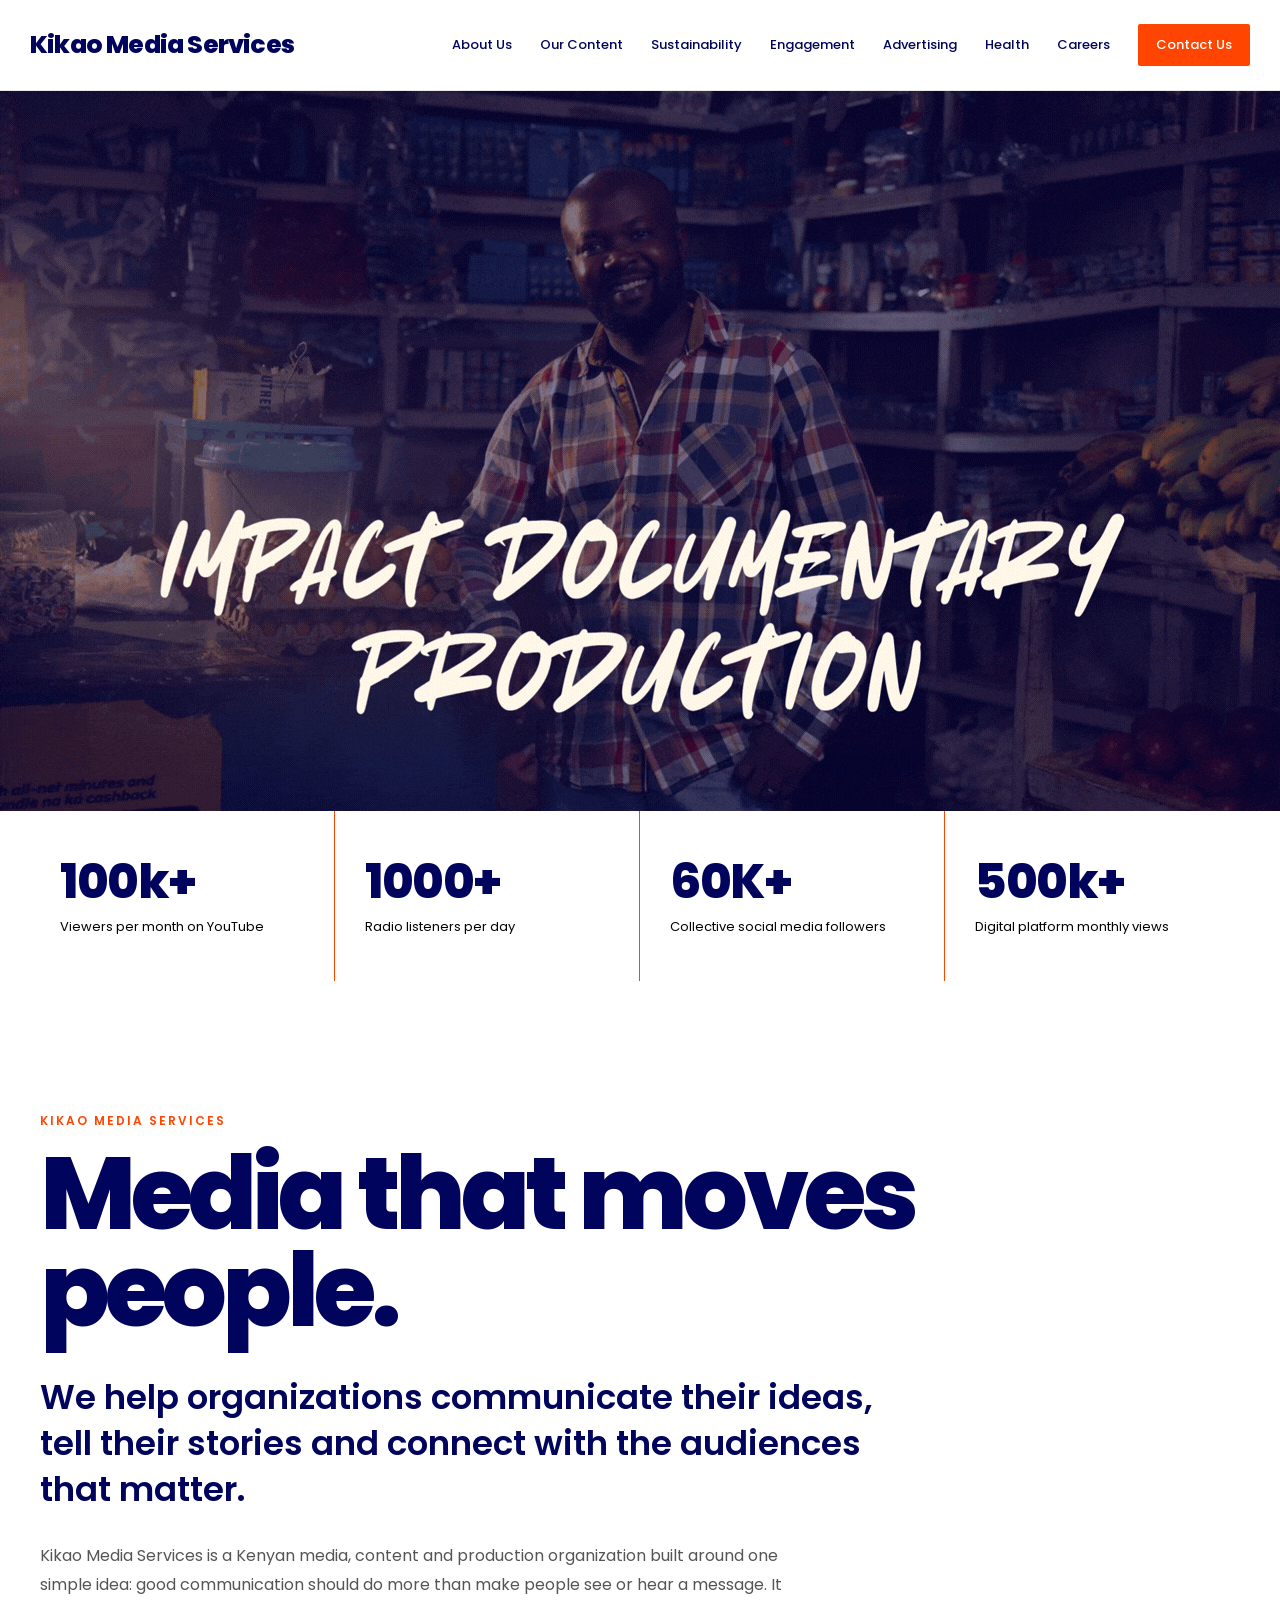
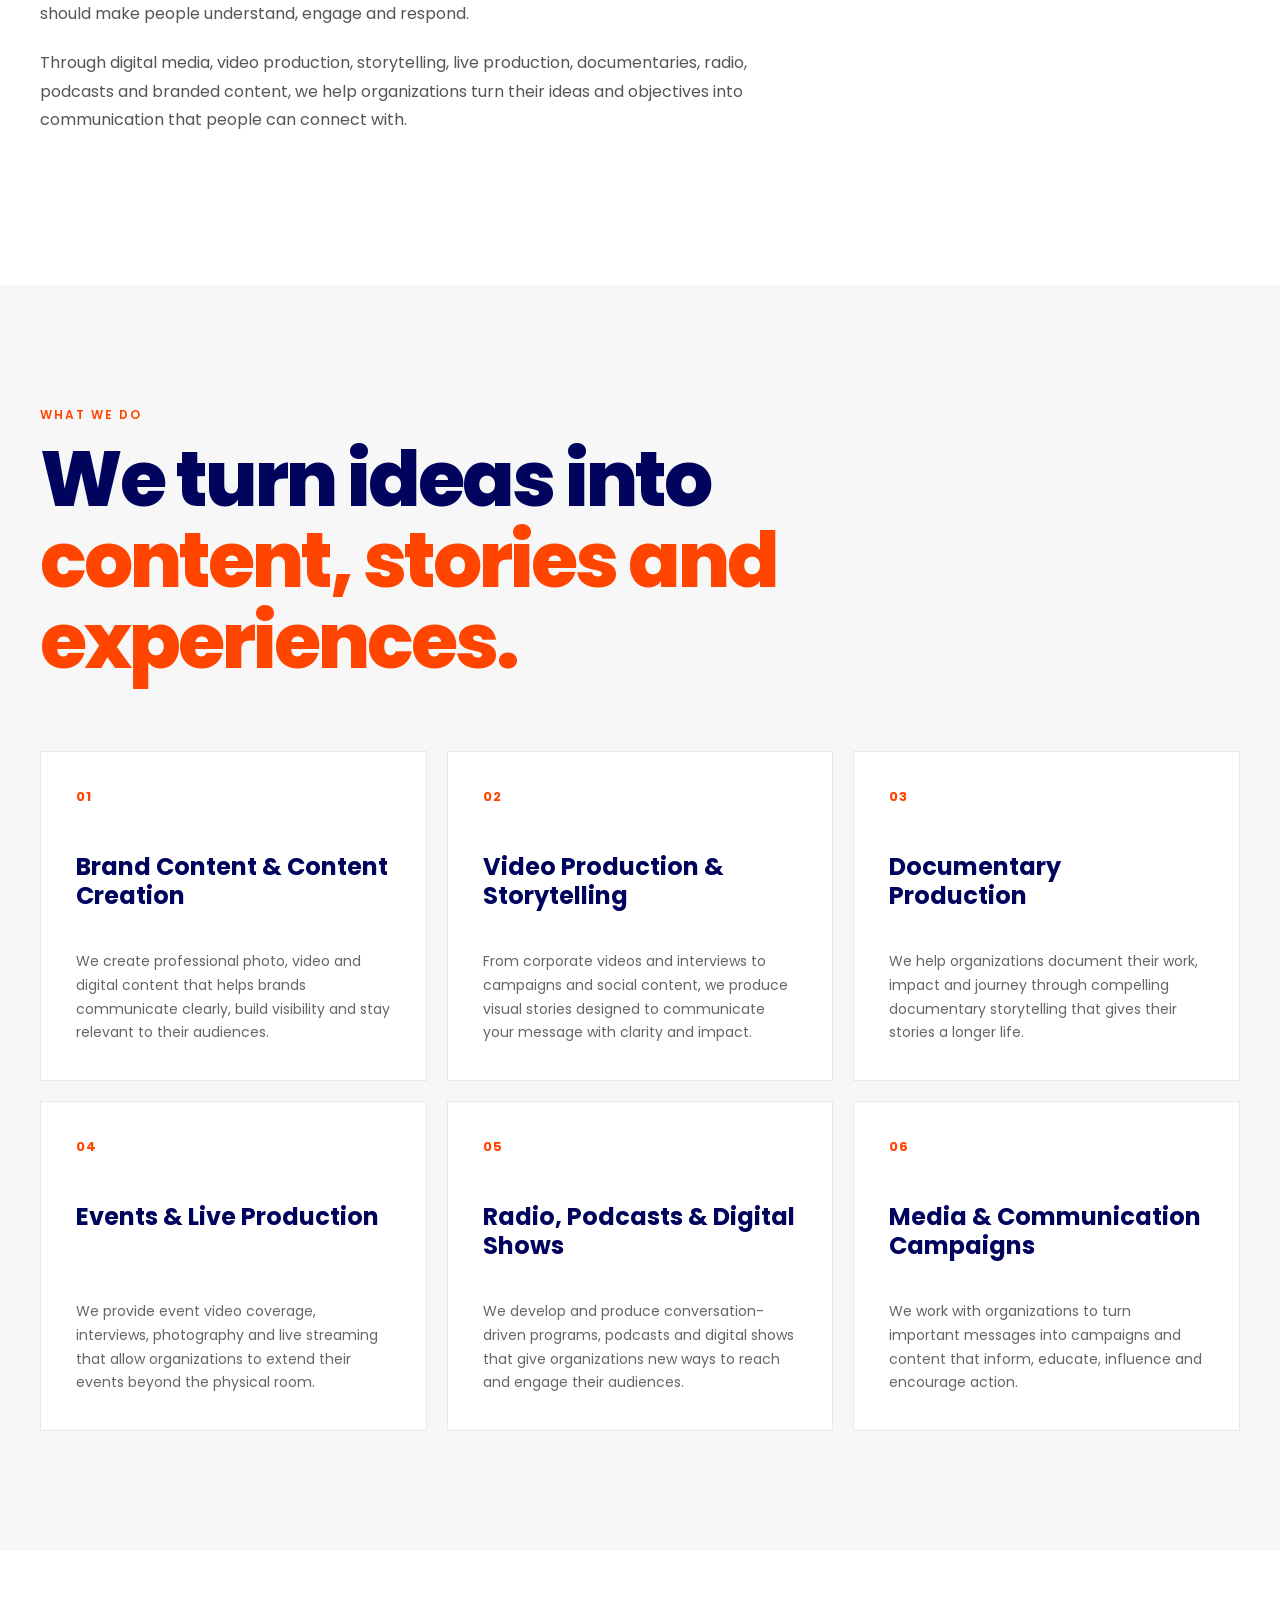
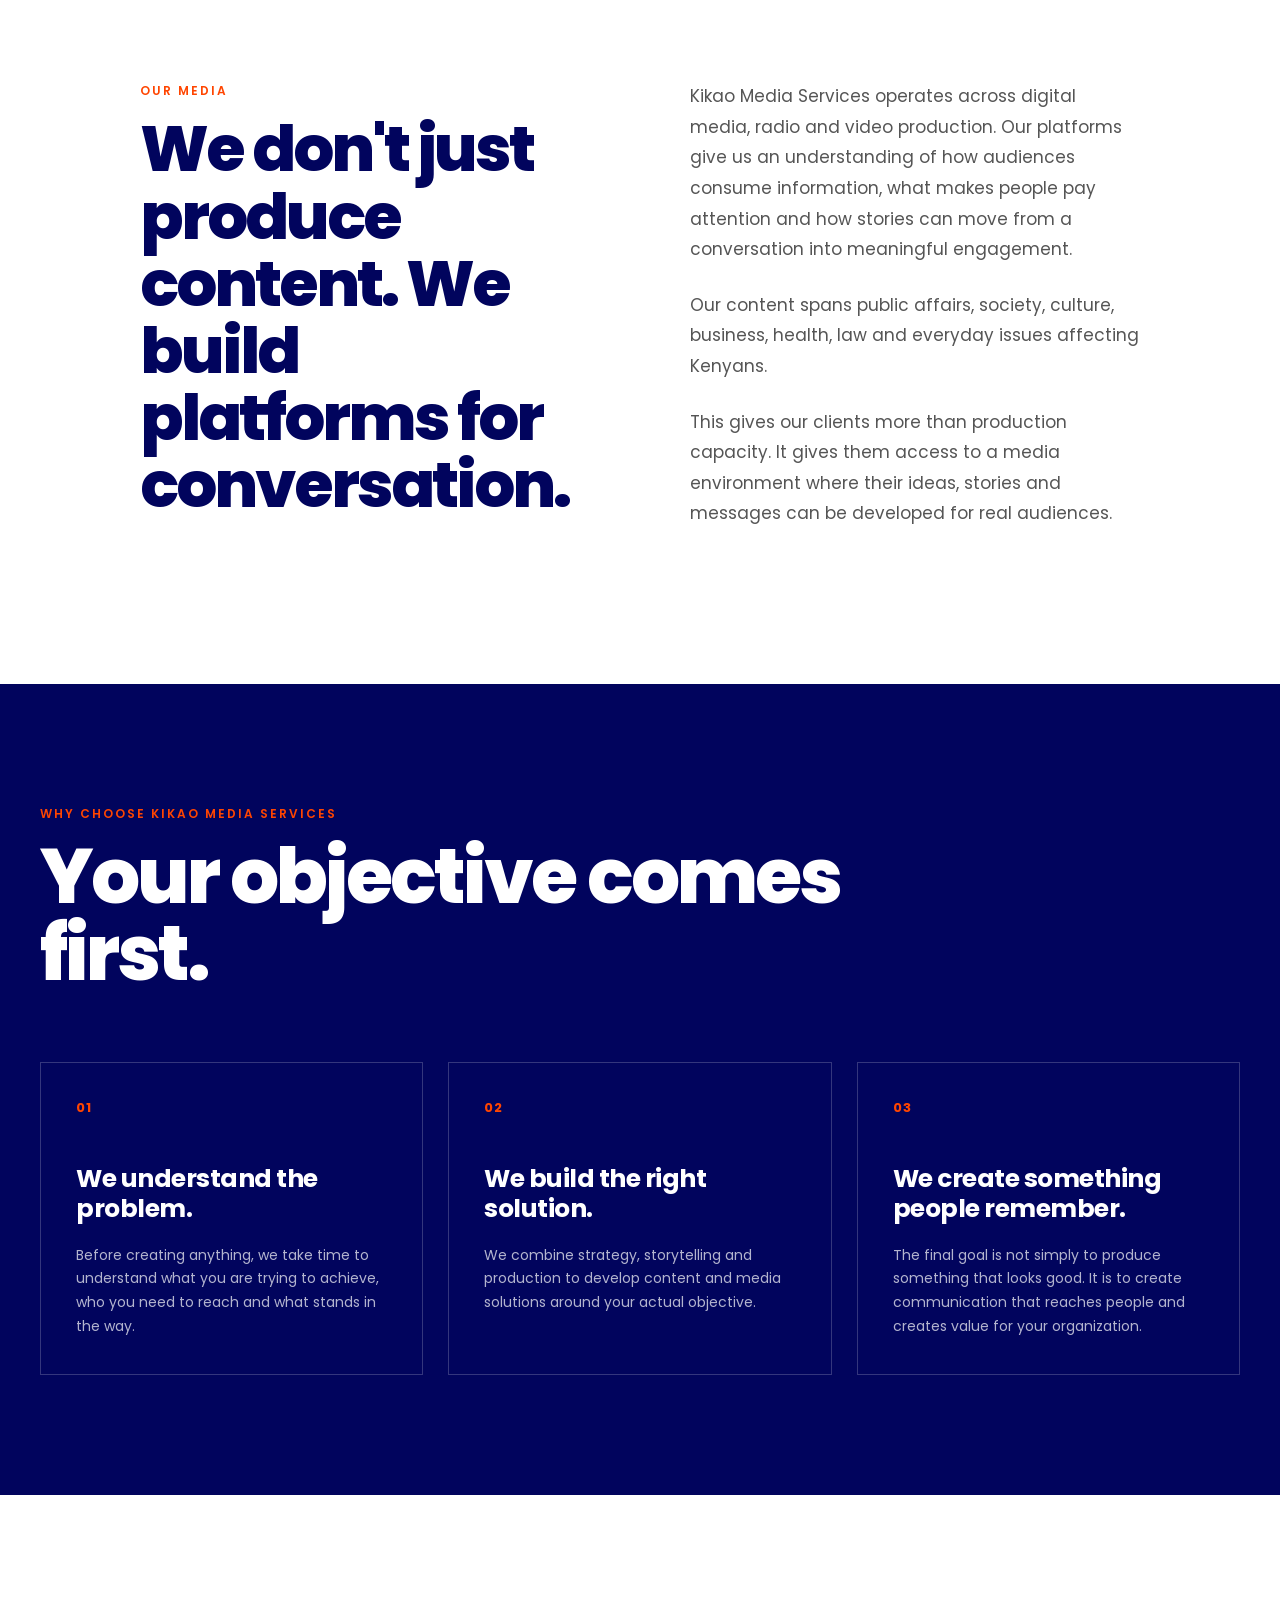
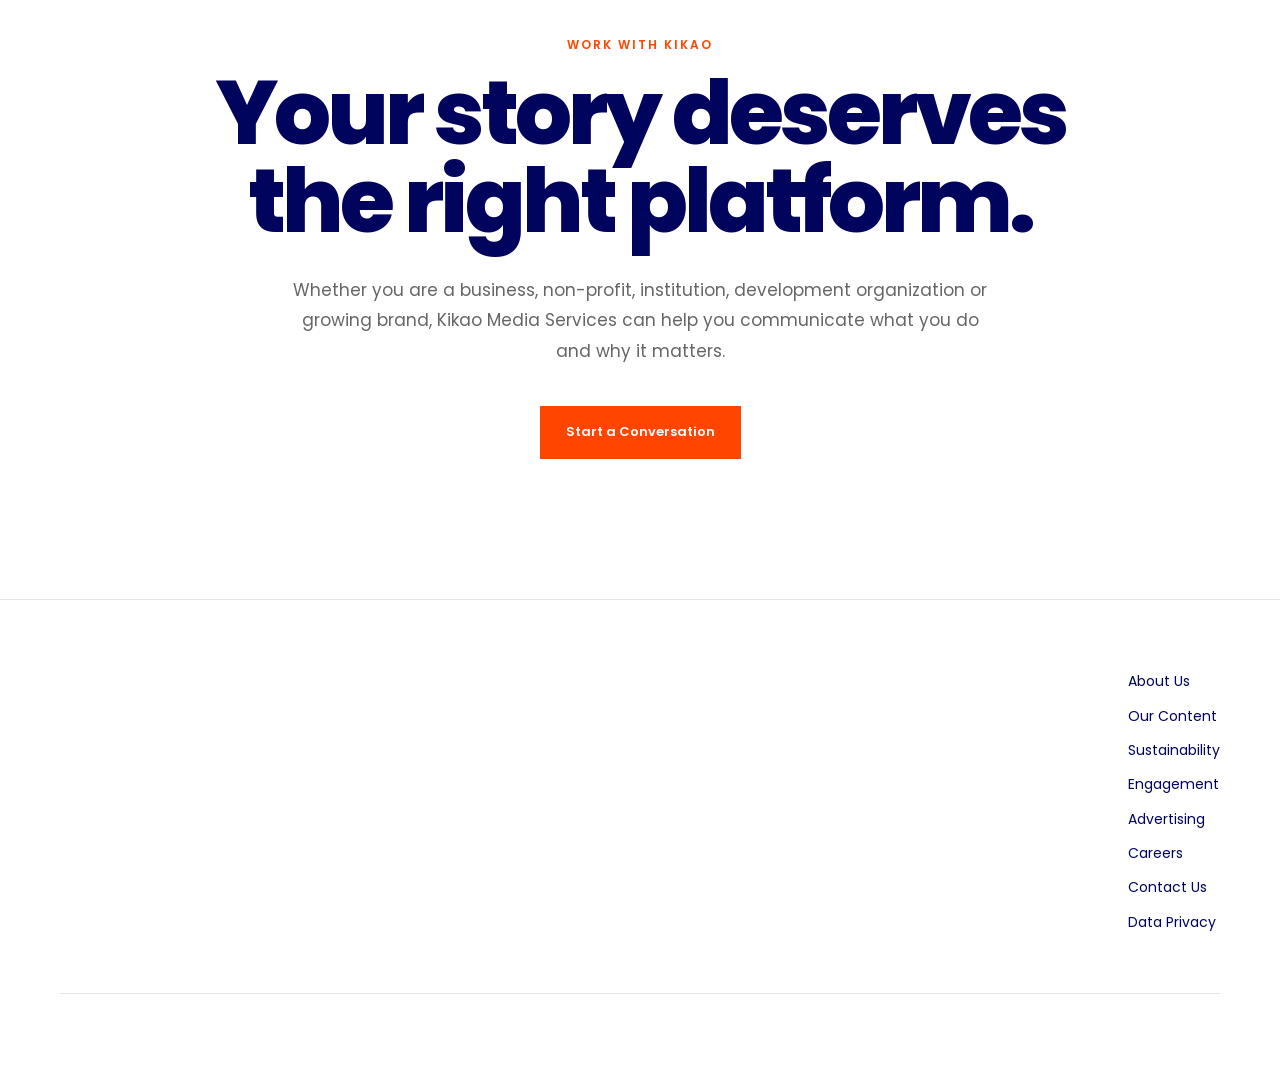
<file: Kikao Media Website 2/index.html>
<!DOCTYPE html>
<html lang="en">

<head>

    <meta charset="UTF-8">

    <meta name="viewport" content="width=device-width, initial-scale=1.0">

    <title>Media, Production & Communication Services In Kenya | Kikao Media Services</title>

    <meta
        name="description"
        content="Kikao Media Services is a Kenyan media and production organization helping businesses, organizations and brands communicate through content, storytelling, digital media and production."
    >

    <!-- Google Fonts -->

    <link rel="preconnect" href="https://fonts.googleapis.com">

    <link rel="preconnect"
          href="https://fonts.gstatic.com"
          crossorigin>

    <link
        href="https://fonts.googleapis.com/css2?family=Poppins:wght@400;500;600;700;800&display=swap"
        rel="stylesheet"
    >

    <!-- Main CSS -->

    <link rel="stylesheet" href="kikao.css">

</head>


<body>


<!-- =========================================
     HEADER
========================================= -->

<header class="site-header">

    <div class="header-container">

        <!-- LOGO -->

        <a href="index.html" class="logo">
            Kikao Media Services
        </a>


        <!-- DESKTOP NAVIGATION -->

        <nav class="desktop-nav">

            <a href="about.html">
                About Us
            </a>

            <a href="content.html">
                Our Content
            </a>

            <a href="sustainability.html">
                Sustainability
            </a>

            <a href="engagement.html">
                Engagement
            </a>

            <a href="advertising.html">
                Advertising
            </a>

            <a href="https://thehealthagency.vercel.app/">
                Health
            </a>

            <a href="careers.html">
                Careers
            </a>

            <a href="contact.html" class="contact-link">
                Contact Us
            </a>

        </nav>


        <!-- MOBILE MENU BUTTON -->

        <button
            class="menu-button"
            id="menuButton"
            aria-label="Open navigation menu"
            aria-expanded="false"
        >

            <span></span>
            <span></span>
            <span></span>

        </button>

    </div>


    <!-- MOBILE NAVIGATION -->

    <nav class="mobile-nav" id="mobileNav">

        <a href="about.html">
            About Us
        </a>

        <a href="content.html">
            Our Content
        </a>

        <a href="sustainability.html">
            Sustainability
        </a>

        <a href="engagement.html">
            Engagement
        </a>

        <a href="advertising.html">
            Advertising
        </a>

        <a href="https://thehealthagency.vercel.app/">
                Health
            </a>

        <a href="careers.html">
            Careers
        </a>

        <a href="privacy.html">
            Privacy
        </a>

        <a href="contact.html">
            Contact Us
        </a>

    </nav>

</header>



<!-- =========================================
     HERO / BANNER
========================================= -->

<section class="hero">

    <img
        src="Kikao Thumbnails.gif"
        alt="Kikao Media Services"
        class="hero-image"
    >

</section>



<!-- =========================================
     AUDIENCE STATISTICS
========================================= -->

<section class="stats">

    <div class="stats-container">


        <div class="stat-item">

            <div class="stat-number">
                100k+
            </div>

            <div class="stat-label">
                Viewers per month on YouTube
            </div>

        </div>


        <div class="stat-item">

            <div class="stat-number">
                1000+
            </div>

            <div class="stat-label">
                Radio listeners per day
            </div>

        </div>


        <div class="stat-item">

            <div class="stat-number">
                60K+
            </div>

            <div class="stat-label">
                Collective social media followers
            </div>

        </div>


        <div class="stat-item">

            <div class="stat-number">
                500k+
            </div>

            <div class="stat-label">
                Digital platform monthly views
            </div>

        </div>

    </div>

</section>



<!-- =========================================
     INTRODUCTION
========================================= -->

<section class="intro-section">

    <div class="intro-container">


        <p class="section-eyebrow">
            KIKAO MEDIA SERVICES
        </p>


        <h1>
            Media that moves people.
        </h1>


        <p class="intro-lead">

            We help organizations communicate their ideas,
            tell their stories and connect with the audiences
            that matter.

        </p>


        <p class="intro-text">

            Kikao Media Services is a Kenyan media, content and
            production organization built around one simple idea:
            good communication should do more than make people
            see or hear a message. It should make people understand,
            engage and respond.

        </p>


        <p class="intro-text">

            Through digital media, video production, storytelling,
            live production, documentaries, radio, podcasts and
            branded content, we help organizations turn their
            ideas and objectives into communication that people
            can connect with.

        </p>

    </div>

</section>



<!-- =========================================
     WHAT WE DO
========================================= -->

<section class="services-section">

    <div class="services-container">


        <div class="services-heading">

            <p class="section-eyebrow">
                WHAT WE DO
            </p>

            <h2>
                We turn ideas into
                <span>content, stories and experiences.</span>
            </h2>

        </div>



        <div class="services-grid">


            <!-- SERVICE 01 -->

            <div class="service-card">

                <span class="service-number">
                    01
                </span>

                <h3>
                    Brand Content
                    & Content Creation
                </h3>

                <p>

                    We create professional photo, video and
                    digital content that helps brands communicate
                    clearly, build visibility and stay relevant
                    to their audiences.

                </p>

            </div>



            <!-- SERVICE 02 -->

            <div class="service-card">

                <span class="service-number">
                    02
                </span>

                <h3>
                    Video Production
                    & Storytelling
                </h3>

                <p>

                    From corporate videos and interviews to
                    campaigns and social content, we produce
                    visual stories designed to communicate
                    your message with clarity and impact.

                </p>

            </div>



            <!-- SERVICE 03 -->

            <div class="service-card">

                <span class="service-number">
                    03
                </span>

                <h3>
                    Documentary
                    Production
                </h3>

                <p>

                    We help organizations document their work,
                    impact and journey through compelling
                    documentary storytelling that gives
                    their stories a longer life.

                </p>

            </div>



            <!-- SERVICE 04 -->

            <div class="service-card">

                <span class="service-number">
                    04
                </span>

                <h3>
                    Events & Live
                    Production
                </h3>

                <p>

                    We provide event video coverage, interviews,
                    photography and live streaming that allow
                    organizations to extend their events beyond
                    the physical room.

                </p>

            </div>



            <!-- SERVICE 05 -->

            <div class="service-card">

                <span class="service-number">
                    05
                </span>

                <h3>
                    Radio, Podcasts
                    & Digital Shows
                </h3>

                <p>

                    We develop and produce conversation-driven
                    programs, podcasts and digital shows that
                    give organizations new ways to reach and
                    engage their audiences.

                </p>

            </div>



            <!-- SERVICE 06 -->

            <div class="service-card">

                <span class="service-number">
                    06
                </span>

                <h3>
                    Media & Communication
                    Campaigns
                </h3>

                <p>

                    We work with organizations to turn important
                    messages into campaigns and content that
                    inform, educate, influence and encourage
                    action.

                </p>

            </div>

        </div>

    </div>

</section>



<!-- =========================================
     OUR MEDIA
========================================= -->

<section class="media-section">

    <div class="media-container">


        <div class="media-heading">

            <p class="section-eyebrow">
                OUR MEDIA
            </p>

            <h2>
                We don't just produce
                content. We build
                platforms for conversation.
            </h2>

        </div>


        <div class="media-content">

            <p>

                Kikao Media Services operates across digital
                media, radio and video production. Our platforms
                give us an understanding of how audiences consume
                information, what makes people pay attention and
                how stories can move from a conversation into
                meaningful engagement.

            </p>


            <p>

                Our content spans public affairs, society,
                culture, business, health, law and everyday
                issues affecting Kenyans.

            </p>


            <p>

                This gives our clients more than production
                capacity. It gives them access to a media
                environment where their ideas, stories and
                messages can be developed for real audiences.

            </p>

        </div>

    </div>

</section>



<!-- =========================================
     WHY KIKAO
========================================= -->

<section class="why-section">

    <div class="why-container">


        <div class="why-heading">

            <p class="section-eyebrow">
                WHY CHOOSE KIKAO MEDIA SERVICES
            </p>

            <h2>
                Your objective comes first.
            </h2>

        </div>


        <div class="why-grid">


            <div class="why-item">

                <span class="why-number">
                    01
                </span>

                <h3>
                    We understand
                    the problem.
                </h3>

                <p>

                    Before creating anything, we take time to
                    understand what you are trying to achieve,
                    who you need to reach and what stands in
                    the way.

                </p>

            </div>



            <div class="why-item">

                <span class="why-number">
                    02
                </span>

                <h3>
                    We build the
                    right solution.
                </h3>

                <p>

                    We combine strategy, storytelling and
                    production to develop content and media
                    solutions around your actual objective.

                </p>

            </div>



            <div class="why-item">

                <span class="why-number">
                    03
                </span>

                <h3>
                    We create something
                    people remember.
                </h3>

                <p>

                    The final goal is not simply to produce
                    something that looks good. It is to create
                    communication that reaches people and
                    creates value for your organization.

                </p>

            </div>

        </div>

    </div>

</section>



<!-- =========================================
     PARTNERS
========================================= -->

<section class="partnership-section">

    <div class="partnership-container">


        <p class="section-eyebrow">
            WORK WITH KIKAO
        </p>


        <h2>
            Your story deserves
            the right platform.
        </h2>


        <p>

            Whether you are a business, non-profit,
            institution, development organization or
            growing brand, Kikao Media Services can help
            you communicate what you do and why it matters.

        </p>


        <a
            href="contact.html"
            class="primary-button"
        >
            Start a Conversation
        </a>

    </div>

</section>



<!-- =========================================
     FOOTER
========================================= -->

<footer class="site-footer">

    <div class="footer-container">


        <div class="footer-brand">

            <div class="footer-logo">
                Kikao Media Services
            </div>

            <p>

                Media, content and communication solutions
                built to move people.

            </p>

        </div>



        <div class="footer-links">

            <a href="about.html">
                About Us
            </a>

            <a href="content.html">
                Our Content
            </a>

            <a href="sustainability.html">
                Sustainability
            </a>

            <a href="engagement.html">
                Engagement
            </a>

            <a href="advertising.html">
                Advertising
            </a>

            <a href="careers.html">
                Careers
            </a>

            <a href="contact.html">
                Contact Us
            </a>

            <a href="privacy.html">
                Data Privacy
            </a>

        </div>

    </div>



    <div class="footer-bottom">

        <p>
            © 2026 Kikao Media Services. All rights reserved.
        </p>

    </div>

</footer>



<!-- =========================================
     JAVASCRIPT
========================================= -->

<script>

const menuButton = document.getElementById("menuButton");
const mobileNav = document.getElementById("mobileNav");


menuButton.addEventListener("click", function () {

    const isOpen =
        mobileNav.classList.toggle("active");


    menuButton.setAttribute(
        "aria-expanded",
        isOpen
    );

});


/* Close mobile menu after clicking a link */

const mobileLinks =
    mobileNav.querySelectorAll("a");


mobileLinks.forEach(function (link) {

    link.addEventListener("click", function () {

        mobileNav.classList.remove("active");

        menuButton.setAttribute(
            "aria-expanded",
            "false"
        );

    });

});

</script>


</body>

</html>
</file>
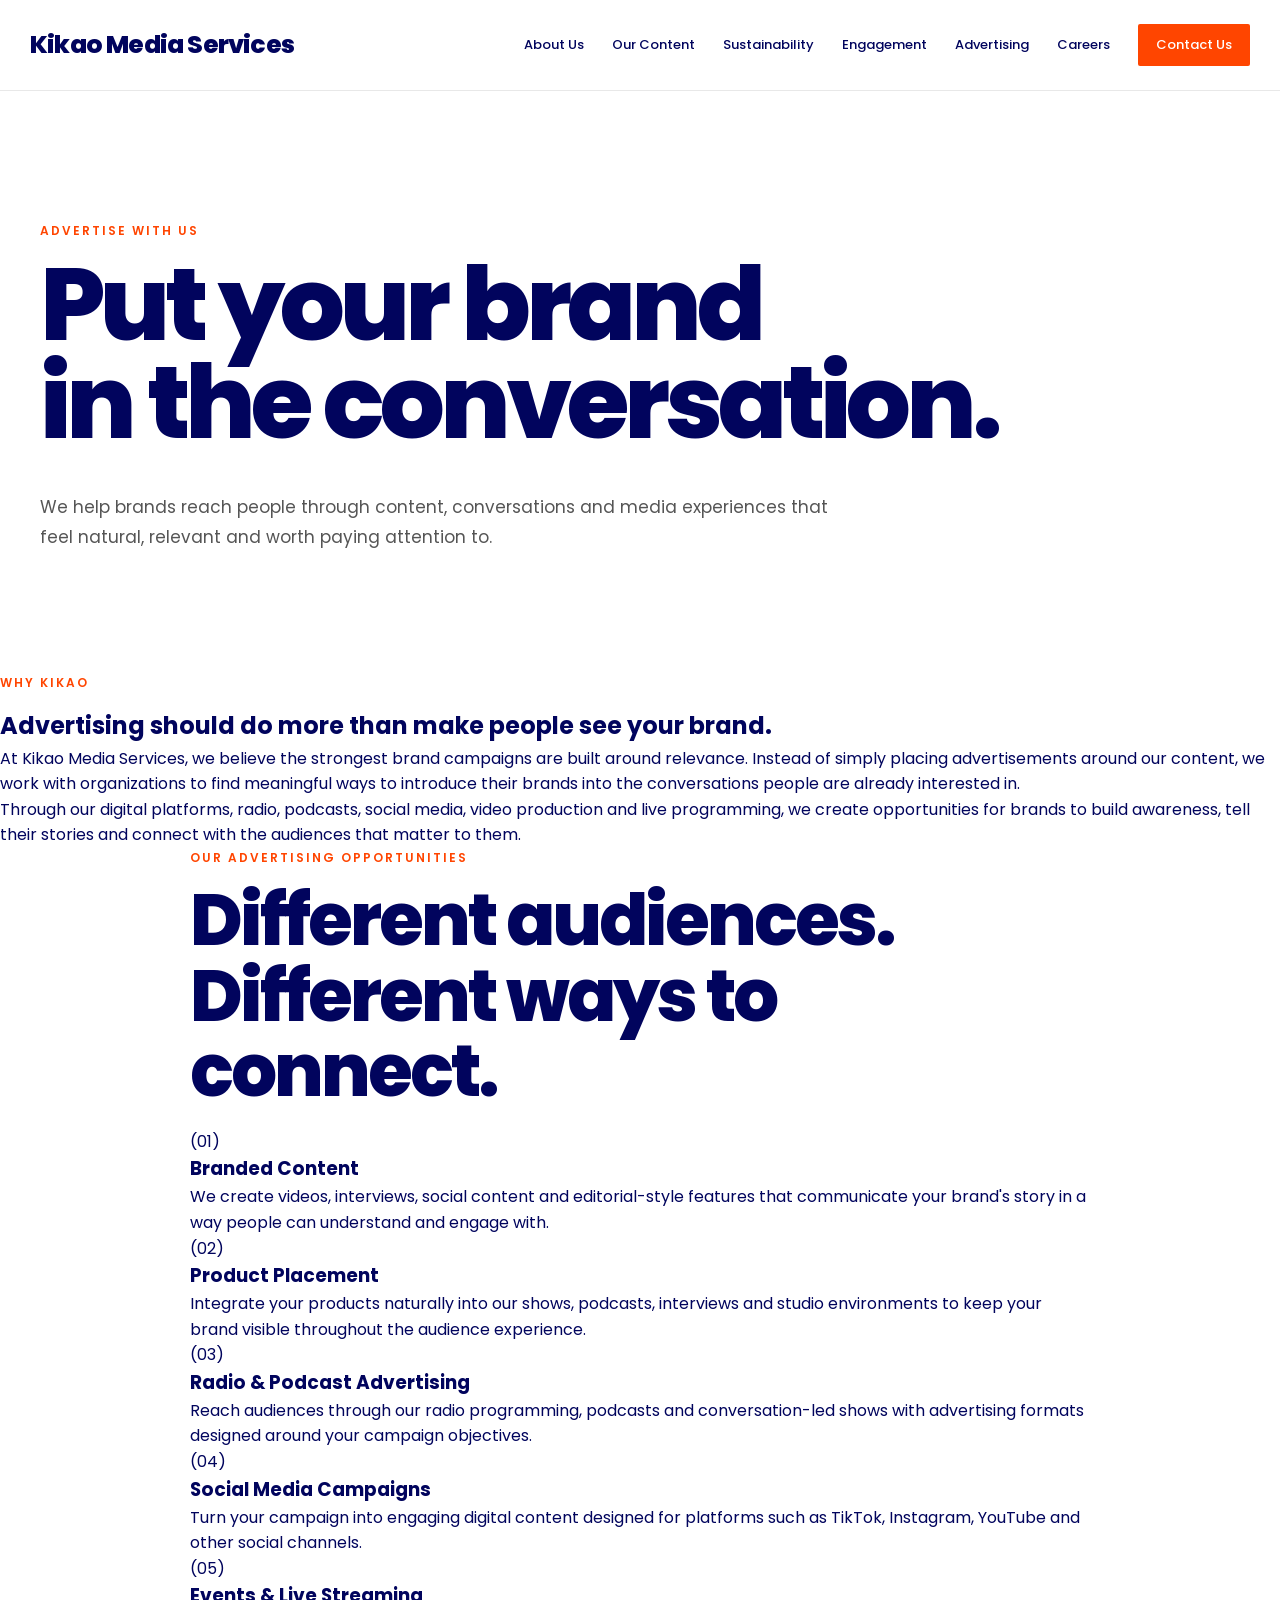
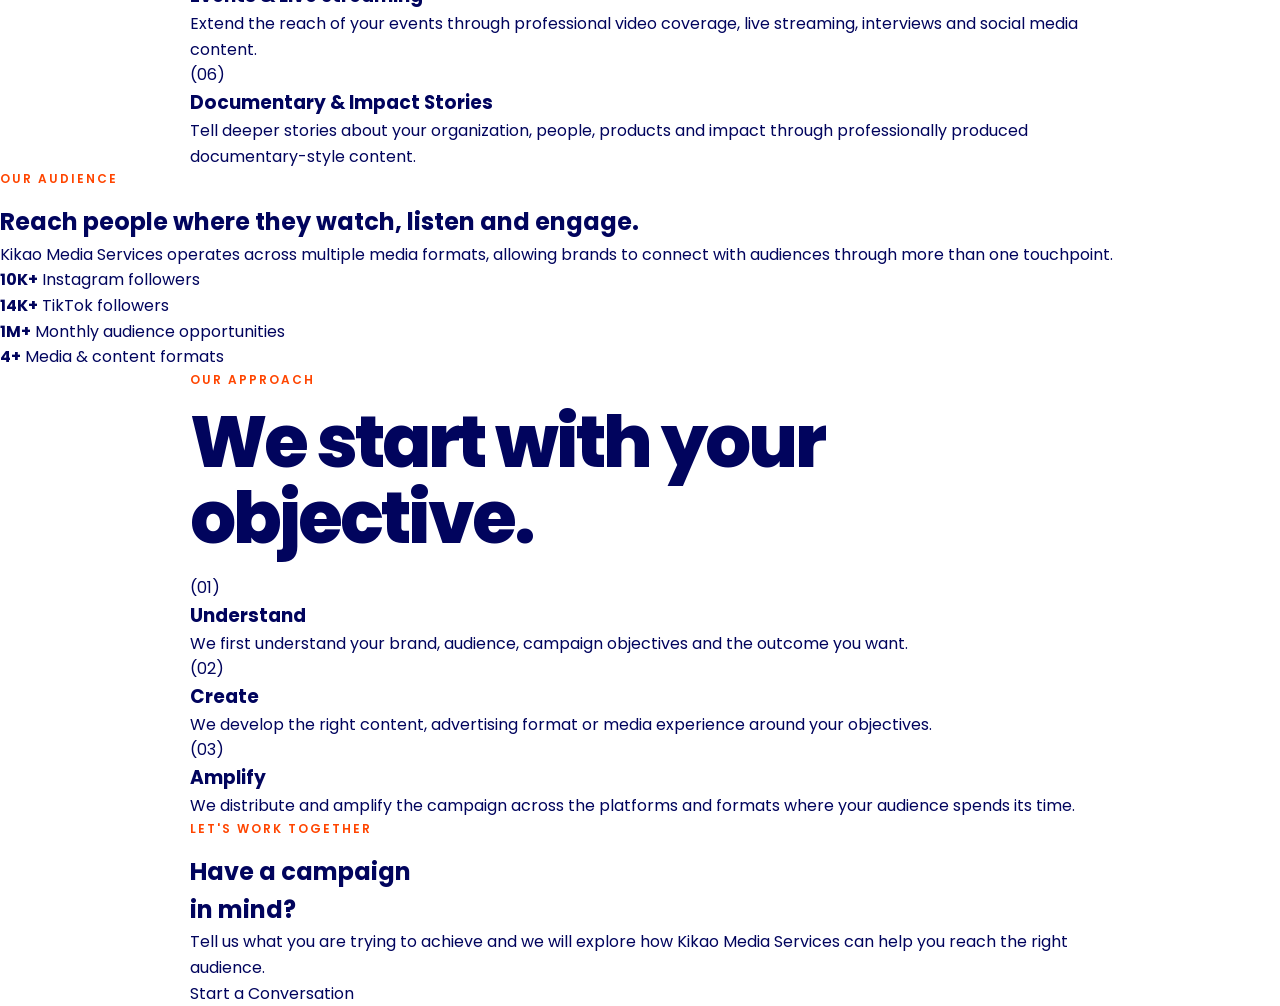
<file: Kikao Media Website 2/advertise.html>
<!DOCTYPE html>
<html lang="en">
<head>
    <meta charset="UTF-8">
    <meta name="viewport" content="width=device-width, initial-scale=1.0">

    <title>Advertise With Us | Kikao Media Services</title>

    <!-- Google Font -->
    <link rel="preconnect" href="https://fonts.googleapis.com">
    <link rel="preconnect" href="https://fonts.gstatic.com" crossorigin>
    <link href="https://fonts.googleapis.com/css2?family=Poppins:wght@400;500;600;700;800&display=swap" rel="stylesheet">

    <!-- Kikao Stylesheet -->
    <link rel="stylesheet" href="kikao.css">
</head>

<body>

<!-- =========================================
     HEADER
========================================= -->

<header class="site-header">

    <div class="header-container">

        <a href="index.html" class="logo">
            Kikao Media Services
        </a>

        <!-- Desktop Navigation -->

        <nav class="desktop-nav">

            <a href="about.html">About Us</a>
            <a href="content.html">Our Content</a>
            <a href="sustainability.html">Sustainability</a>
            <a href="engagement.html">Engagement</a>
            <a href="advertising.html" class="active">Advertising</a>
            <a href="careers.html">Careers</a>
            <a href="contact.html" class="contact-link">Contact Us</a>

        </nav>


        <!-- Mobile Menu Button -->

        <button class="menu-button" aria-label="Open menu">

            <span></span>
            <span></span>
            <span></span>

        </button>

    </div>


    <!-- Mobile Navigation -->

    <nav class="mobile-nav">

        <a href="about.html">About Us</a>
        <a href="content.html">Our Content</a>
        <a href="sustainability.html">Sustainability</a>
        <a href="engagement.html">Engagement</a>
        <a href="advertising.html">Advertising</a>
        <a href="careers.html">Careers</a>
        <a href="contact.html">Contact Us</a>

    </nav>

</header>


<!-- =========================================
     PAGE INTRO
========================================= -->

<main>

<section class="page-intro">

    <div class="page-intro-container">

        <p class="section-eyebrow">
            ADVERTISE WITH US
        </p>

        <h1>
            Put your brand<br>
            in the conversation.
        </h1>

        <p class="page-intro-text">
            We help brands reach people through content, conversations
            and media experiences that feel natural, relevant and worth
            paying attention to.
        </p>

    </div>

</section>


<!-- =========================================
     WHY ADVERTISE WITH KIKAO
========================================= -->

<section class="advertising-section">

    <div class="advertising-container">

        <div class="advertising-heading">

            <p class="section-eyebrow">
                WHY KIKAO
            </p>

            <h2>
                Advertising should do more than make people see your brand.
            </h2>

        </div>


        <div class="advertising-copy">

            <p>
                At Kikao Media Services, we believe the strongest brand
                campaigns are built around relevance. Instead of simply
                placing advertisements around our content, we work with
                organizations to find meaningful ways to introduce their
                brands into the conversations people are already interested in.
            </p>

            <p>
                Through our digital platforms, radio, podcasts, social media,
                video production and live programming, we create opportunities
                for brands to build awareness, tell their stories and connect
                with the audiences that matter to them.
            </p>

        </div>

    </div>

</section>


<!-- =========================================
     ADVERTISING OPPORTUNITIES
========================================= -->

<section class="advertising-opportunities">

    <div class="section-container">

        <p class="section-eyebrow">
            OUR ADVERTISING OPPORTUNITIES
        </p>

        <h2>
            Different audiences.<br>
            Different ways to connect.
        </h2>


        <div class="advertising-grid">


            <!-- 01 -->

            <article class="advertising-card">

                <span class="card-number">(01)</span>

                <h3>
                    Branded Content
                </h3>

                <p>
                    We create videos, interviews, social content and
                    editorial-style features that communicate your brand's
                    story in a way people can understand and engage with.
                </p>

            </article>


            <!-- 02 -->

            <article class="advertising-card">

                <span class="card-number">(02)</span>

                <h3>
                    Product Placement
                </h3>

                <p>
                    Integrate your products naturally into our shows,
                    podcasts, interviews and studio environments to keep
                    your brand visible throughout the audience experience.
                </p>

            </article>


            <!-- 03 -->

            <article class="advertising-card">

                <span class="card-number">(03)</span>

                <h3>
                    Radio & Podcast Advertising
                </h3>

                <p>
                    Reach audiences through our radio programming,
                    podcasts and conversation-led shows with advertising
                    formats designed around your campaign objectives.
                </p>

            </article>


            <!-- 04 -->

            <article class="advertising-card">

                <span class="card-number">(04)</span>

                <h3>
                    Social Media Campaigns
                </h3>

                <p>
                    Turn your campaign into engaging digital content
                    designed for platforms such as TikTok, Instagram,
                    YouTube and other social channels.
                </p>

            </article>


            <!-- 05 -->

            <article class="advertising-card">

                <span class="card-number">(05)</span>

                <h3>
                    Events & Live Streaming
                </h3>

                <p>
                    Extend the reach of your events through professional
                    video coverage, live streaming, interviews and
                    social media content.
                </p>

            </article>


            <!-- 06 -->

            <article class="advertising-card">

                <span class="card-number">(06)</span>

                <h3>
                    Documentary & Impact Stories
                </h3>

                <p>
                    Tell deeper stories about your organization, people,
                    products and impact through professionally produced
                    documentary-style content.
                </p>

            </article>

        </div>

    </div>

</section>


<!-- =========================================
     OUR AUDIENCE
========================================= -->

<section class="audience-section">

    <div class="audience-container">

        <div class="audience-content">

            <p class="section-eyebrow">
                OUR AUDIENCE
            </p>

            <h2>
                Reach people where they
                watch, listen and engage.
            </h2>

            <p>
                Kikao Media Services operates across multiple media
                formats, allowing brands to connect with audiences through
                more than one touchpoint.
            </p>

        </div>


        <div class="audience-stats">

            <div class="audience-stat">

                <strong>10K+</strong>

                <span>
                    Instagram followers
                </span>

            </div>


            <div class="audience-stat">

                <strong>14K+</strong>

                <span>
                    TikTok followers
                </span>

            </div>


            <div class="audience-stat">

                <strong>1M+</strong>

                <span>
                    Monthly audience opportunities
                </span>

            </div>


            <div class="audience-stat">

                <strong>4+</strong>

                <span>
                    Media & content formats
                </span>

            </div>

        </div>

    </div>

</section>


<!-- =========================================
     CAMPAIGN APPROACH
========================================= -->

<section class="campaign-section">

    <div class="section-container">

        <p class="section-eyebrow">
            OUR APPROACH
        </p>

        <h2>
            We start with your objective.
        </h2>


        <div class="campaign-steps">


            <div class="campaign-step">

                <span>(01)</span>

                <h3>
                    Understand
                </h3>

                <p>
                    We first understand your brand, audience,
                    campaign objectives and the outcome you want.
                </p>

            </div>


            <div class="campaign-step">

                <span>(02)</span>

                <h3>
                    Create
                </h3>

                <p>
                    We develop the right content, advertising format
                    or media experience around your objectives.
                </p>

            </div>


            <div class="campaign-step">

                <span>(03)</span>

                <h3>
                    Amplify
                </h3>

                <p>
                    We distribute and amplify the campaign across
                    the platforms and formats where your audience
                    spends its time.
                </p>

            </div>

        </div>

    </div>

</section>


<!-- =========================================
     CTA
========================================= -->

<section class="advertising-cta">

    <div class="cta-container">

        <p class="section-eyebrow">
            LET'S WORK TOGETHER
        </p>

        <h2>
            Have a campaign<br>
            in mind?
        </h2>

        <p>
            Tell us what you are trying to achieve and we will explore
            how Kikao Media Services can help you reach the right audience.
        </p>

        <a href="contact.html" class="cta-button">
            Start a Conversation
        </a>

    </div>

</section>

</main>


<!-- =========================================
     JAVASCRIPT
========================================= -->

<script>

const menuButton = document.querySelector(".menu-button");
const mobileNav = document.querySelector(".mobile-nav");

menuButton.addEventListener("click", function () {

    mobileNav.classList.toggle("active");

});

</script>

</body>
</html>
</file>
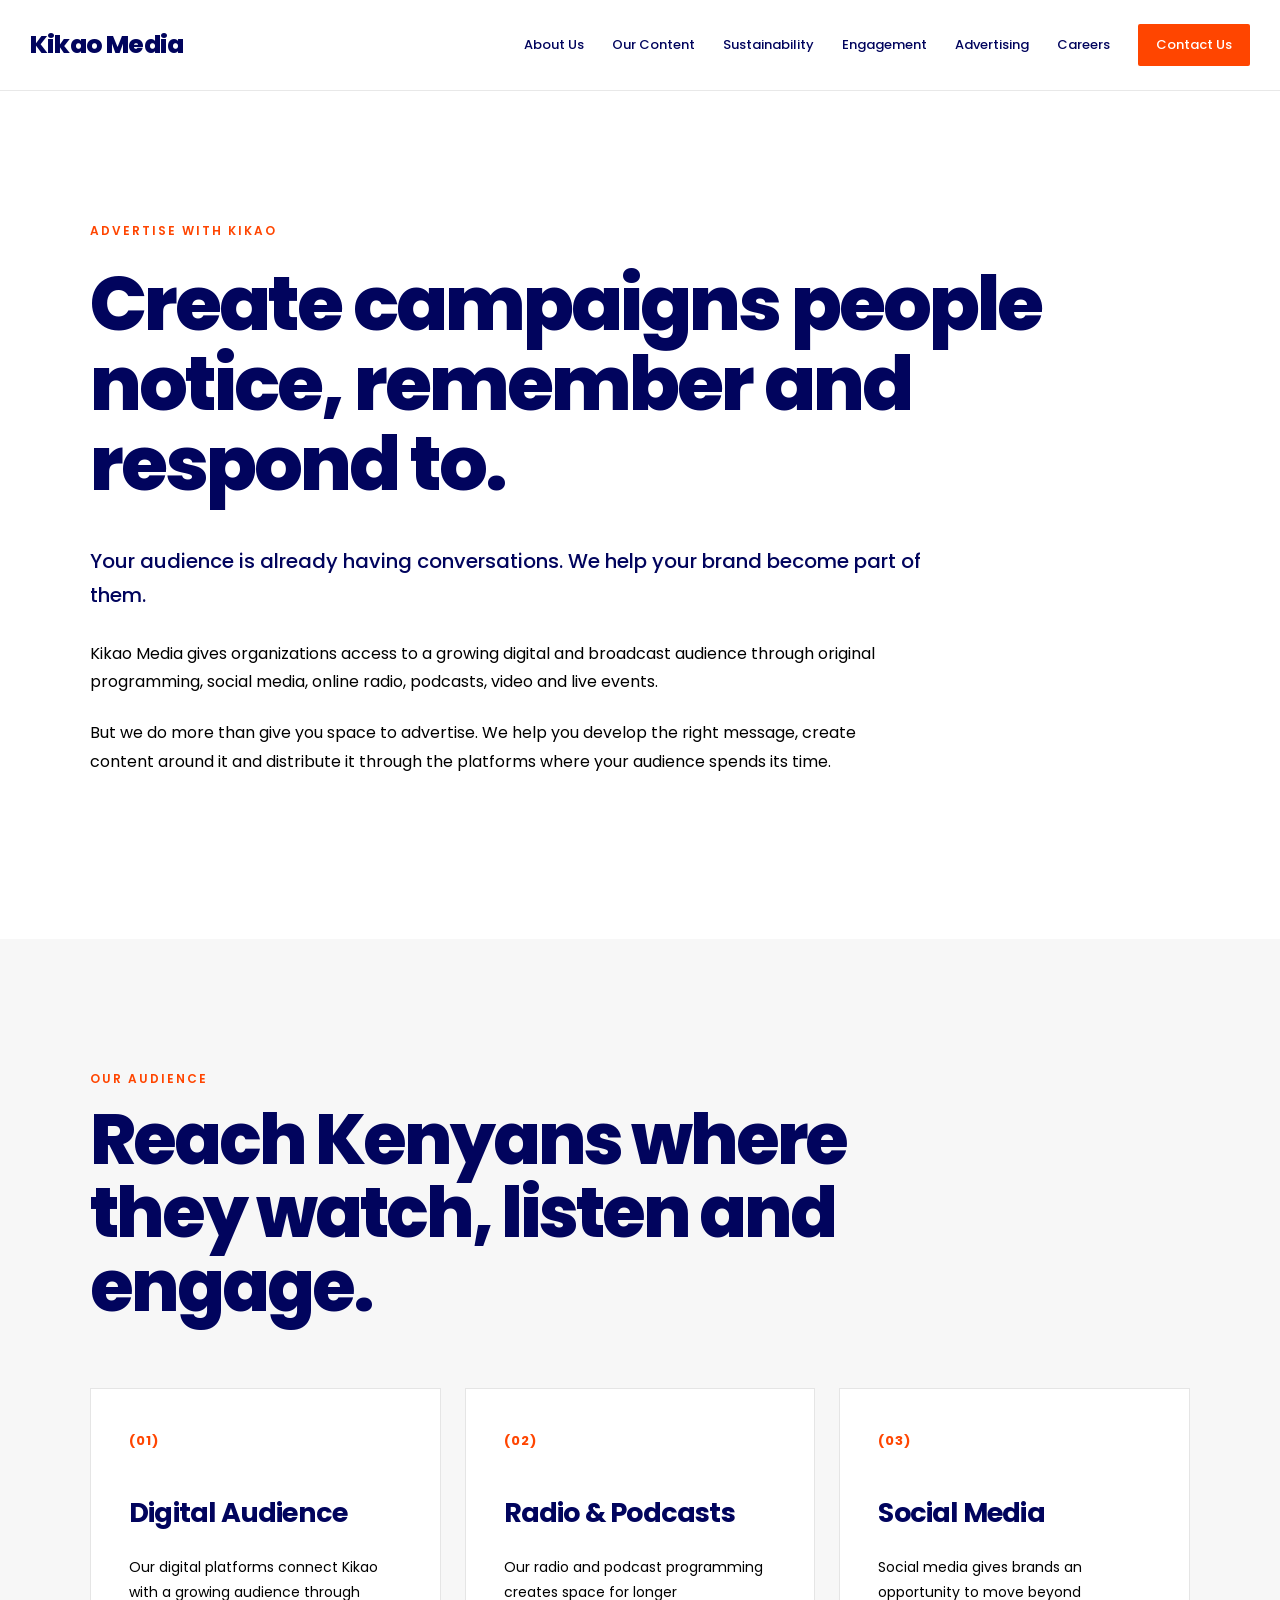
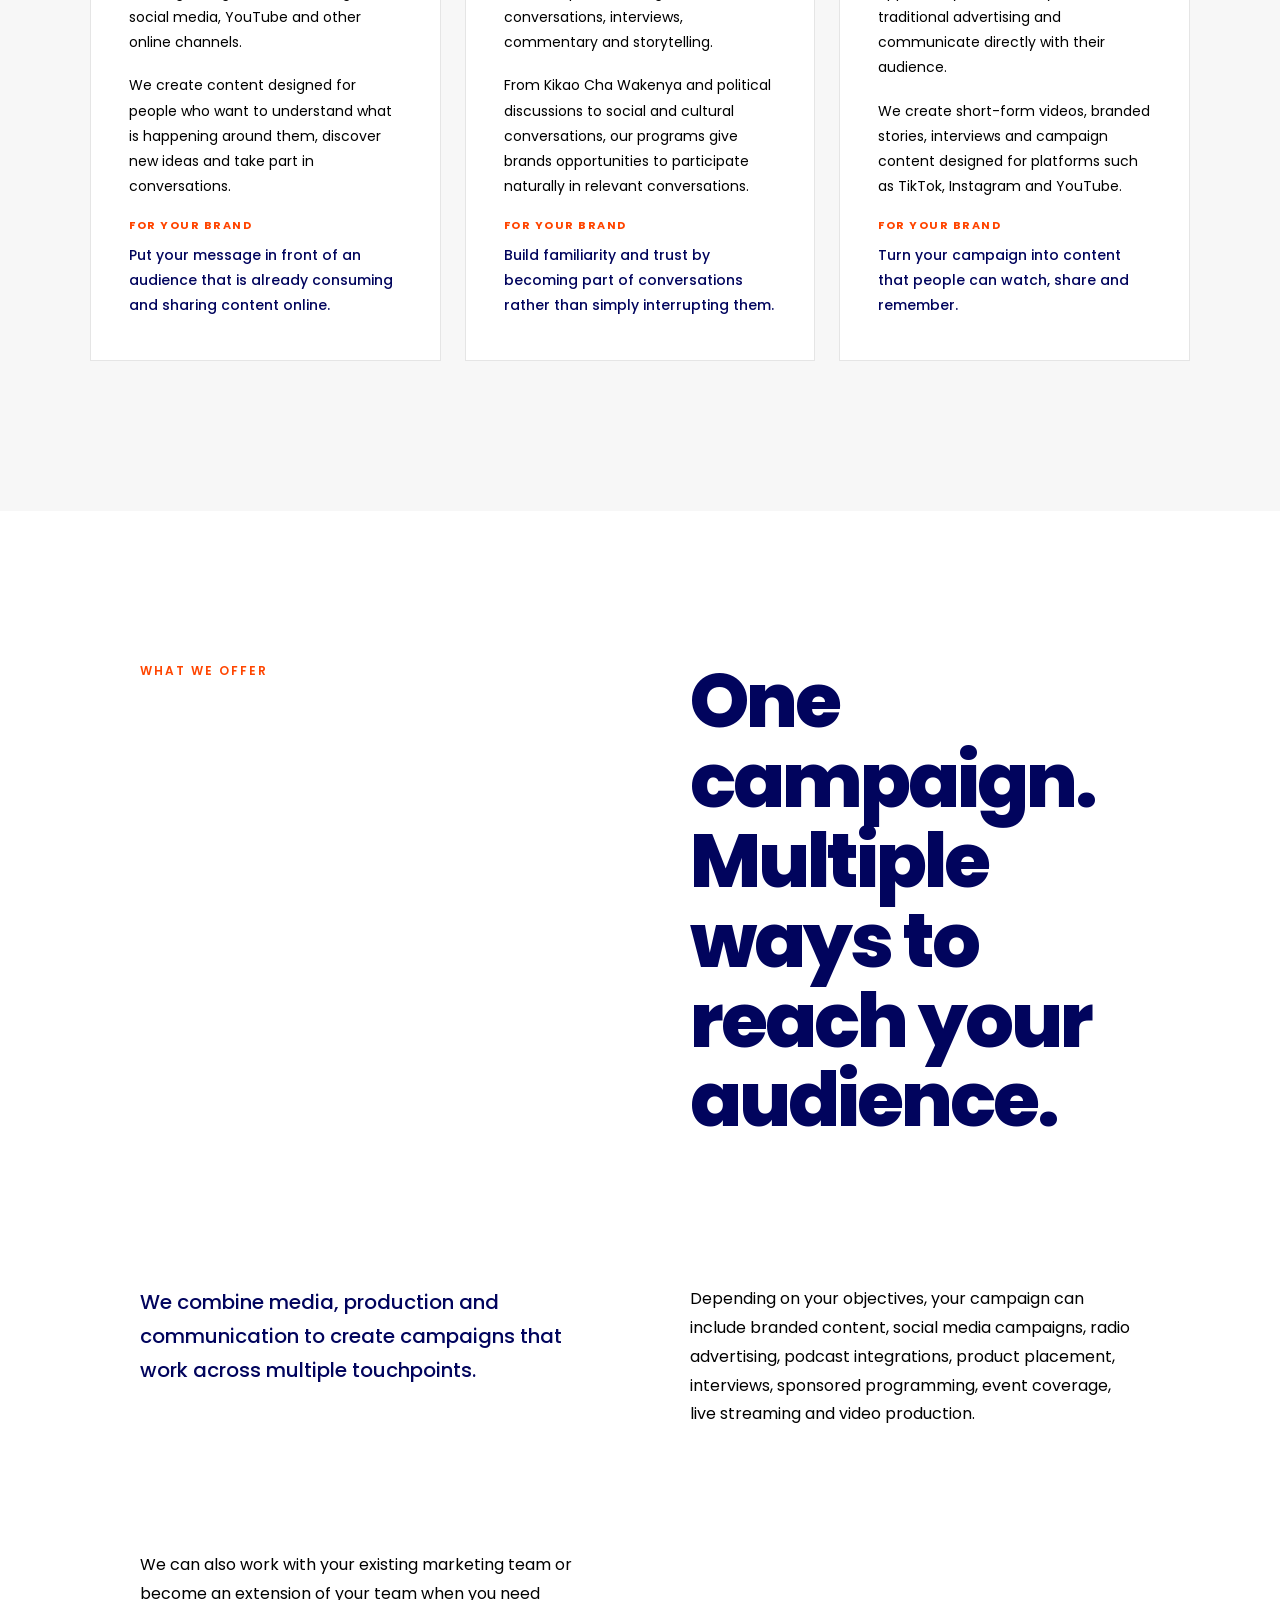
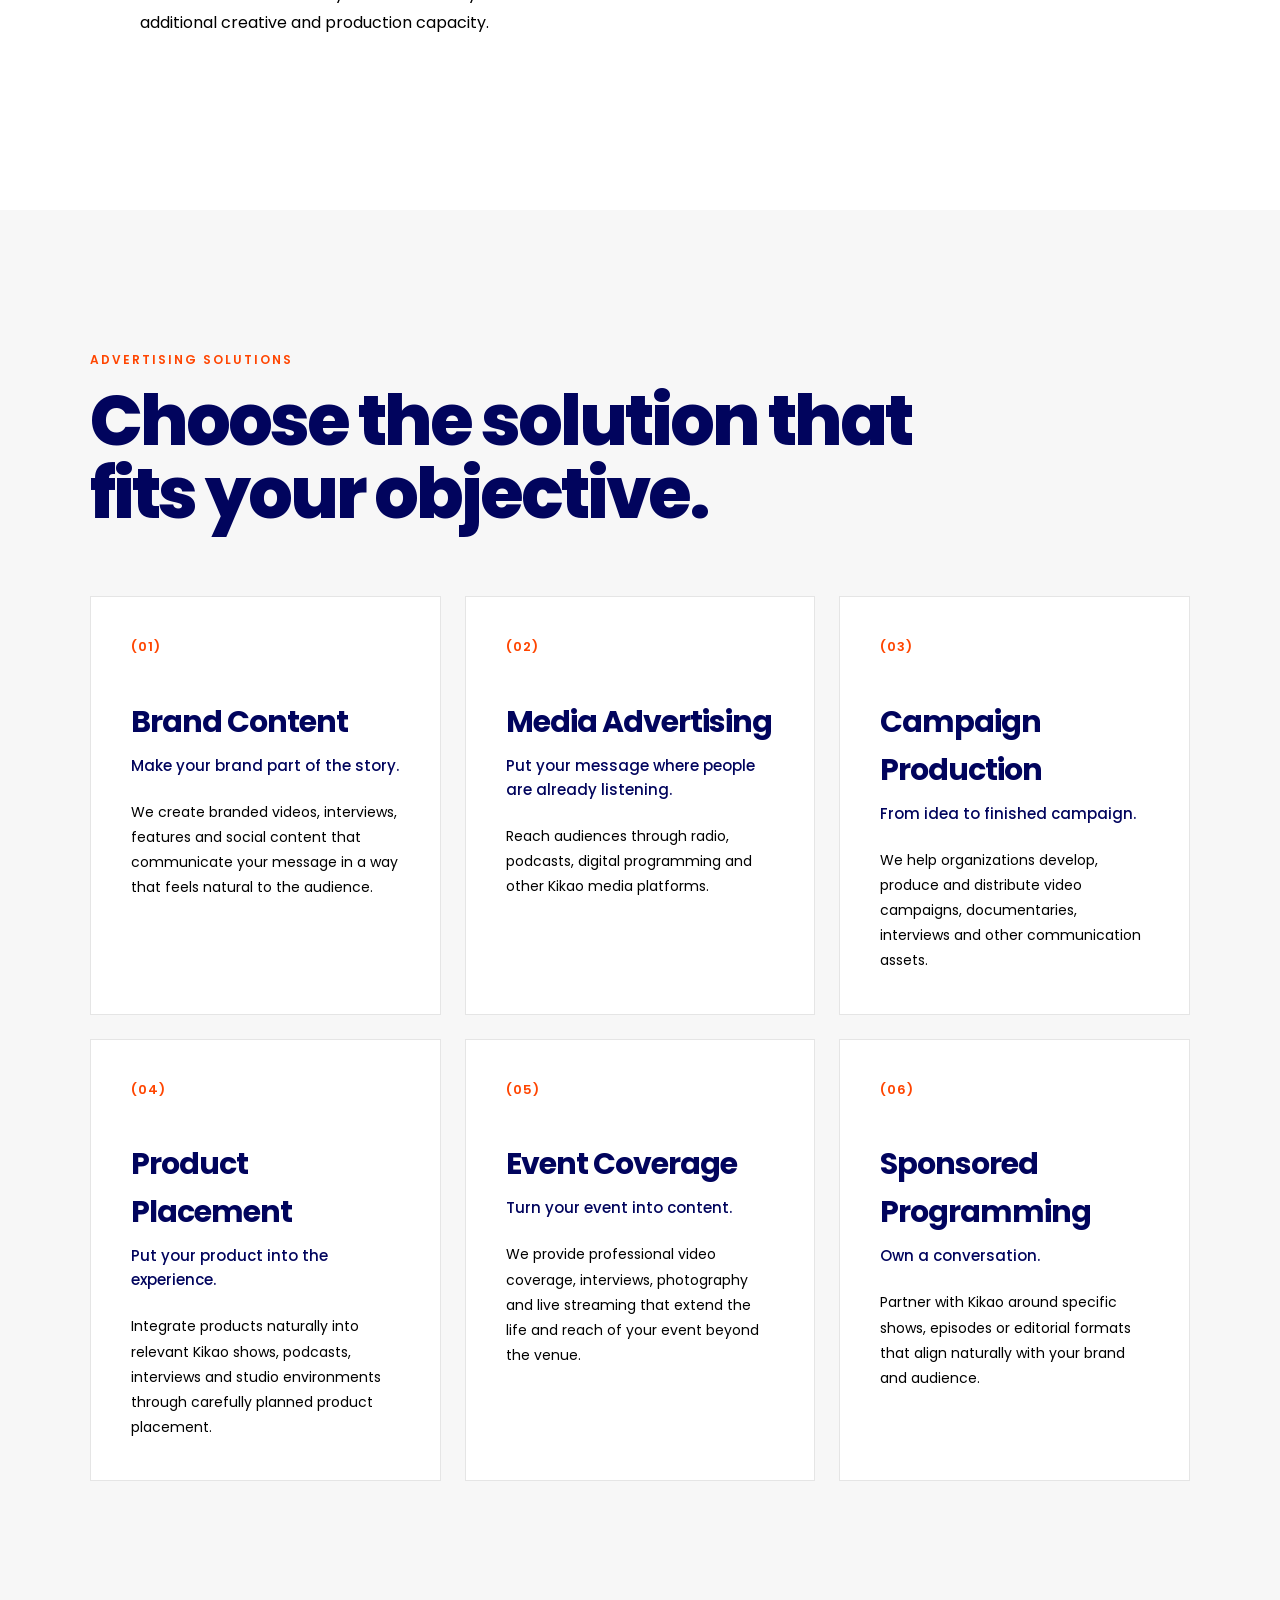
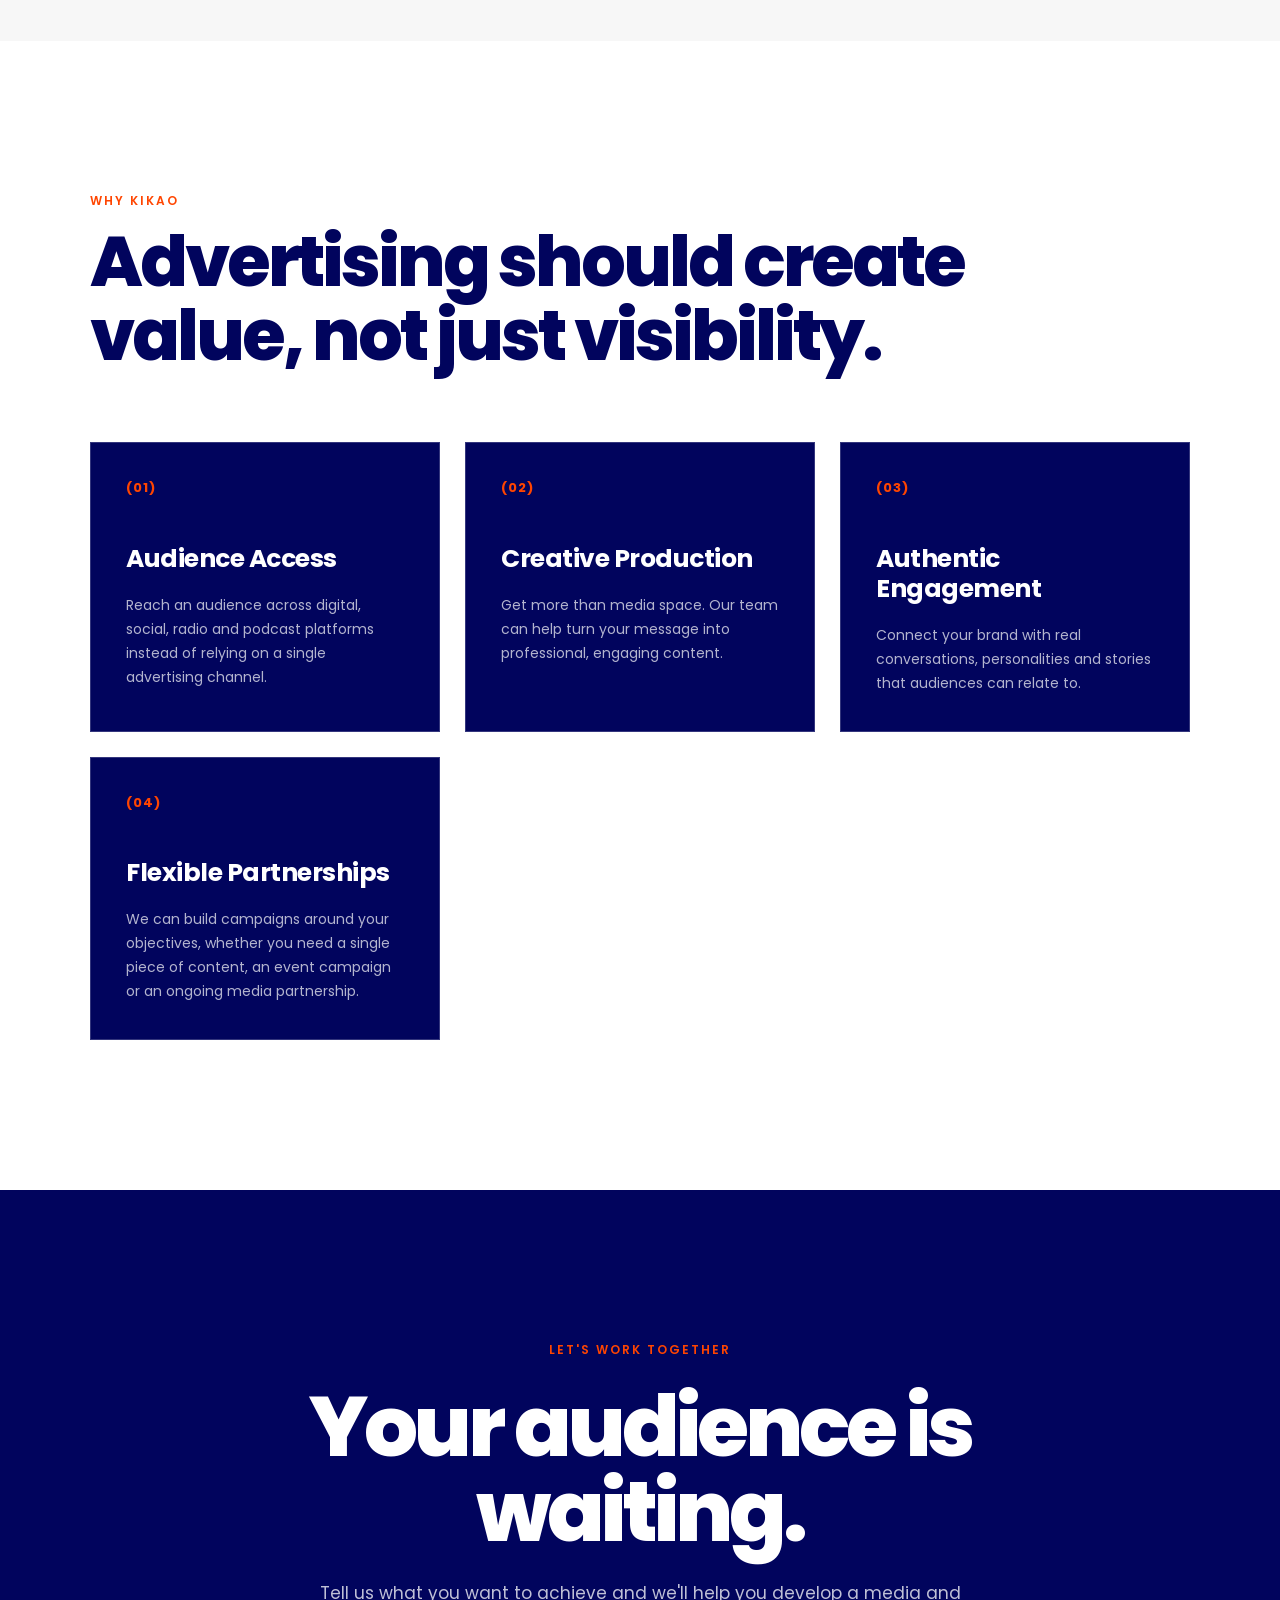
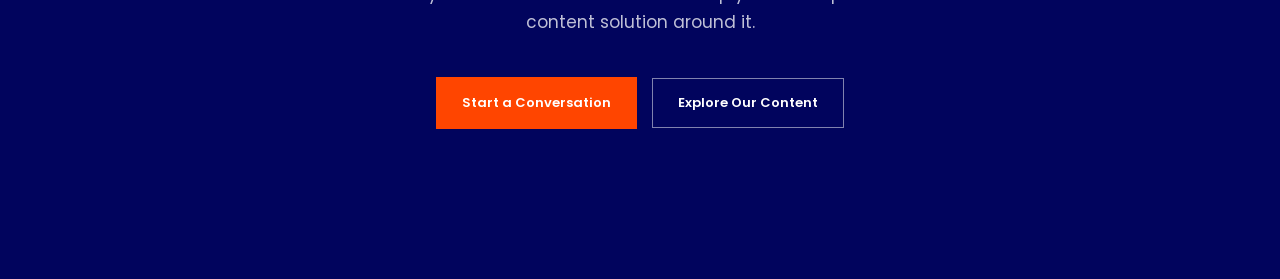
<file: Kikao Media Website 2/advertising.html>
<!DOCTYPE html>
<html lang="en">
<head>
    <meta charset="UTF-8">
    <meta name="viewport" content="width=device-width, initial-scale=1.0">

    <title>Advertise With Us | Kikao Media Services</title>

    <!-- Google Font -->
    <link rel="preconnect" href="https://fonts.googleapis.com">
    <link rel="preconnect" href="https://fonts.gstatic.com" crossorigin>
    <link href="https://fonts.googleapis.com/css2?family=Poppins:wght@400;500;600;700;800&display=swap" rel="stylesheet">

    <!-- Main CSS -->
    <link rel="stylesheet" href="kikao.css">
</head>

<body>


<!-- =========================================
     HEADER
========================================= -->

<header class="site-header">

    <div class="header-container">

        <a href="index.html" class="logo">
            Kikao Media
        </a>

        <nav class="desktop-nav">

            <a href="about.html">About Us</a>
            <a href="content.html">Our Content</a>
            <a href="sustainability.html">Sustainability</a>
            <a href="engagement.html">Engagement</a>
            <a href="advertise.html">Advertising</a>
            <a href="careers.html">Careers</a>
            <a href="contact.html" class="contact-link">Contact Us</a>

        </nav>

        <button class="menu-button" aria-label="Open menu">

            <span></span>
            <span></span>
            <span></span>

        </button>

    </div>


    <nav class="mobile-nav">

        <a href="about.html">About Us</a>
        <a href="content.html">Our Content</a>
        <a href="sustainability.html">Sustainability</a>
        <a href="engagement.html">Engagement</a>
        <a href="advertise.html">Advertising</a>
        <a href="careers.html">Careers</a>
        <a href="contact.html">Contact Us</a>

    </nav>

</header>


<!-- =========================================
     HERO
========================================= -->

<section class="about-intro">

    <div class="about-container">

        <div class="section-eyebrow">
            ADVERTISE WITH KIKAO
        </div>

        <h1>
            Create campaigns people notice, remember and respond to.
        </h1>

        <p class="lead-text">
            Your audience is already having conversations. We help your brand become part of them.
        </p>

        <p>
            Kikao Media gives organizations access to a growing digital and broadcast audience through original programming, social media, online radio, podcasts, video and live events.
        </p>

        <p>
            But we do more than give you space to advertise. We help you develop the right message, create content around it and distribute it through the platforms where your audience spends its time.
        </p>

    </div>

</section>


<!-- =========================================
     AUDIENCE
========================================= -->

<section class="what-we-do">

    <div class="about-container">

        <div class="section-eyebrow">
            OUR AUDIENCE
        </div>

        <h2>
            Reach Kenyans where they watch, listen and engage.
        </h2>


        <div class="service-grid">


            <!-- AUDIENCE 01 -->

            <article class="about-service">

                <span class="service-number">
                    (01)
                </span>

                <h3>
                    Digital Audience
                </h3>

                <p>
                    Our digital platforms connect Kikao with a growing audience through social media, YouTube and other online channels.
                </p>

                <p>
                    We create content designed for people who want to understand what is happening around them, discover new ideas and take part in conversations.
                </p>

                <span class="value-label">
                    FOR YOUR BRAND
                </span>

                <p class="value-text">
                    Put your message in front of an audience that is already consuming and sharing content online.
                </p>

            </article>


            <!-- AUDIENCE 02 -->

            <article class="about-service">

                <span class="service-number">
                    (02)
                </span>

                <h3>
                    Radio & Podcasts
                </h3>

                <p>
                    Our radio and podcast programming creates space for longer conversations, interviews, commentary and storytelling.
                </p>

                <p>
                    From Kikao Cha Wakenya and political discussions to social and cultural conversations, our programs give brands opportunities to participate naturally in relevant conversations.
                </p>

                <span class="value-label">
                    FOR YOUR BRAND
                </span>

                <p class="value-text">
                    Build familiarity and trust by becoming part of conversations rather than simply interrupting them.
                </p>

            </article>


            <!-- AUDIENCE 03 -->

            <article class="about-service">

                <span class="service-number">
                    (03)
                </span>

                <h3>
                    Social Media
                </h3>

                <p>
                    Social media gives brands an opportunity to move beyond traditional advertising and communicate directly with their audience.
                </p>

                <p>
                    We create short-form videos, branded stories, interviews and campaign content designed for platforms such as TikTok, Instagram and YouTube.
                </p>

                <span class="value-label">
                    FOR YOUR BRAND
                </span>

                <p class="value-text">
                    Turn your campaign into content that people can watch, share and remember.
                </p>

            </article>


        </div>

    </div>

</section>


<!-- =========================================
     ADVERTISING SOLUTIONS
========================================= -->

<section class="our-media">

    <div class="media-container">

        <div class="section-eyebrow">
            WHAT WE OFFER
        </div>

        <h2>
            One campaign. Multiple ways to reach your audience.
        </h2>

        <p class="lead-text">
            We combine media, production and communication to create campaigns that work across multiple touchpoints.
        </p>

        <p>
            Depending on your objectives, your campaign can include branded content, social media campaigns, radio advertising, podcast integrations, product placement, interviews, sponsored programming, event coverage, live streaming and video production.
        </p>

        <p>
            We can also work with your existing marketing team or become an extension of your team when you need additional creative and production capacity.
        </p>

    </div>

</section>


<!-- =========================================
     CAMPAIGN SERVICES
========================================= -->

<section class="our-approach">

    <div class="about-container">

        <div class="section-eyebrow">
            ADVERTISING SOLUTIONS
        </div>

        <h2>
            Choose the solution that fits your objective.
        </h2>


        <div class="approach-grid">


            <!-- 01 -->

            <article class="approach-item">

                <span class="approach-number">
                    (01)
                </span>

                <h3>
                    Brand Content
                </h3>

                <h4>
                    Make your brand part of the story.
                </h4>

                <p>
                    We create branded videos, interviews, features and social content that communicate your message in a way that feels natural to the audience.
                </p>

            </article>


            <!-- 02 -->

            <article class="approach-item">

                <span class="approach-number">
                    (02)
                </span>

                <h3>
                    Media Advertising
                </h3>

                <h4>
                    Put your message where people are already listening.
                </h4>

                <p>
                    Reach audiences through radio, podcasts, digital programming and other Kikao media platforms.
                </p>

            </article>


            <!-- 03 -->

            <article class="approach-item">

                <span class="approach-number">
                    (03)
                </span>

                <h3>
                    Campaign Production
                </h3>

                <h4>
                    From idea to finished campaign.
                </h4>

                <p>
                    We help organizations develop, produce and distribute video campaigns, documentaries, interviews and other communication assets.
                </p>

            </article>


            <!-- 04 -->

            <article class="approach-item">

                <span class="approach-number">
                    (04)
                </span>

                <h3>
                    Product Placement
                </h3>

                <h4>
                    Put your product into the experience.
                </h4>

                <p>
                    Integrate products naturally into relevant Kikao shows, podcasts, interviews and studio environments through carefully planned product placement.
                </p>

            </article>


            <!-- 05 -->

            <article class="approach-item">

                <span class="approach-number">
                    (05)
                </span>

                <h3>
                    Event Coverage
                </h3>

                <h4>
                    Turn your event into content.
                </h4>

                <p>
                    We provide professional video coverage, interviews, photography and live streaming that extend the life and reach of your event beyond the venue.
                </p>

            </article>


            <!-- 06 -->

            <article class="approach-item">

                <span class="approach-number">
                    (06)
                </span>

                <h3>
                    Sponsored Programming
                </h3>

                <h4>
                    Own a conversation.
                </h4>

                <p>
                    Partner with Kikao around specific shows, episodes or editorial formats that align naturally with your brand and audience.
                </p>

            </article>


        </div>

    </div>

</section>


<!-- =========================================
     VALUE
========================================= -->

<section class="why-kikao">

    <div class="about-container">

        <div class="section-eyebrow">
            WHY KIKAO
        </div>

        <h2>
            Advertising should create value, not just visibility.
        </h2>


        <div class="why-grid">


            <article class="why-item">

                <span class="why-number">
                    (01)
                </span>

                <h3>
                    Audience Access
                </h3>

                <p>
                    Reach an audience across digital, social, radio and podcast platforms instead of relying on a single advertising channel.
                </p>

            </article>


            <article class="why-item">

                <span class="why-number">
                    (02)
                </span>

                <h3>
                    Creative Production
                </h3>

                <p>
                    Get more than media space. Our team can help turn your message into professional, engaging content.
                </p>

            </article>


            <article class="why-item">

                <span class="why-number">
                    (03)
                </span>

                <h3>
                    Authentic Engagement
                </h3>

                <p>
                    Connect your brand with real conversations, personalities and stories that audiences can relate to.
                </p>

            </article>


            <article class="why-item">

                <span class="why-number">
                    (04)
                </span>

                <h3>
                    Flexible Partnerships
                </h3>

                <p>
                    We can build campaigns around your objectives, whether you need a single piece of content, an event campaign or an ongoing media partnership.
                </p>

            </article>


        </div>

    </div>

</section>


<!-- =========================================
     CTA
========================================= -->

<section class="about-cta">

    <div class="cta-container">

        <div class="section-eyebrow">
            LET'S WORK TOGETHER
        </div>

        <h2>
            Your audience is waiting.
        </h2>

        <p>
            Tell us what you want to achieve and we'll help you develop a media and content solution around it.
        </p>

        <div class="cta-buttons">

            <a href="contact.html" class="primary-button">
                Start a Conversation
            </a>

            <a href="content.html" class="secondary-button">
                Explore Our Content
            </a>

        </div>

    </div>

</section>


<!-- =========================================
     JAVASCRIPT
========================================= -->

<script>

const menuButton = document.querySelector(".menu-button");
const mobileNav = document.querySelector(".mobile-nav");

menuButton.addEventListener("click", function () {

    mobileNav.classList.toggle("active");

});

</script>

</body>
</html>
</file>
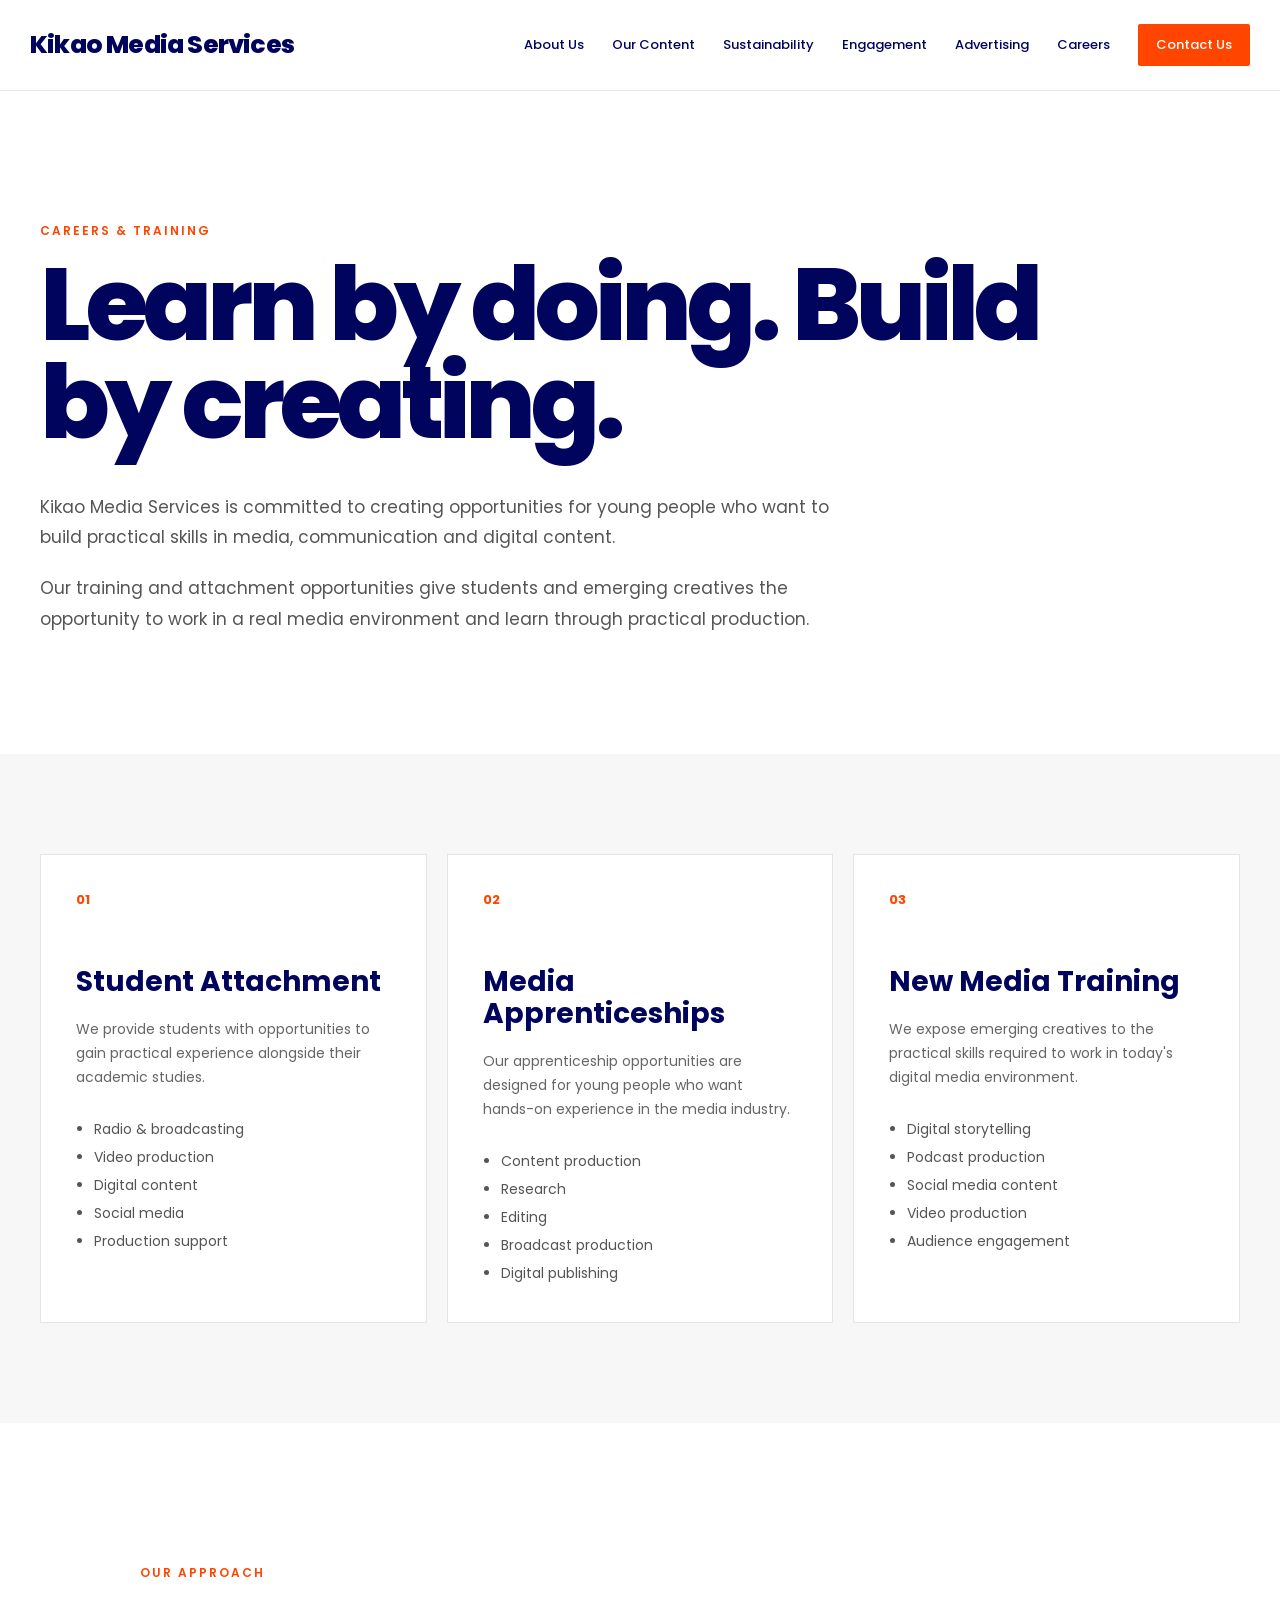
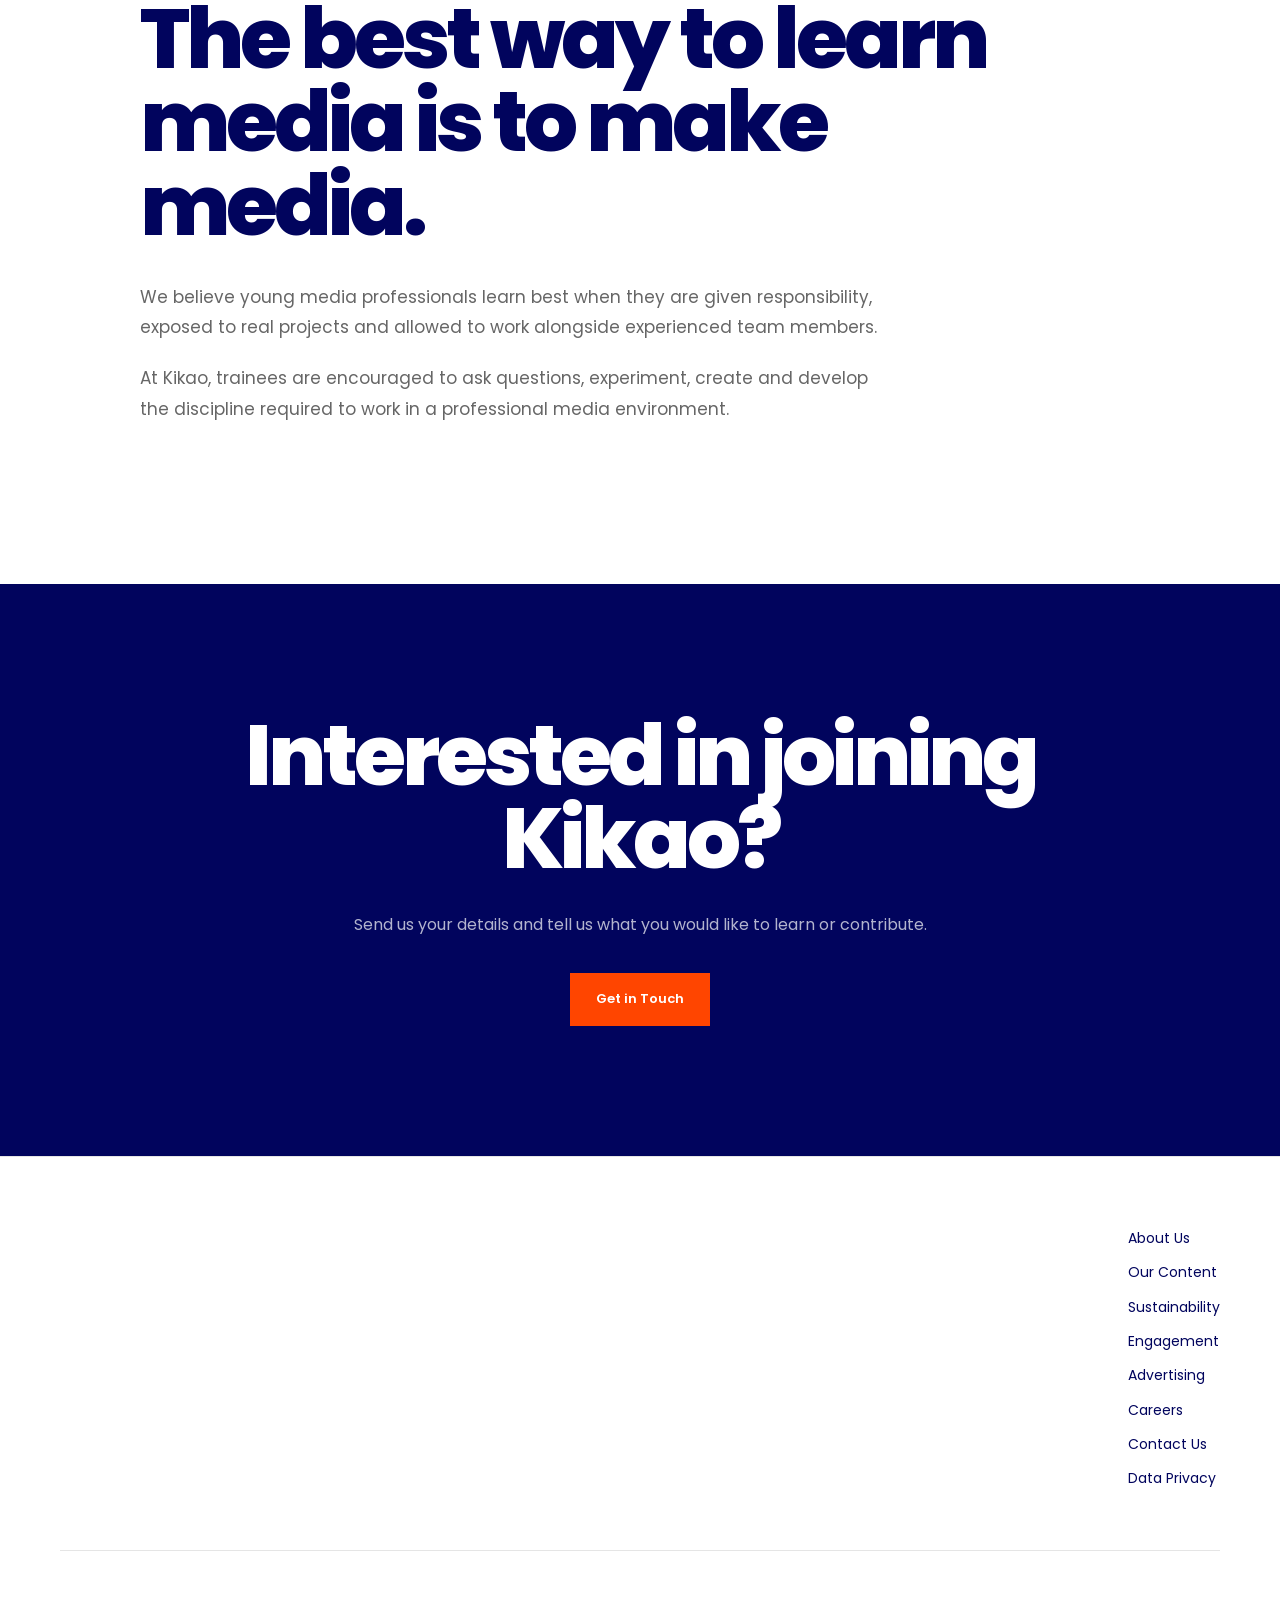
<file: Kikao Media Website 2/careers.html>
<!DOCTYPE html>
<html lang="en">

<head>

    <meta charset="UTF-8">

    <meta name="viewport" content="width=device-width, initial-scale=1.0">

    <title>Careers & Training | Kikao Media Services</title>

    <meta
        name="description"
        content="Explore attachment, apprenticeship and new-media training opportunities at Kikao Media Services."
    >

    <link rel="preconnect" href="https://fonts.googleapis.com">

    <link
        rel="preconnect"
        href="https://fonts.googleapis.com"
        crossorigin
    >

    <link
        href="https://fonts.googleapis.com/css2?family=Poppins:wght@400;500;600;700;800&display=swap"
        rel="stylesheet"
    >

    <link rel="stylesheet" href="kikao.css">

</head>


<body>


<!-- HEADER -->

<header class="site-header">

    <div class="header-container">

        <a href="index.html" class="logo">
            Kikao Media Services
        </a>


        <nav class="desktop-nav">

            <a href="about.html">About Us</a>

            <a href="content.html">Our Content</a>

            <a href="sustainability.html">Sustainability</a>

            <a href="engagement.html">Engagement</a>

            <a href="advertising.html">Advertising</a>

            <a href="careers.html">Careers</a>

            <a href="contact.html" class="contact-link">
                Contact Us
            </a>

        </nav>


        <button
            class="menu-button"
            id="menuButton"
            aria-label="Open navigation menu"
            aria-expanded="false"
        >

            <span></span>
            <span></span>
            <span></span>

        </button>

    </div>


    <nav class="mobile-nav" id="mobileNav">

        <a href="about.html">About Us</a>
        <a href="content.html">Our Content</a>
        <a href="sustainability.html">Sustainability</a>
        <a href="engagement.html">Engagement</a>
        <a href="advertising.html">Advertising</a>
        <a href="careers.html">Careers</a>
        <a href="contact.html">Contact Us</a>

    </nav>

</header>



<!-- INTRO -->

<section class="page-intro">

    <div class="page-intro-container">

        <p class="section-eyebrow">
            CAREERS & TRAINING
        </p>

        <h1>
            Learn by doing.
            Build by creating.
        </h1>

        <p class="page-intro-text">

            Kikao Media Services is committed to creating
            opportunities for young people who want to build
            practical skills in media, communication and
            digital content.

        </p>

        <p class="page-intro-text">

            Our training and attachment opportunities give
            students and emerging creatives the opportunity
            to work in a real media environment and learn
            through practical production.

        </p>

    </div>

</section>



<!-- OPPORTUNITIES -->

<section class="careers-section">

    <div class="careers-container">


        <div class="careers-grid">


            <!-- ATTACHMENT -->

            <article class="career-card">

                <span class="career-number">
                    01
                </span>

                <h2>
                    Student
                    Attachment
                </h2>

                <p>

                    We provide students with opportunities to
                    gain practical experience alongside their
                    academic studies.

                </p>

                <ul>

                    <li>Radio & broadcasting</li>

                    <li>Video production</li>

                    <li>Digital content</li>

                    <li>Social media</li>

                    <li>Production support</li>

                </ul>

            </article>



            <!-- APPRENTICESHIP -->

            <article class="career-card">

                <span class="career-number">
                    02
                </span>

                <h2>
                    Media
                    Apprenticeships
                </h2>

                <p>

                    Our apprenticeship opportunities are
                    designed for young people who want
                    hands-on experience in the media industry.

                </p>

                <ul>

                    <li>Content production</li>

                    <li>Research</li>

                    <li>Editing</li>

                    <li>Broadcast production</li>

                    <li>Digital publishing</li>

                </ul>

            </article>



            <!-- TRAINING -->

            <article class="career-card">

                <span class="career-number">
                    03
                </span>

                <h2>
                    New Media
                    Training
                </h2>

                <p>

                    We expose emerging creatives to the
                    practical skills required to work in
                    today's digital media environment.

                </p>

                <ul>

                    <li>Digital storytelling</li>

                    <li>Podcast production</li>

                    <li>Social media content</li>

                    <li>Video production</li>

                    <li>Audience engagement</li>

                </ul>

            </article>

        </div>

    </div>

</section>



<!-- CULTURE -->

<section class="careers-culture">

    <div class="careers-culture-container">

        <p class="section-eyebrow">
            OUR APPROACH
        </p>

        <h2>
            The best way to
            learn media is to
            make media.
        </h2>

        <p>

            We believe young media professionals learn best
            when they are given responsibility, exposed to
            real projects and allowed to work alongside
            experienced team members.

        </p>

        <p>

            At Kikao, trainees are encouraged to ask questions,
            experiment, create and develop the discipline
            required to work in a professional media
            environment.

        </p>

    </div>

</section>



<!-- CTA -->

<section class="simple-cta">

    <div class="simple-cta-container">

        <h2>
            Interested in
            joining Kikao?
        </h2>

        <p>
            Send us your details and tell us what you would
            like to learn or contribute.
        </p>

        <a
            href="contact.html"
            class="primary-button"
        >
            Get in Touch
        </a>

    </div>

</section>



<!-- FOOTER -->

<footer class="site-footer">

    <div class="footer-container">

        <div class="footer-brand">

            <div class="footer-logo">
                Kikao Media Services
            </div>

            <p>
                Media, content and communication solutions
                built to move people.
            </p>

        </div>


        <div class="footer-links">

            <a href="about.html">About Us</a>
            <a href="content.html">Our Content</a>
            <a href="sustainability.html">Sustainability</a>
            <a href="engagement.html">Engagement</a>
            <a href="advertising.html">Advertising</a>
            <a href="careers.html">Careers</a>
            <a href="contact.html">Contact Us</a>
            <a href="privacy.html">Data Privacy</a>

        </div>

    </div>


    <div class="footer-bottom">

        <p>
            © 2026 Kikao Media Services. All rights reserved.
        </p>

    </div>

</footer>



<script>

const menuButton =
    document.getElementById("menuButton");

const mobileNav =
    document.getElementById("mobileNav");


menuButton.addEventListener("click", function () {

    const isOpen =
        mobileNav.classList.toggle("active");

    menuButton.setAttribute(
        "aria-expanded",
        isOpen
    );

});

</script>


</body>

</html>
</file>
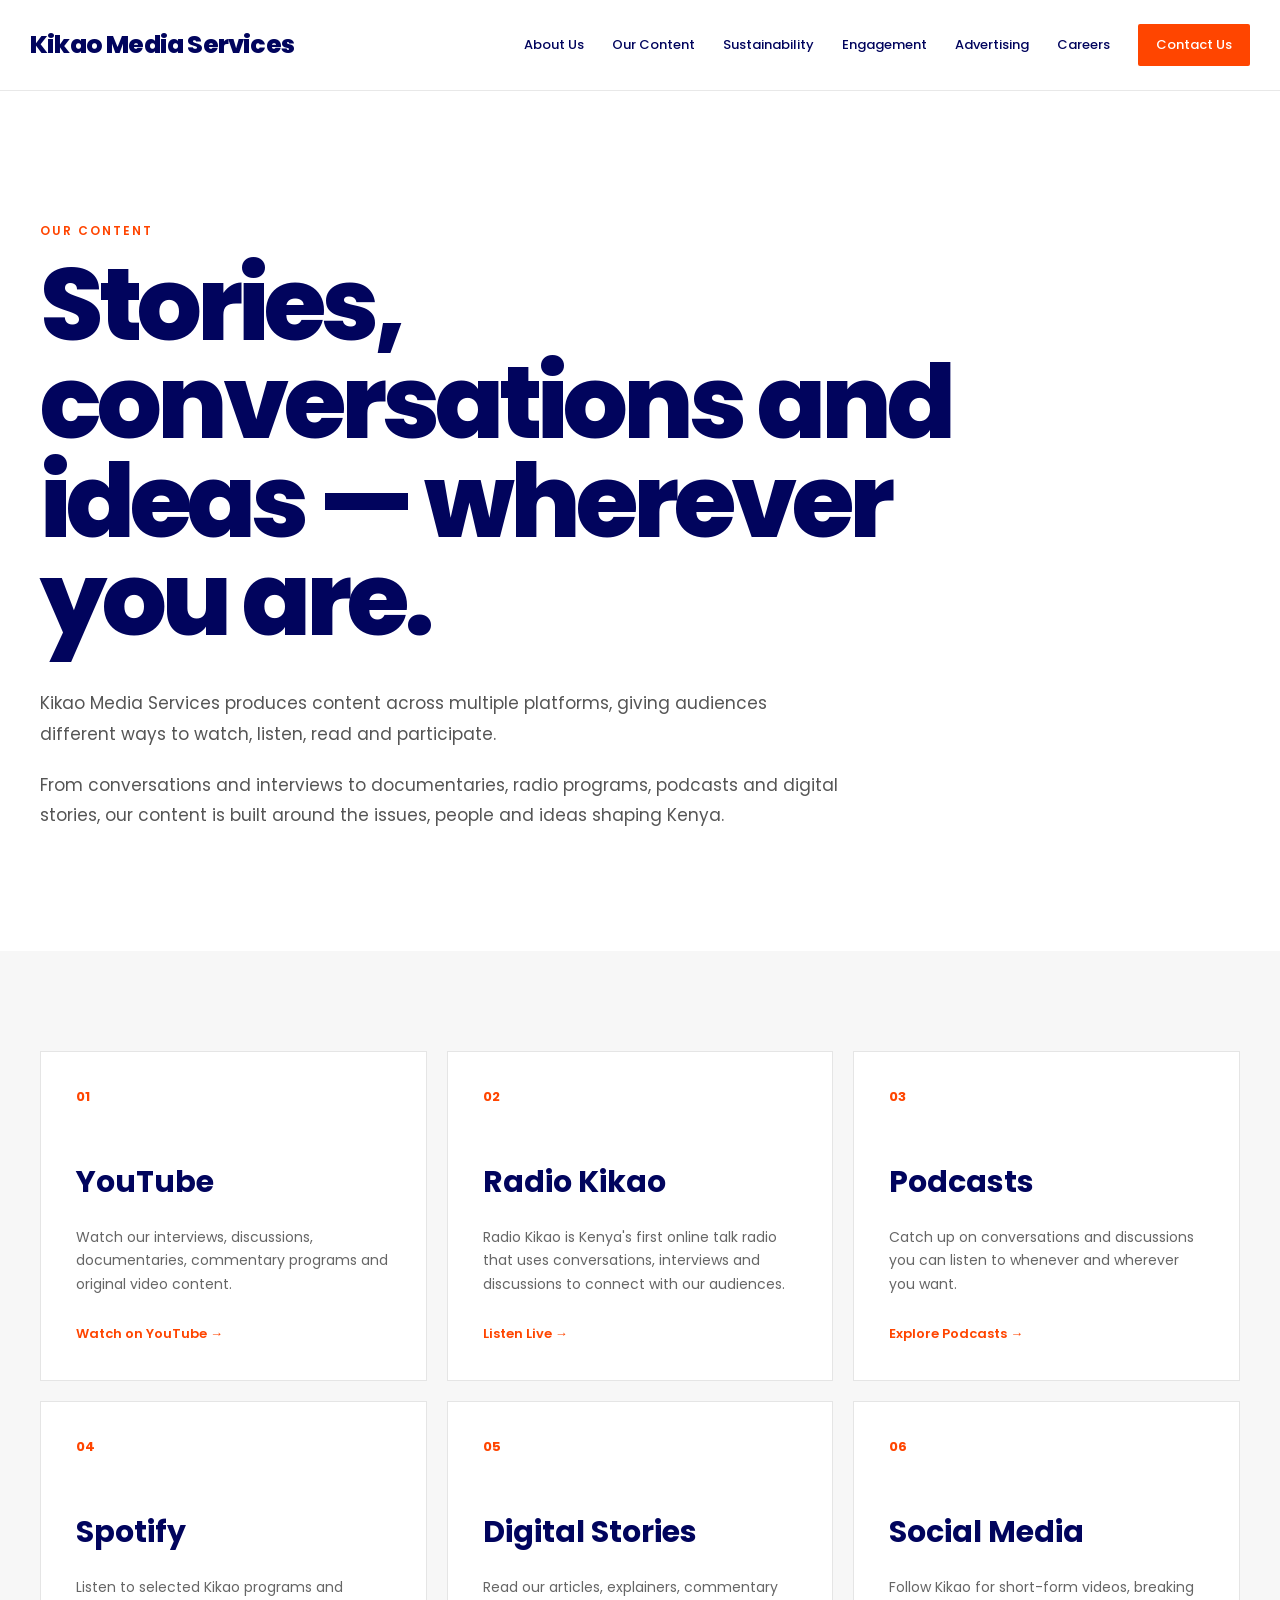
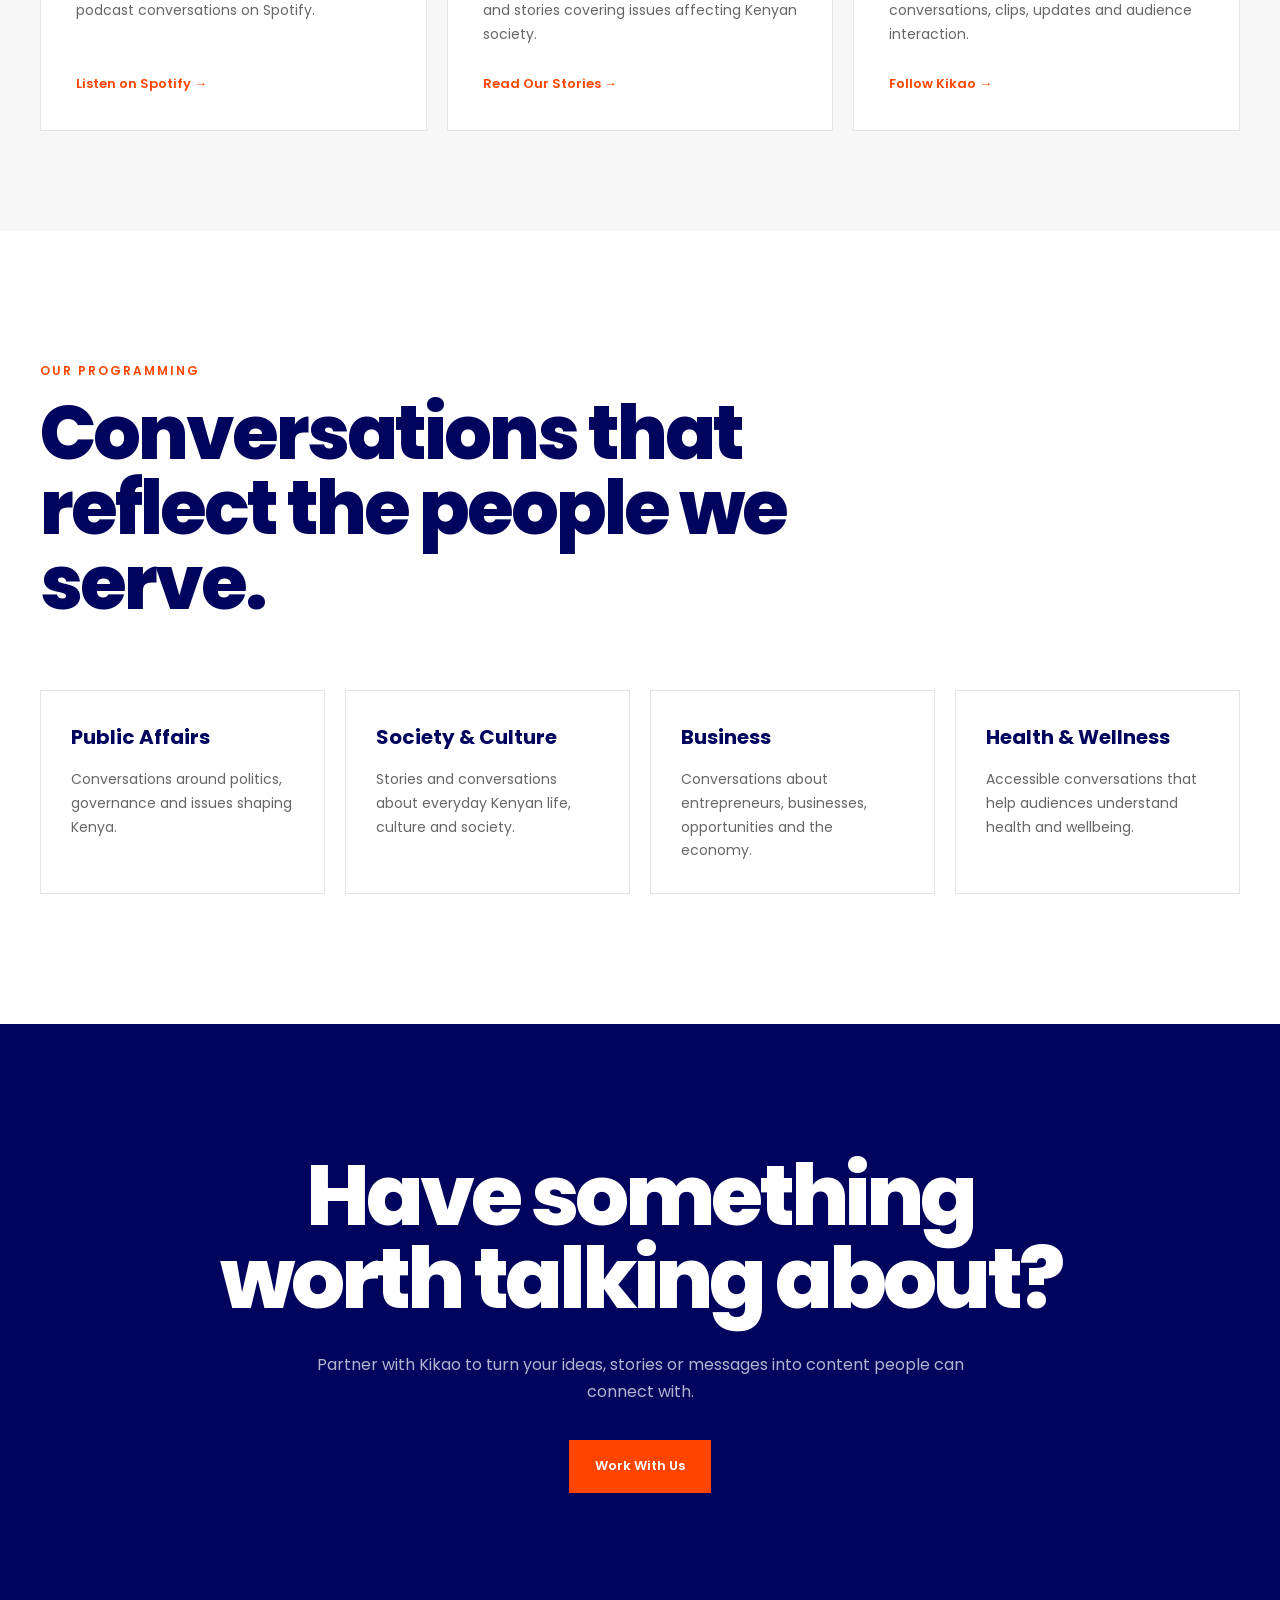
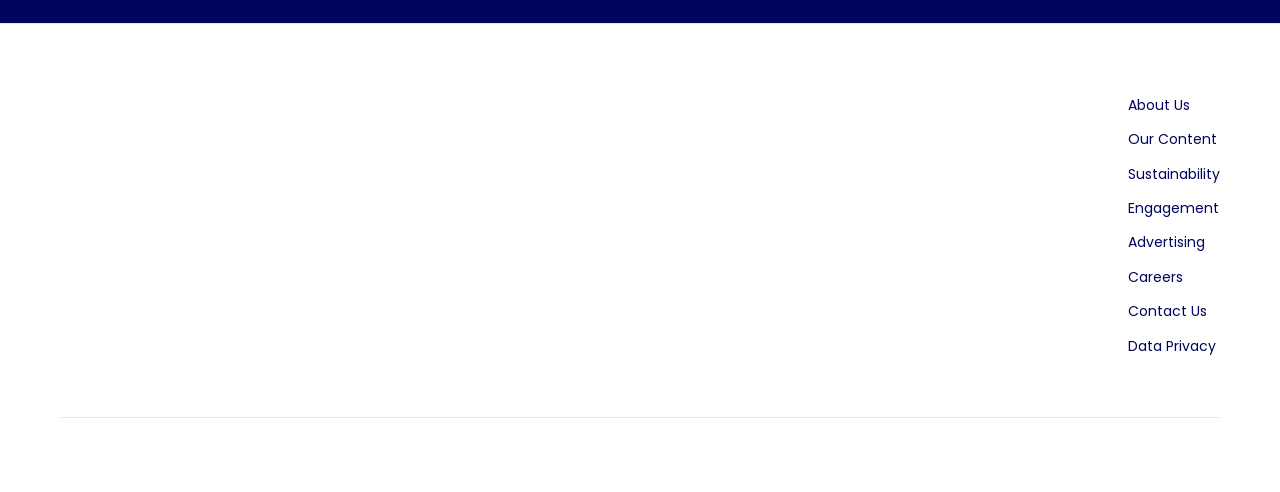
<file: Kikao Media Website 2/content.html>
<!DOCTYPE html>
<html lang="en">

<head>

    <meta charset="UTF-8">

    <meta
        name="viewport"
        content="width=device-width, initial-scale=1.0"
    >

    <title>Our Content | Kikao Media Services</title>

    <meta
        name="description"
        content="Explore Kikao Media Services content across YouTube, radio, podcasts, Spotify, digital articles and social media."
    >

    <link rel="preconnect" href="https://fonts.googleapis.com">

    <link
        rel="preconnect"
        href="https://fonts.gstatic.com"
        crossorigin
    >

    <link
        href="https://fonts.googleapis.com/css2?family=Poppins:wght@400;500;600;700;800&display=swap"
        rel="stylesheet"
    >

    <link rel="stylesheet" href="kikao.css">

</head>


<body>


<!-- =========================================
     HEADER
========================================= -->

<header class="site-header">

    <div class="header-container">

        <a href="index.html" class="logo">
            Kikao Media Services
        </a>


        <nav class="desktop-nav">

            <a href="about.html">About Us</a>

            <a href="content.html">Our Content</a>

            <a href="sustainability.html">Sustainability</a>

            <a href="engagement.html">Engagement</a>

            <a href="advertising.html">Advertising</a>

            <a href="careers.html">Careers</a>

            <a href="contact.html" class="contact-link">
                Contact Us
            </a>

        </nav>


        <button
            class="menu-button"
            id="menuButton"
            aria-label="Open navigation menu"
            aria-expanded="false"
        >

            <span></span>
            <span></span>
            <span></span>

        </button>

    </div>


    <nav class="mobile-nav" id="mobileNav">

        <a href="about.html">About Us</a>
        <a href="content.html">Our Content</a>
        <a href="sustainability.html">Sustainability</a>
        <a href="engagement.html">Engagement</a>
        <a href="advertising.html">Advertising</a>
        <a href="careers.html">Careers</a>
        <a href="contact.html">Contact Us</a>

    </nav>

</header>



<!-- =========================================
     INTRO
========================================= -->

<section class="page-intro">

    <div class="page-intro-container">

        <p class="section-eyebrow">
            OUR CONTENT
        </p>

        <h1>
            Stories, conversations
            and ideas — wherever
            you are.
        </h1>

        <p class="page-intro-text">

            Kikao Media Services produces content across
            multiple platforms, giving audiences different
            ways to watch, listen, read and participate.

        </p>

        <p class="page-intro-text">

            From conversations and interviews to documentaries,
            radio programs, podcasts and digital stories,
            our content is built around the issues,
            people and ideas shaping Kenya.

        </p>

    </div>

</section>



<!-- =========================================
     PLATFORMS
========================================= -->

<section class="platform-section">

    <div class="platform-container">


        <div class="platform-grid">


            <!-- YOUTUBE -->

            <article class="platform-card">

                <span class="platform-number">
                    01
                </span>

                <h2>
                    YouTube
                </h2>

                <p>

                    Watch our interviews, discussions,
                    documentaries, commentary programs
                    and original video content.

                </p>

                <a
                    href="https://www.youtube.com/@kikaomediakenya"
                    class="platform-link"
                    target="_blank"
                >
                    Watch on YouTube →
                </a>

            </article>



            <!-- RADIO -->

            <article class="platform-card">

                <span class="platform-number">
                    02
                </span>

                <h2>
                    Radio Kikao
                </h2>

                <p>

                    Radio Kikao is Kenya's first online talk radio that uses
                    conversations, interviews and
                    discussions to connect with our audiences.

                </p>

                <a
                    href="https://radiokikao.vercel.app/"
                    class="platform-link"
                    target="_blank"
                >
                    Listen Live →
                </a>

            </article>



            <!-- PODCASTS -->

            <article class="platform-card">

                <span class="platform-number">
                    03
                </span>

                <h2>
                    Podcasts
                </h2>

                <p>

                    Catch up on conversations and
                    discussions you can listen to
                    whenever and wherever you want.

                </p>

                <a
                    href="https://open.spotify.com/user/31uryekdqfmhikvg7h3hyhyf4oo4?si=74b0a9399be2451e"
                    class="platform-link"
                    target="_blank"
                >
                    Explore Podcasts →
                </a>

            </article>



            <!-- SPOTIFY -->

            <article class="platform-card">

                <span class="platform-number">
                    04
                </span>

                <h2>
                    Spotify
                </h2>

                <p>

                    Listen to selected Kikao programs
                    and podcast conversations on
                    Spotify.

                </p>

                <a
                    href="https://open.spotify.com/user/31uryekdqfmhikvg7h3hyhyf4oo4?si=74b0a9399be2451e"
                    class="platform-link"
                    target="_blank"
                >
                    Listen on Spotify →
                </a>

            </article>



            <!-- ARTICLES -->

            <article class="platform-card">

                <span class="platform-number">
                    05
                </span>

                <h2>
                    Digital Stories
                </h2>

                <p>

                    Read our articles, explainers,
                    commentary and stories covering
                    issues affecting Kenyan society.

                </p>

                <a
                    href="#"
                    class="platform-link"
                    target="_blank"
                >
                    Read Our Stories →
                </a>

            </article>



            <!-- SOCIAL -->

            <article class="platform-card">

                <span class="platform-number">
                    06
                </span>

                <h2>
                    Social Media
                </h2>

                <p>

                    Follow Kikao for short-form videos,
                    breaking conversations, clips,
                    updates and audience interaction.

                </p>

                <a
                    href="https://linktr.ee/kikaomediaservices"
                    class="platform-link"
                    target="_blank"
                >
                    Follow Kikao →
                </a>

            </article>

        </div>

    </div>

</section>



<!-- =========================================
     PROGRAMMING
========================================= -->

<section class="programming-section">

    <div class="programming-container">

        <div class="programming-heading">

            <p class="section-eyebrow">
                OUR PROGRAMMING
            </p>

            <h2>
                Conversations that
                reflect the people
                we serve.
            </h2>

        </div>


        <div class="programming-grid">


            <div class="program-card">

                <h3>
                    Public Affairs
                </h3>

                <p>
                    Conversations around politics,
                    governance and issues shaping Kenya.
                </p>

            </div>


            <div class="program-card">

                <h3>
                    Society & Culture
                </h3>

                <p>
                    Stories and conversations about
                    everyday Kenyan life, culture and society.
                </p>

            </div>


            <div class="program-card">

                <h3>
                    Business
                </h3>

                <p>
                    Conversations about entrepreneurs,
                    businesses, opportunities and the economy.
                </p>

            </div>


            <div class="program-card">

                <h3>
                    Health & Wellness
                </h3>

                <p>
                    Accessible conversations that help
                    audiences understand health and wellbeing.
                </p>

            </div>

        </div>

    </div>

</section>



<!-- =========================================
     CTA
========================================= -->

<section class="simple-cta">

    <div class="simple-cta-container">

        <h2>
            Have something
            worth talking about?
        </h2>

        <p>
            Partner with Kikao to turn your ideas,
            stories or messages into content people
            can connect with.
        </p>

        <a
            href="https://api.whatsapp.com/send?phone=254795693743"
            class="primary-button"
        >
            Work With Us
        </a>

    </div>

</section>



<!-- FOOTER -->

<footer class="site-footer">

    <div class="footer-container">

        <div class="footer-brand">

            <div class="footer-logo">
                Kikao Media Services
            </div>

            <p>
                Media, content and communication solutions
                built to move people.
            </p>

        </div>


        <div class="footer-links">

            <a href="about.html">About Us</a>
            <a href="content.html">Our Content</a>
            <a href="sustainability.html">Sustainability</a>
            <a href="engagement.html">Engagement</a>
            <a href="advertising.html">Advertising</a>
            <a href="careers.html">Careers</a>
            <a href="contact.html">Contact Us</a>
            <a href="privacy.html">Data Privacy</a>

        </div>

    </div>


    <div class="footer-bottom">

        <p>
            © 2026 Kikao Media Services. All rights reserved.
        </p>

    </div>

</footer>



<script>

const menuButton =
    document.getElementById("menuButton");

const mobileNav =
    document.getElementById("mobileNav");


menuButton.addEventListener("click", function () {

    const isOpen =
        mobileNav.classList.toggle("active");

    menuButton.setAttribute(
        "aria-expanded",
        isOpen
    );

});

</script>


</body>

</html>
</file>
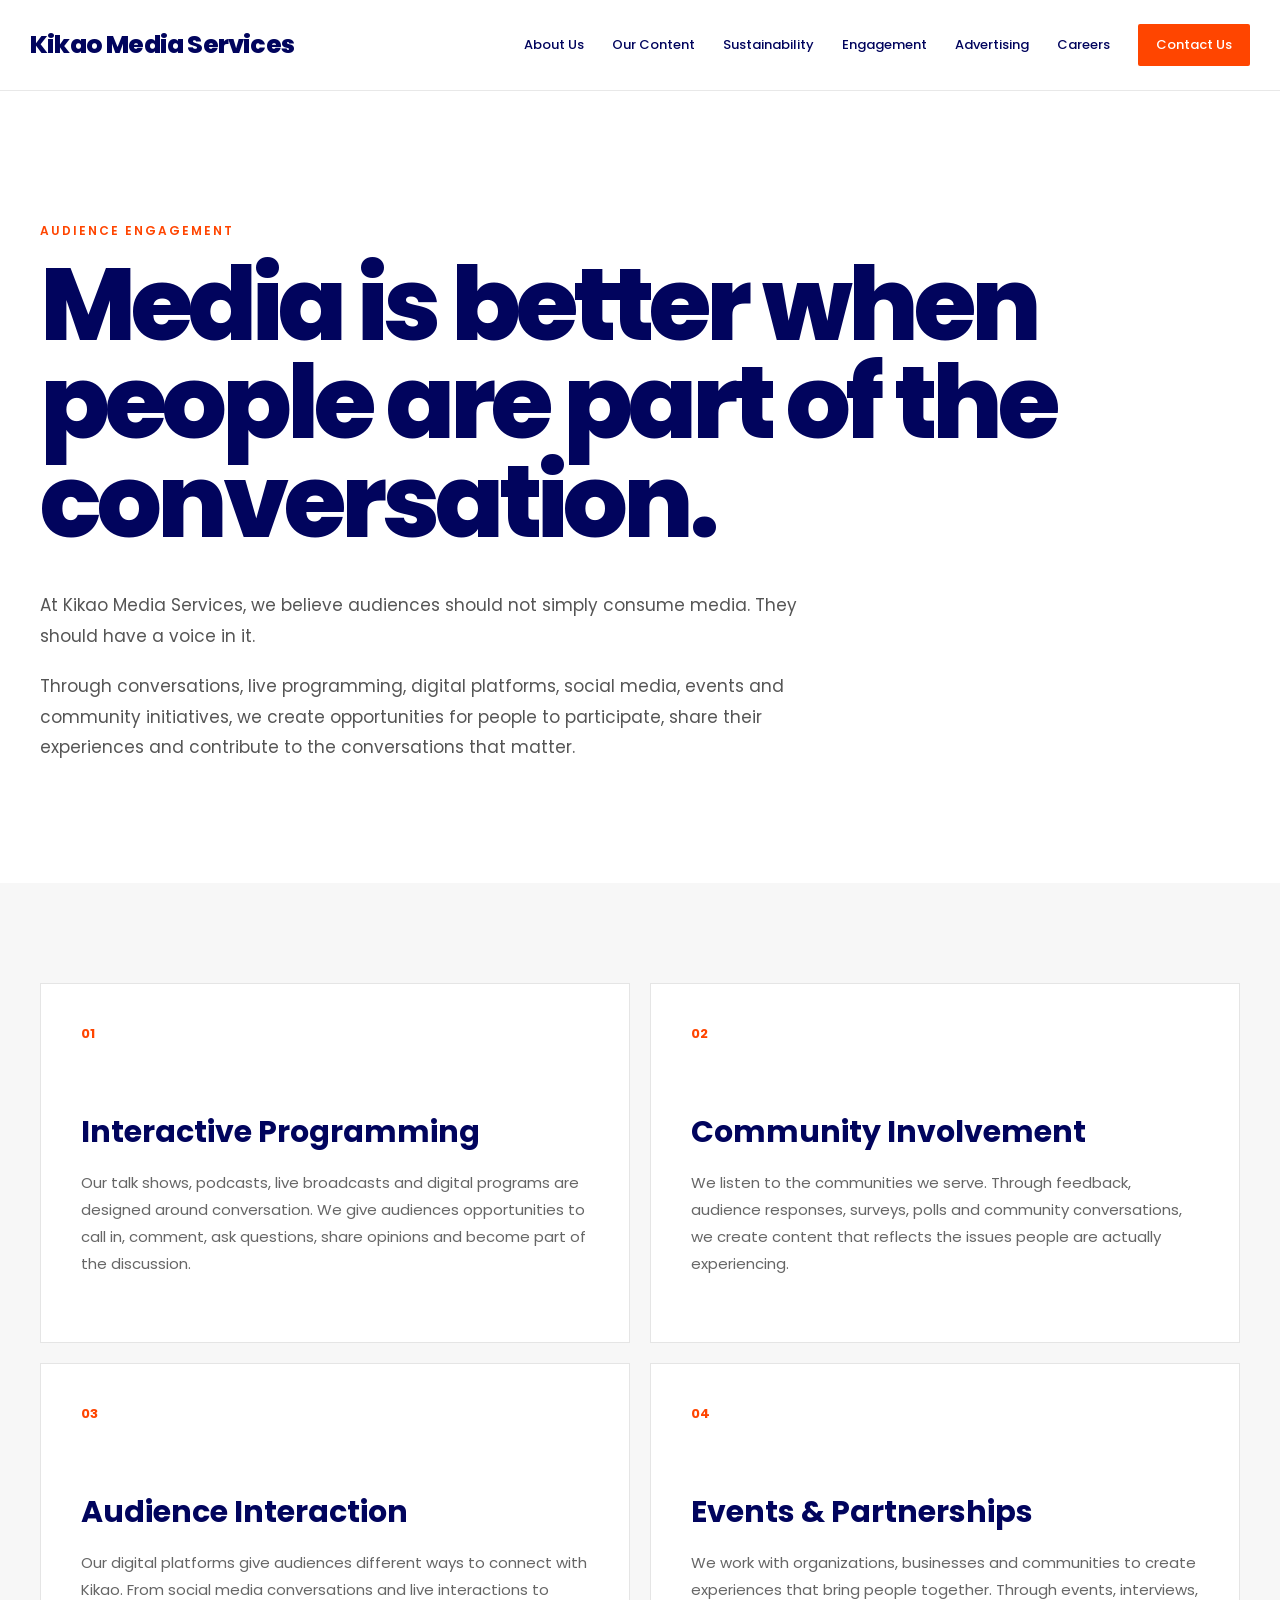
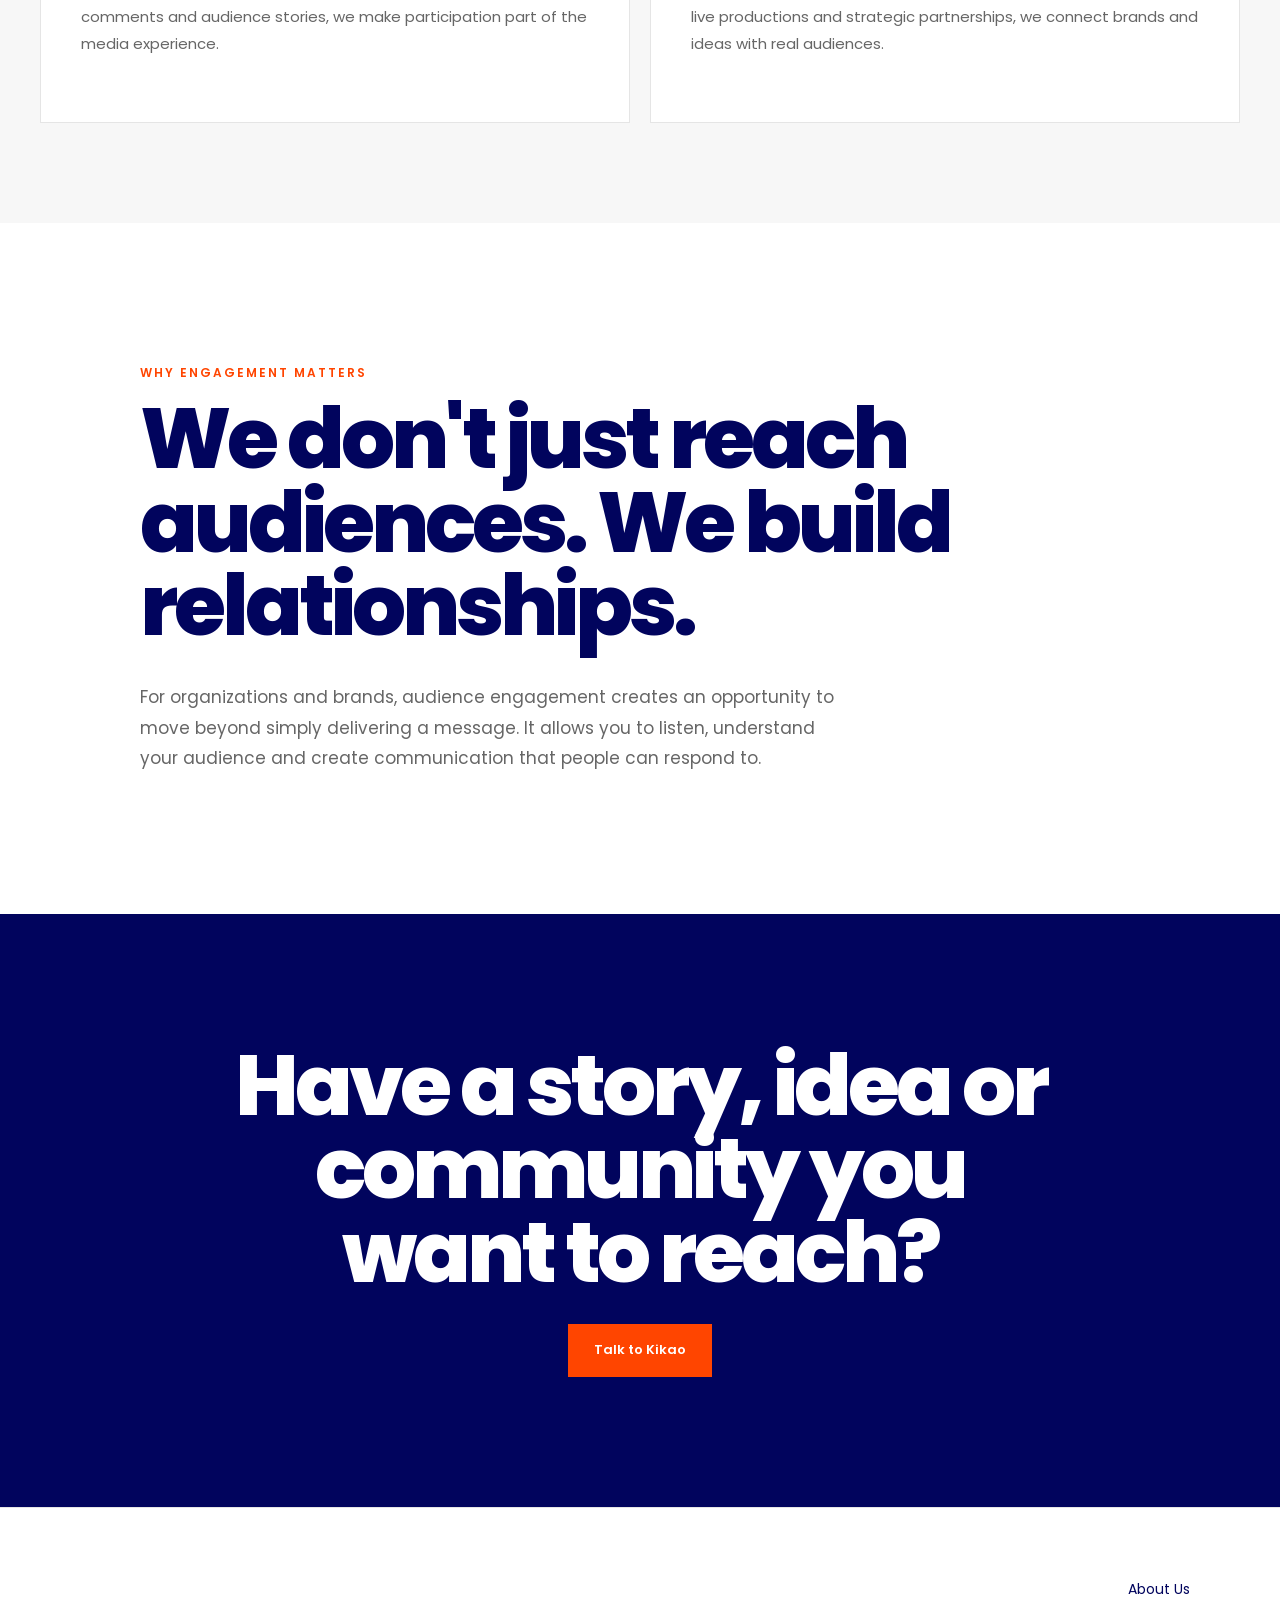
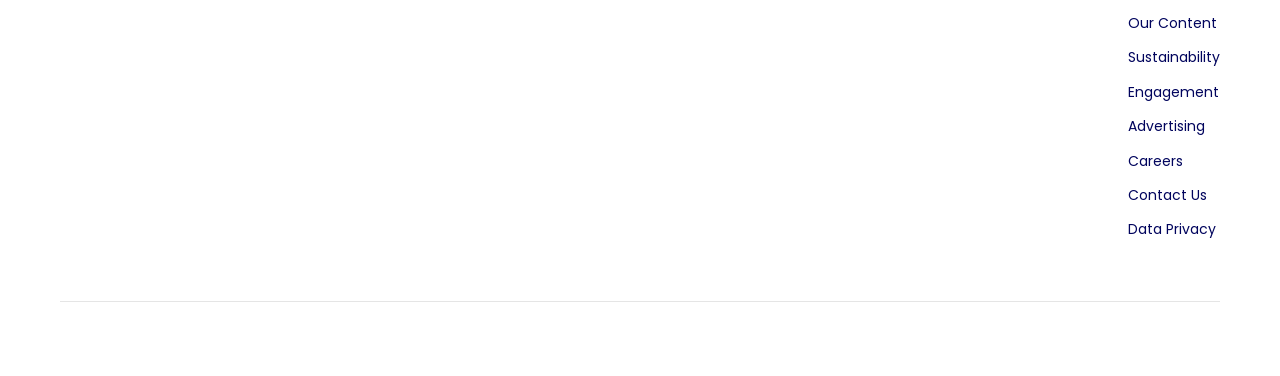
<file: Kikao Media Website 2/engagement.html>
<!DOCTYPE html>
<html lang="en">

<head>

    <meta charset="UTF-8">

    <meta name="viewport" content="width=device-width, initial-scale=1.0">

    <title>Engagement | Kikao Media Services</title>

    <meta
        name="description"
        content="Discover how Kikao Media Services connects with audiences through interactive programming, community engagement, digital platforms, events and partnerships."
    >

    <!-- Google Font -->

    <link rel="preconnect" href="https://fonts.googleapis.com">

    <link
        rel="preconnect"
        href="https://fonts.gstatic.com"
        crossorigin
    >

    <link
        href="https://fonts.googleapis.com/css2?family=Poppins:wght@400;500;600;700;800&display=swap"
        rel="stylesheet"
    >

    <!-- Kikao CSS -->

    <link rel="stylesheet" href="kikao.css">

</head>


<body>


<!-- =========================================
     HEADER
========================================= -->

<header class="site-header">

    <div class="header-container">

        <a href="index.html" class="logo">
            Kikao Media Services
        </a>


        <nav class="desktop-nav">

            <a href="about.html">About Us</a>

            <a href="content.html">Our Content</a>

            <a href="sustainability.html">Sustainability</a>

            <a href="engagement.html">Engagement</a>

            <a href="advertising.html">Advertising</a>

            <a href="careers.html">Careers</a>

            <a href="contact.html" class="contact-link">
                Contact Us
            </a>

        </nav>


        <button
            class="menu-button"
            id="menuButton"
            aria-label="Open navigation menu"
            aria-expanded="false"
        >

            <span></span>
            <span></span>
            <span></span>

        </button>

    </div>


    <nav class="mobile-nav" id="mobileNav">

        <a href="about.html">About Us</a>

        <a href="content.html">Our Content</a>

        <a href="sustainability.html">Sustainability</a>

        <a href="engagement.html">Engagement</a>

        <a href="advertising.html">Advertising</a>

        <a href="careers.html">Careers</a>

        <a href="contact.html">Contact Us</a>

    </nav>

</header>



<!-- =========================================
     PAGE INTRO
========================================= -->

<section class="page-intro">

    <div class="page-intro-container">

        <p class="section-eyebrow">
            AUDIENCE ENGAGEMENT
        </p>

        <h1>
            Media is better
            when people are
            part of the conversation.
        </h1>

        <p class="page-intro-text">

            At Kikao Media Services, we believe audiences
            should not simply consume media. They should have
            a voice in it.

        </p>

        <p class="page-intro-text">

            Through conversations, live programming, digital
            platforms, social media, events and community
            initiatives, we create opportunities for people
            to participate, share their experiences and
            contribute to the conversations that matter.

        </p>

    </div>

</section>



<!-- =========================================
     ENGAGEMENT CARDS
========================================= -->

<section class="engagement-section">

    <div class="engagement-container">


        <div class="engagement-grid">


            <!-- CARD 01 -->

            <article class="engagement-card">

                <span class="engagement-number">
                    01
                </span>

                <h2>
                    Interactive
                    Programming
                </h2>

                <p>

                    Our talk shows, podcasts, live broadcasts
                    and digital programs are designed around
                    conversation. We give audiences opportunities
                    to call in, comment, ask questions, share
                    opinions and become part of the discussion.

                </p>

            </article>



            <!-- CARD 02 -->

            <article class="engagement-card">

                <span class="engagement-number">
                    02
                </span>

                <h2>
                    Community
                    Involvement
                </h2>

                <p>

                    We listen to the communities we serve.
                    Through feedback, audience responses,
                    surveys, polls and community conversations,
                    we create content that reflects the issues
                    people are actually experiencing.

                </p>

            </article>



            <!-- CARD 03 -->

            <article class="engagement-card">

                <span class="engagement-number">
                    03
                </span>

                <h2>
                    Audience
                    Interaction
                </h2>

                <p>

                    Our digital platforms give audiences
                    different ways to connect with Kikao.
                    From social media conversations and
                    live interactions to comments and
                    audience stories, we make participation
                    part of the media experience.

                </p>

            </article>



            <!-- CARD 04 -->

            <article class="engagement-card">

                <span class="engagement-number">
                    04
                </span>

                <h2>
                    Events &
                    Partnerships
                </h2>

                <p>

                    We work with organizations, businesses
                    and communities to create experiences
                    that bring people together. Through
                    events, interviews, live productions
                    and strategic partnerships, we connect
                    brands and ideas with real audiences.

                </p>

            </article>

        </div>

    </div>

</section>



<!-- =========================================
     VALUE SECTION
========================================= -->

<section class="engagement-value">

    <div class="engagement-value-container">

        <p class="section-eyebrow">
            WHY ENGAGEMENT MATTERS
        </p>

        <h2>
            We don't just
            reach audiences.
            We build relationships.
        </h2>

        <p>

            For organizations and brands, audience engagement
            creates an opportunity to move beyond simply
            delivering a message. It allows you to listen,
            understand your audience and create communication
            that people can respond to.

        </p>

    </div>

</section>



<!-- =========================================
     CTA
========================================= -->

<section class="simple-cta">

    <div class="simple-cta-container">

        <h2>
            Have a story,
            idea or community
            you want to reach?
        </h2>

        <a
            href="contact.html"
            class="primary-button"
        >
            Talk to Kikao
        </a>

    </div>

</section>



<!-- =========================================
     FOOTER
========================================= -->

<footer class="site-footer">

    <div class="footer-container">

        <div class="footer-brand">

            <div class="footer-logo">
                Kikao Media Services
            </div>

            <p>
                Media, content and communication solutions
                built to move people.
            </p>

        </div>


        <div class="footer-links">

            <a href="about.html">About Us</a>

            <a href="content.html">Our Content</a>

            <a href="sustainability.html">Sustainability</a>

            <a href="engagement.html">Engagement</a>

            <a href="advertising.html">Advertising</a>

            <a href="careers.html">Careers</a>

            <a href="contact.html">Contact Us</a>

            <a href="privacy.html">Data Privacy</a>

        </div>

    </div>


    <div class="footer-bottom">

        <p>
            © 2026 Kikao Media Services. All rights reserved.
        </p>

    </div>

</footer>



<!-- =========================================
     JAVASCRIPT
========================================= -->

<script>

const menuButton =
    document.getElementById("menuButton");

const mobileNav =
    document.getElementById("mobileNav");


menuButton.addEventListener("click", function () {

    const isOpen =
        mobileNav.classList.toggle("active");

    menuButton.setAttribute(
        "aria-expanded",
        isOpen
    );

});


const mobileLinks =
    mobileNav.querySelectorAll("a");


mobileLinks.forEach(function(link) {

    link.addEventListener("click", function() {

        mobileNav.classList.remove("active");

        menuButton.setAttribute(
            "aria-expanded",
            "false"
        );

    });

});

</script>


</body>

</html>
</file>
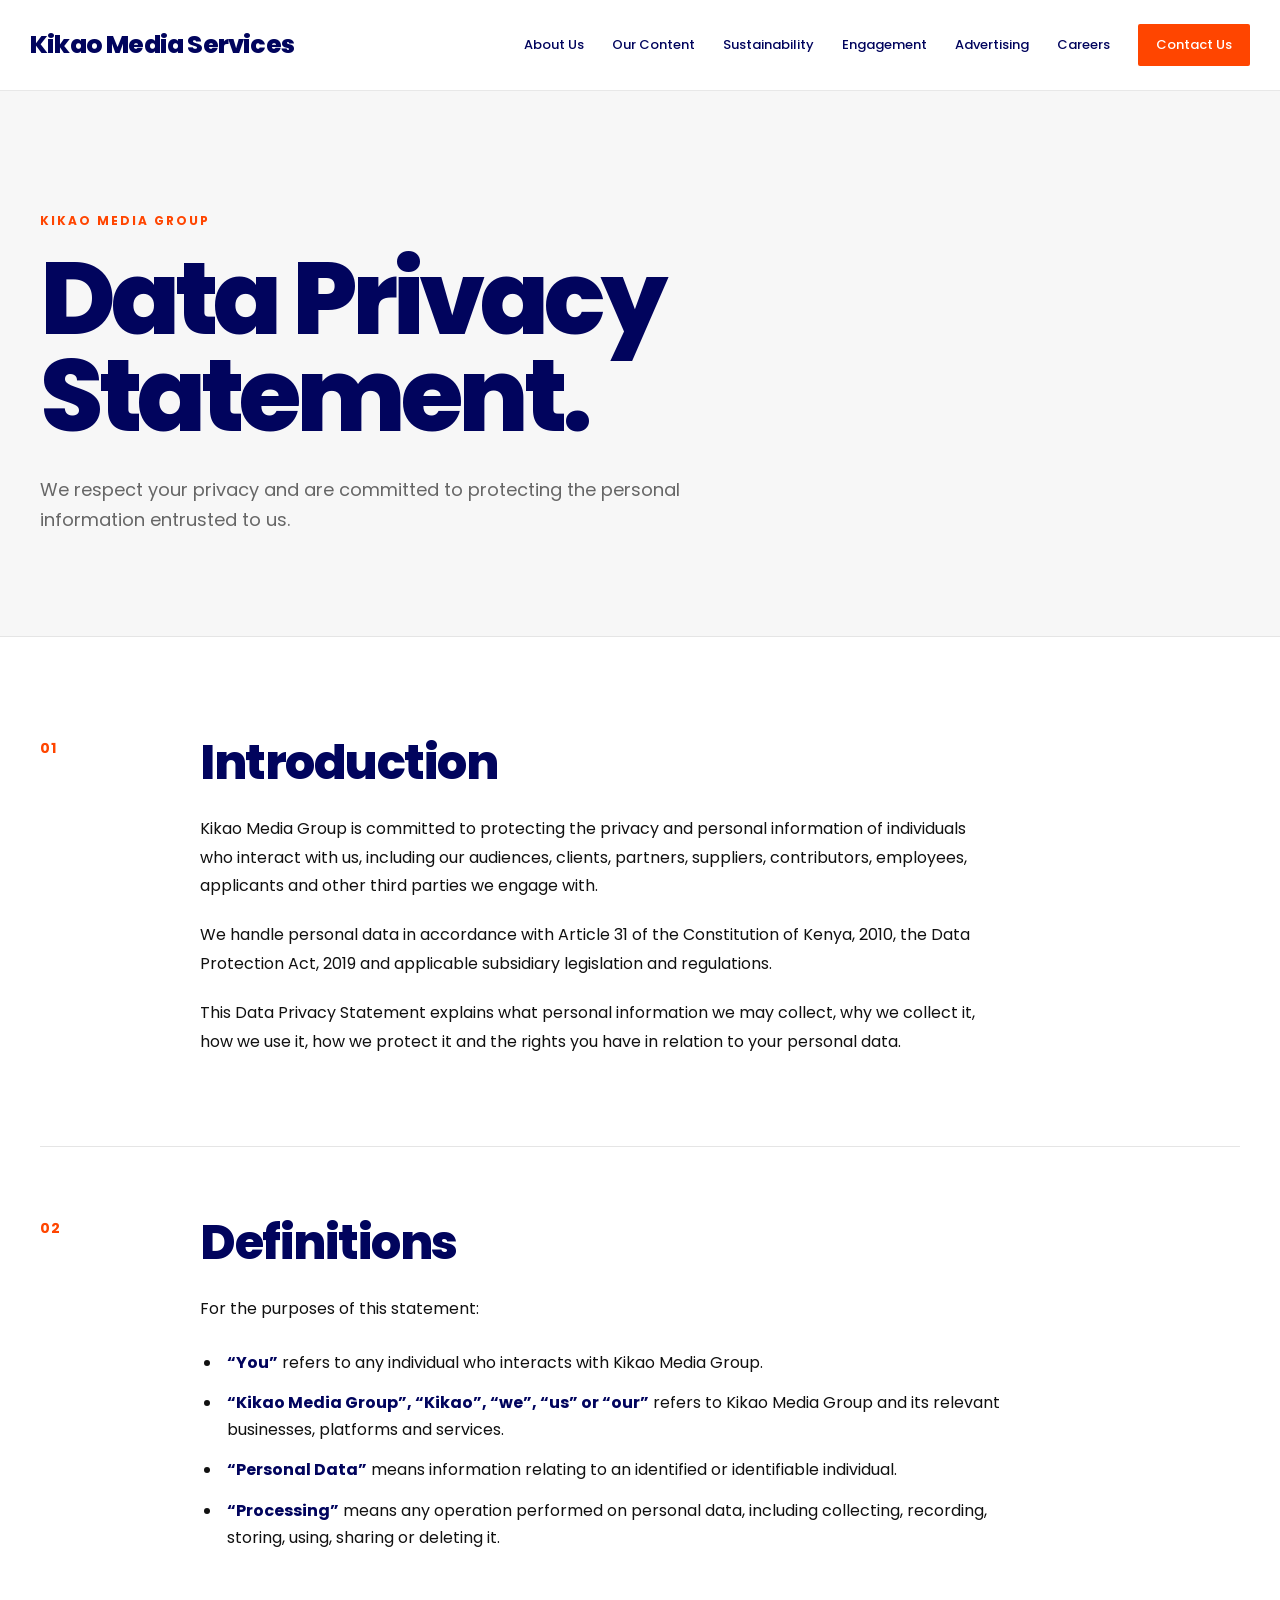
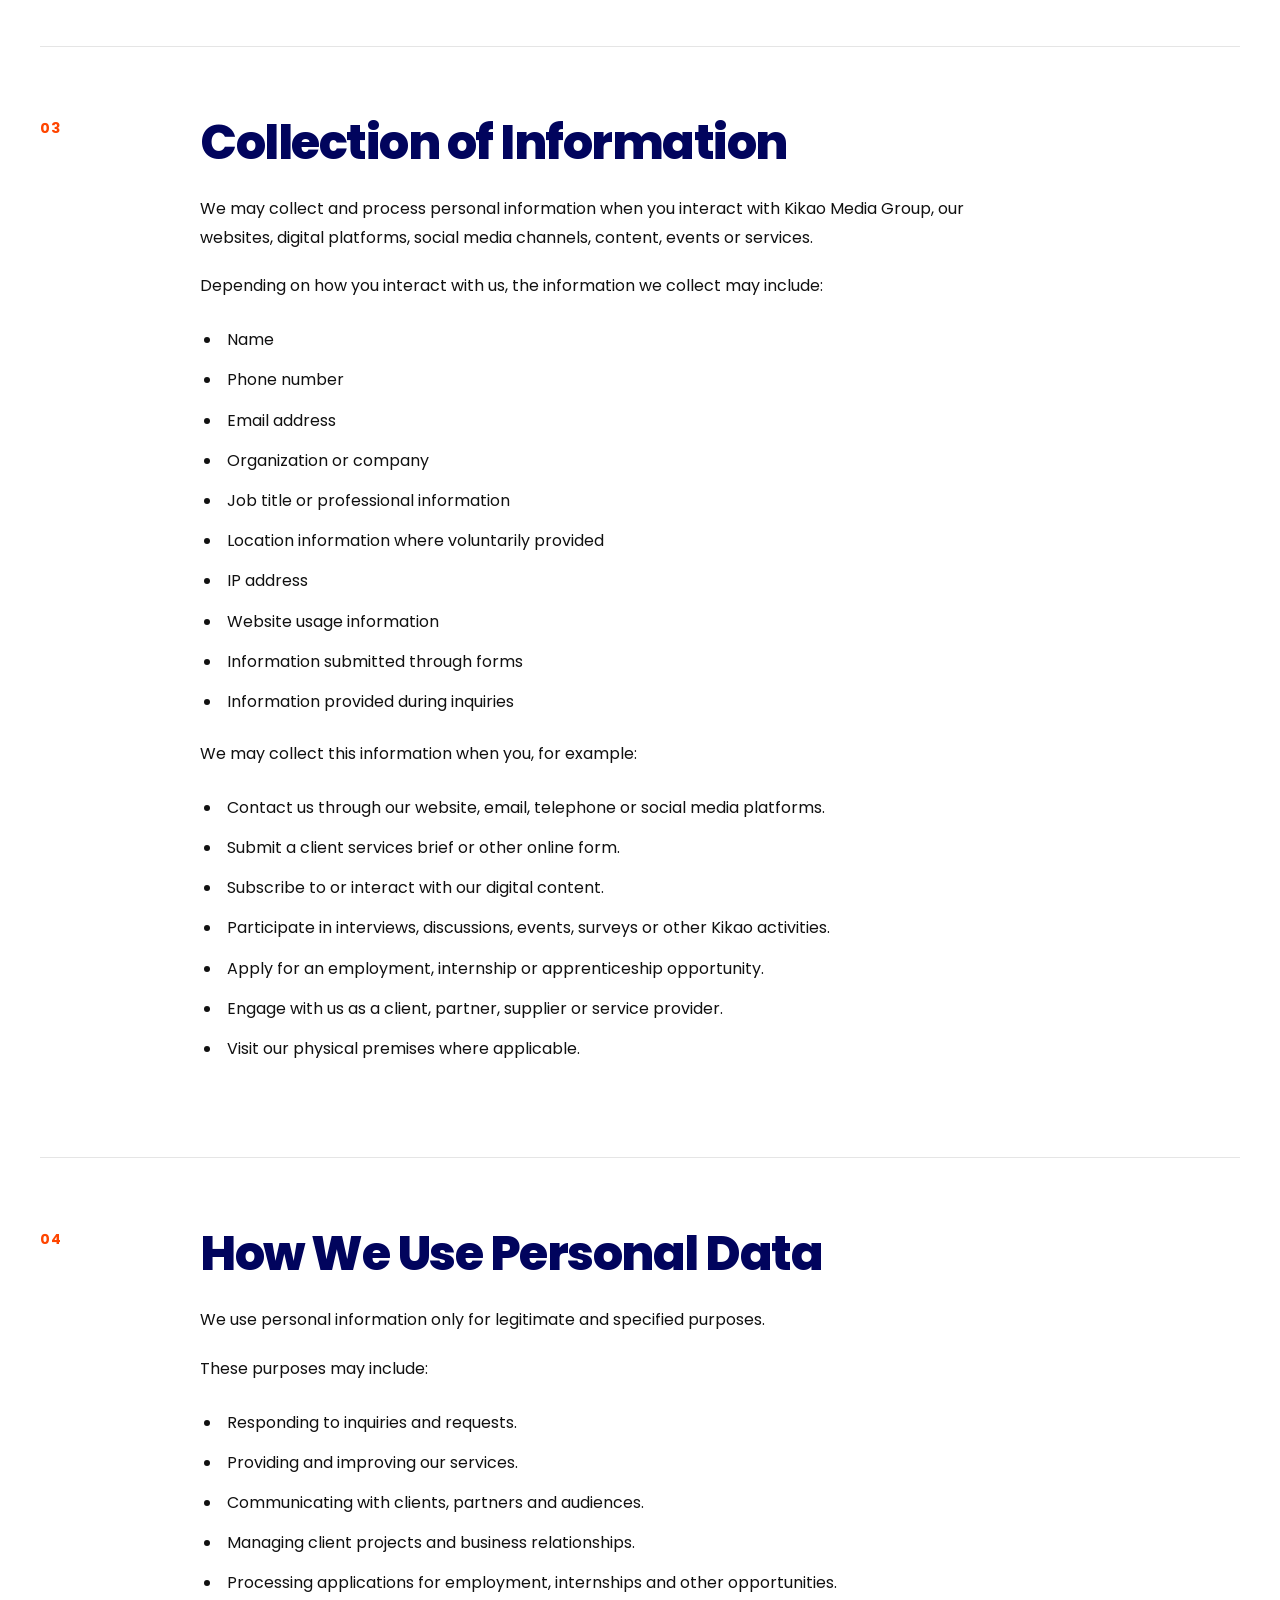
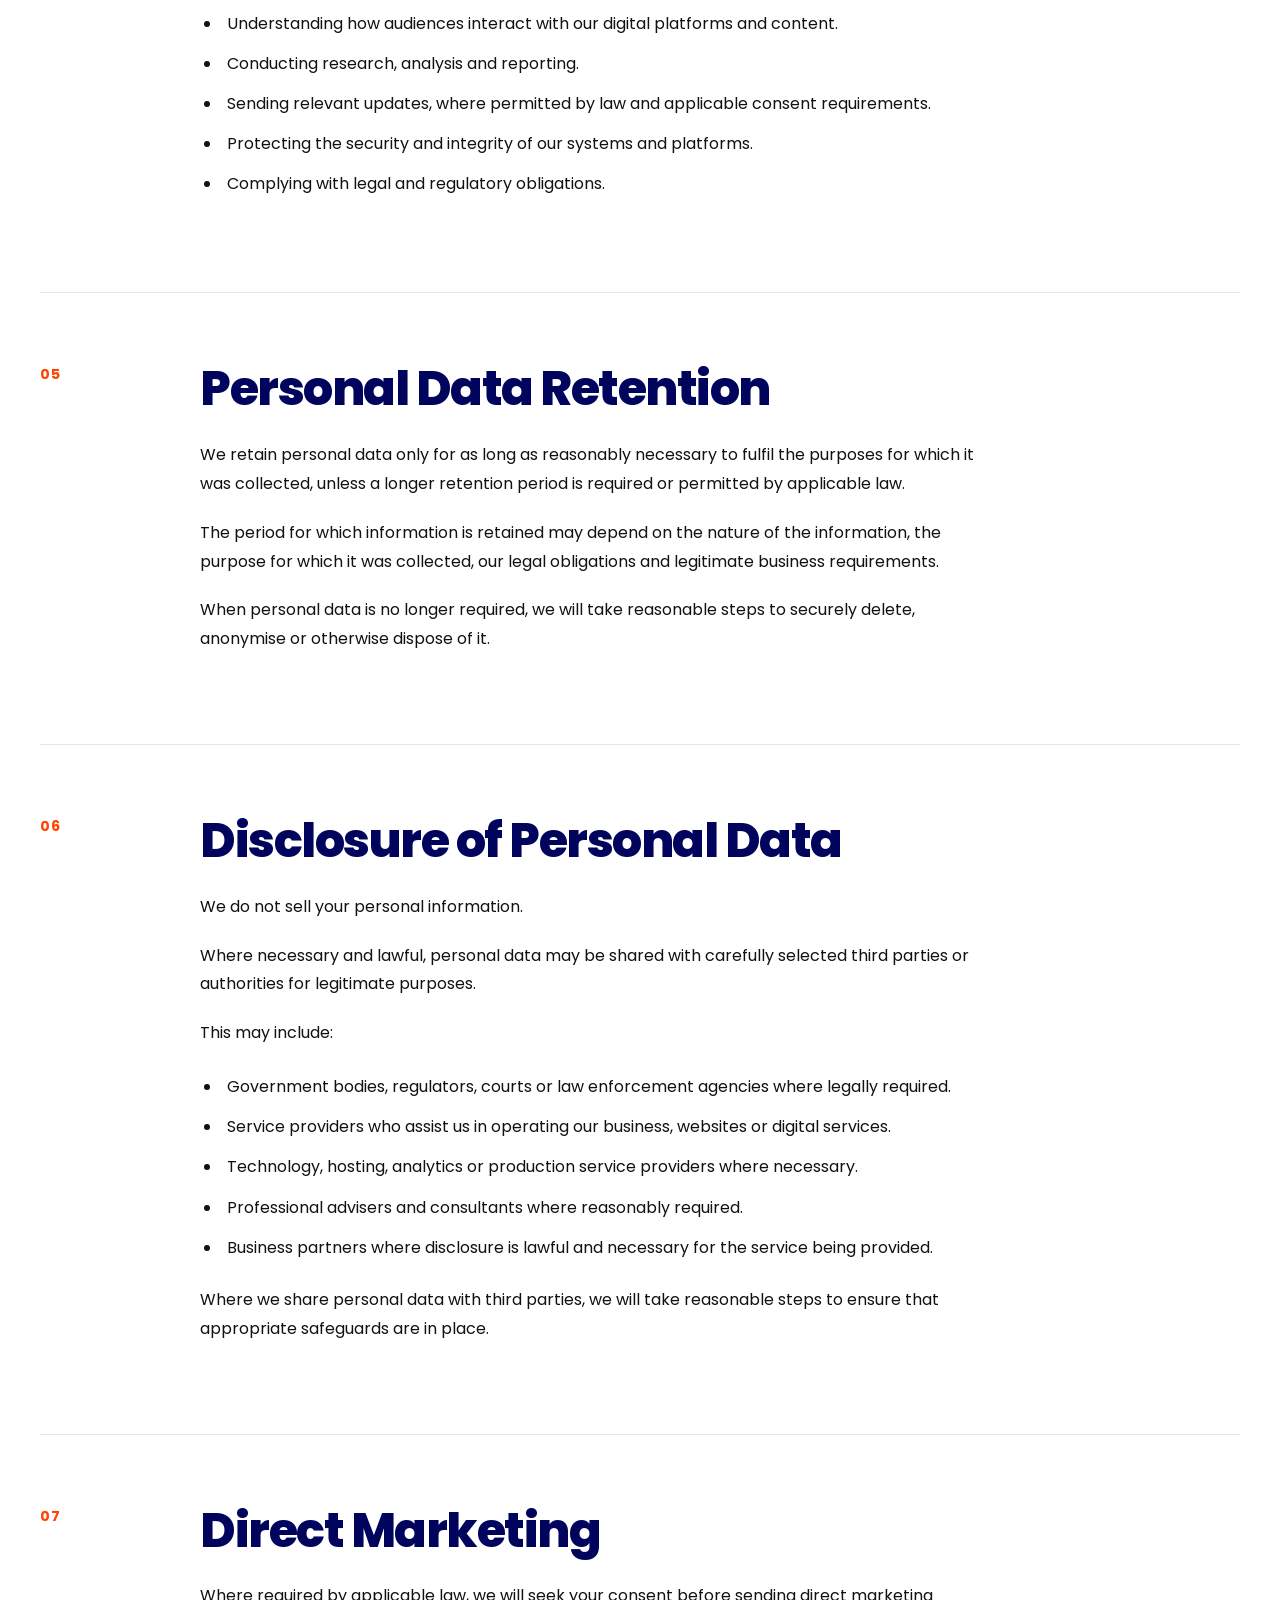
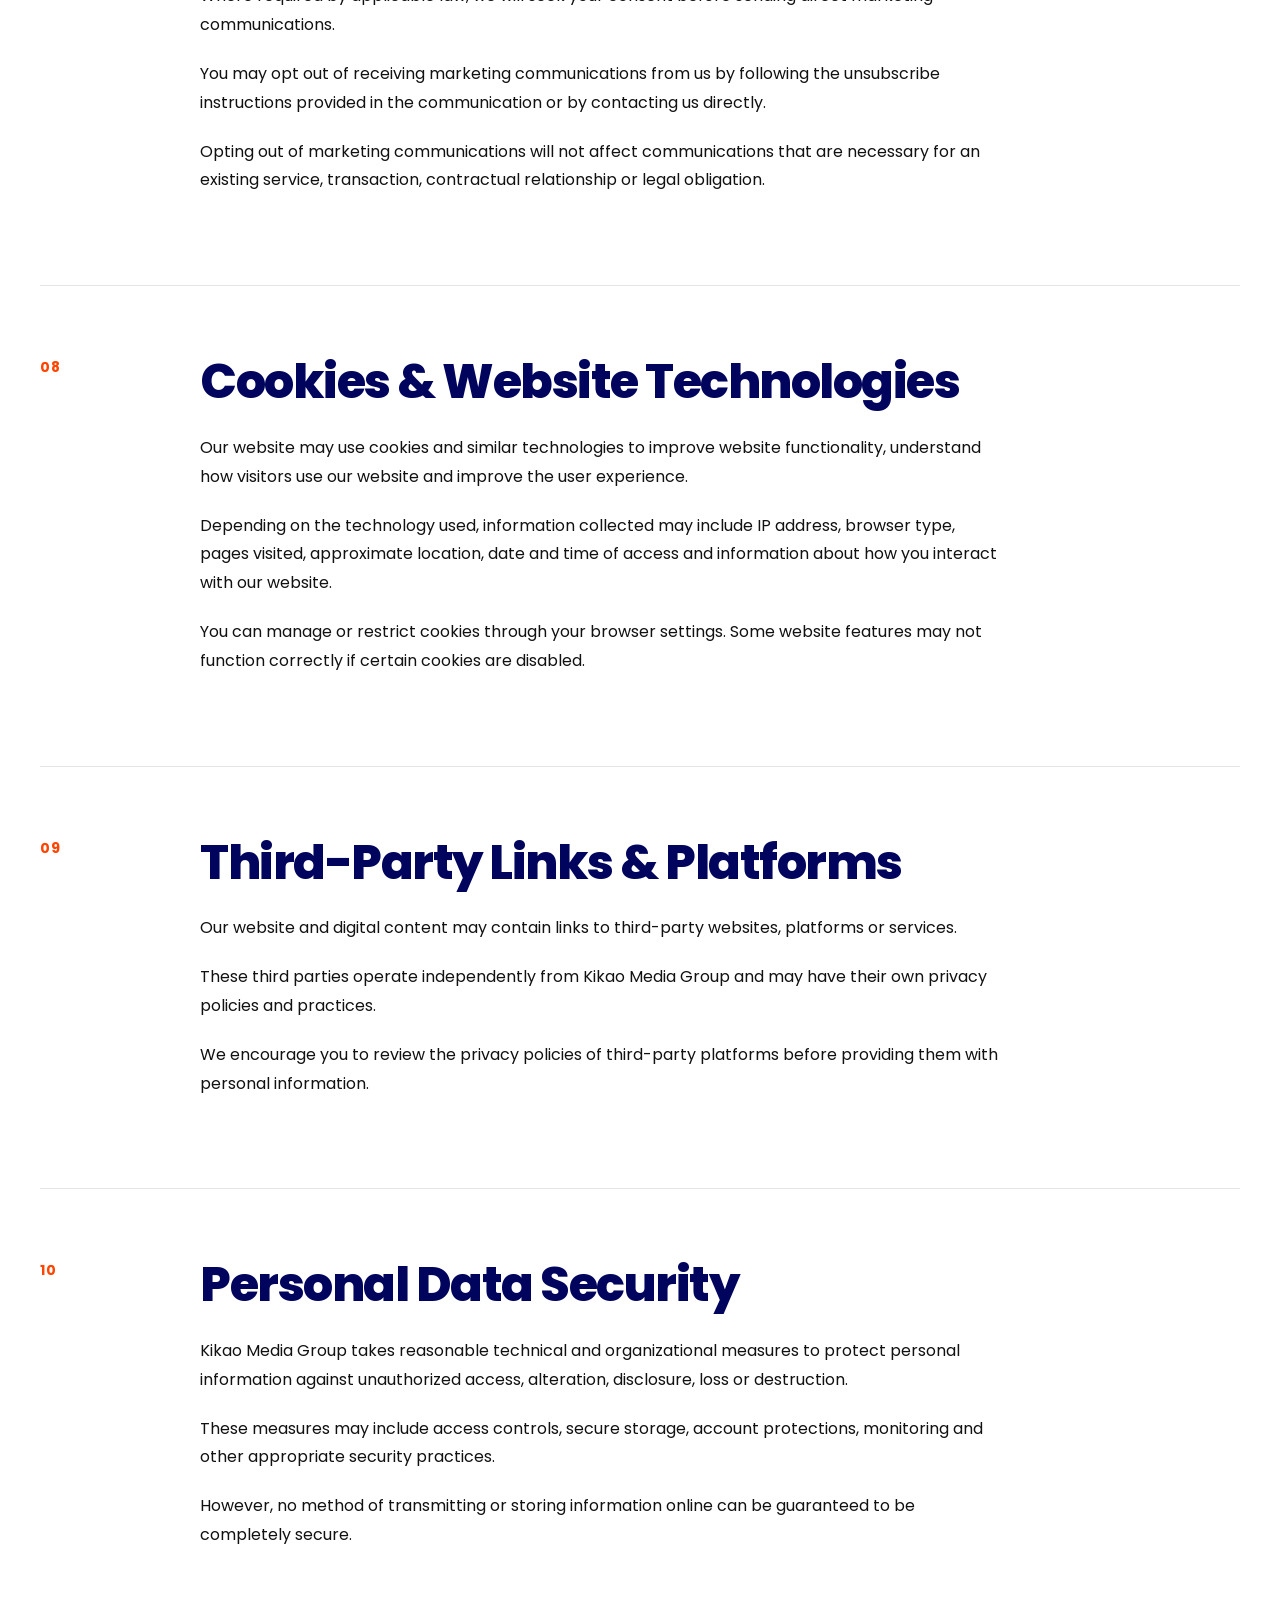
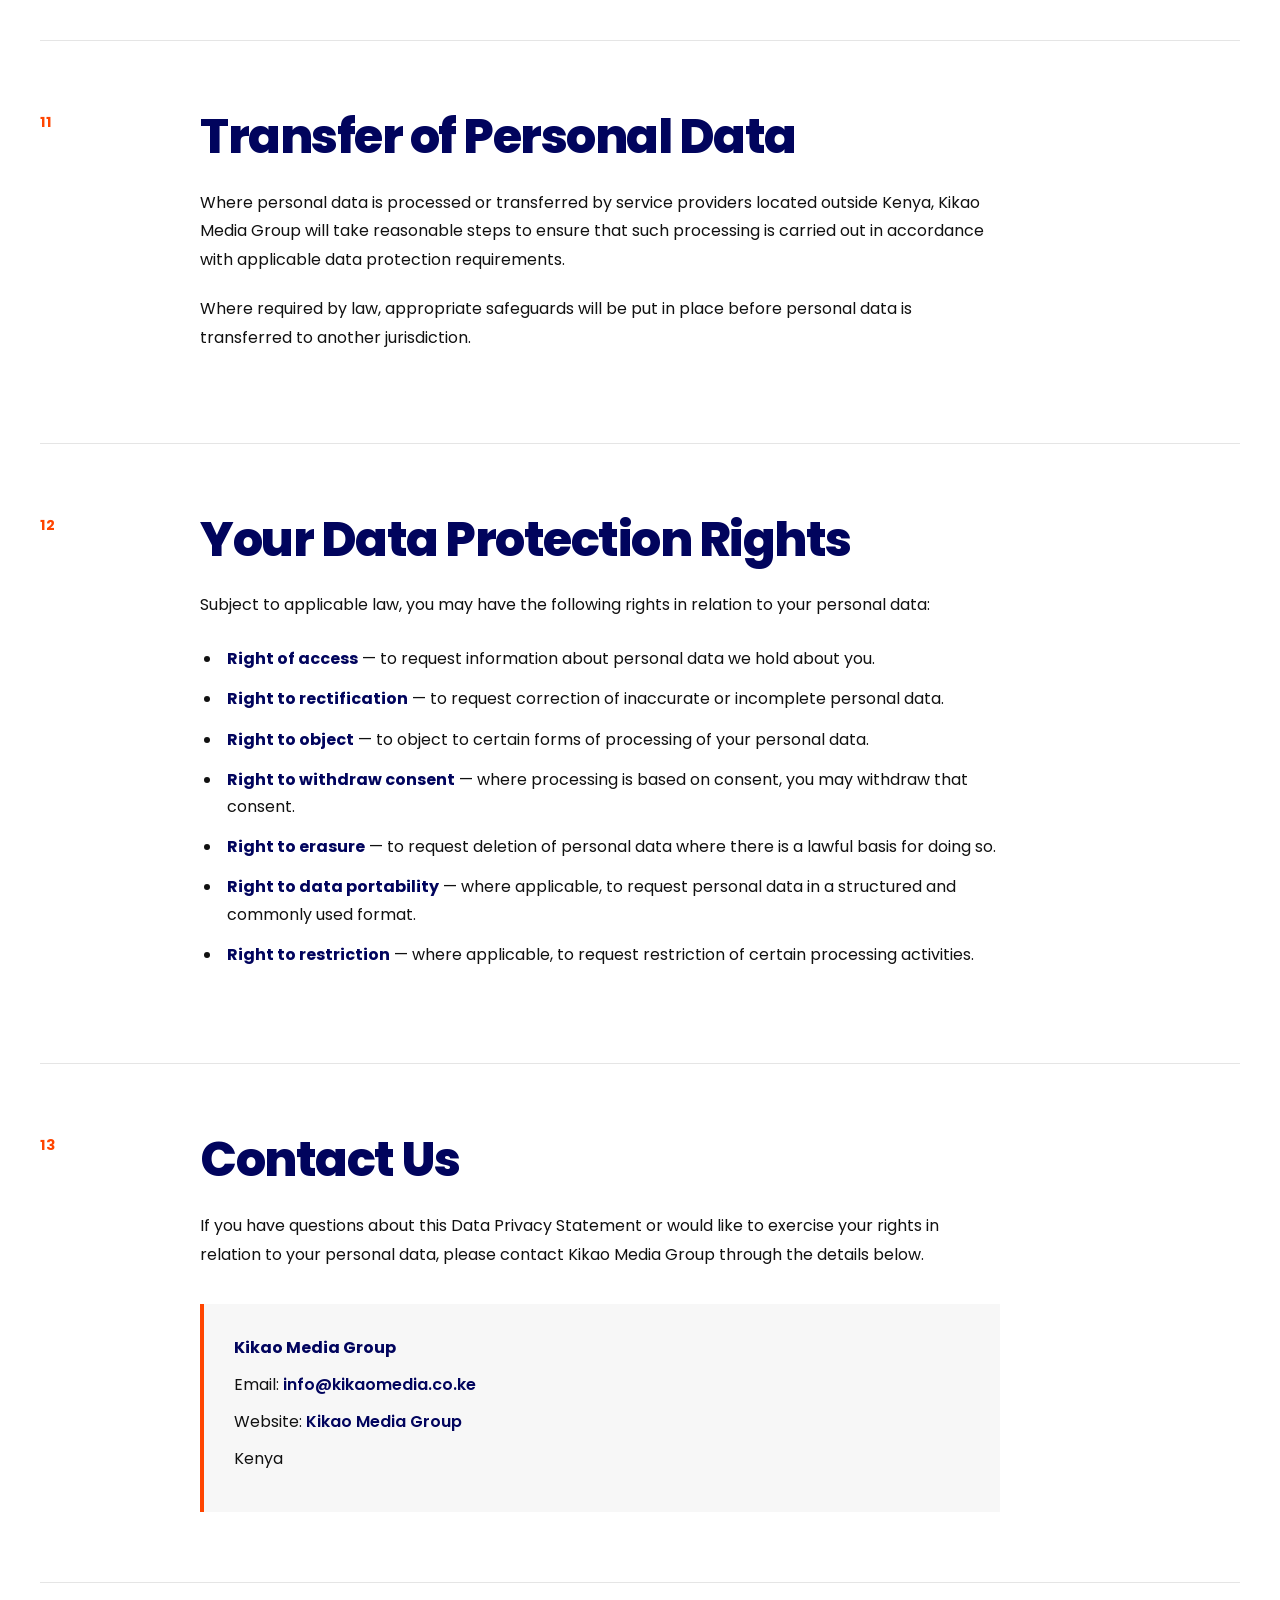
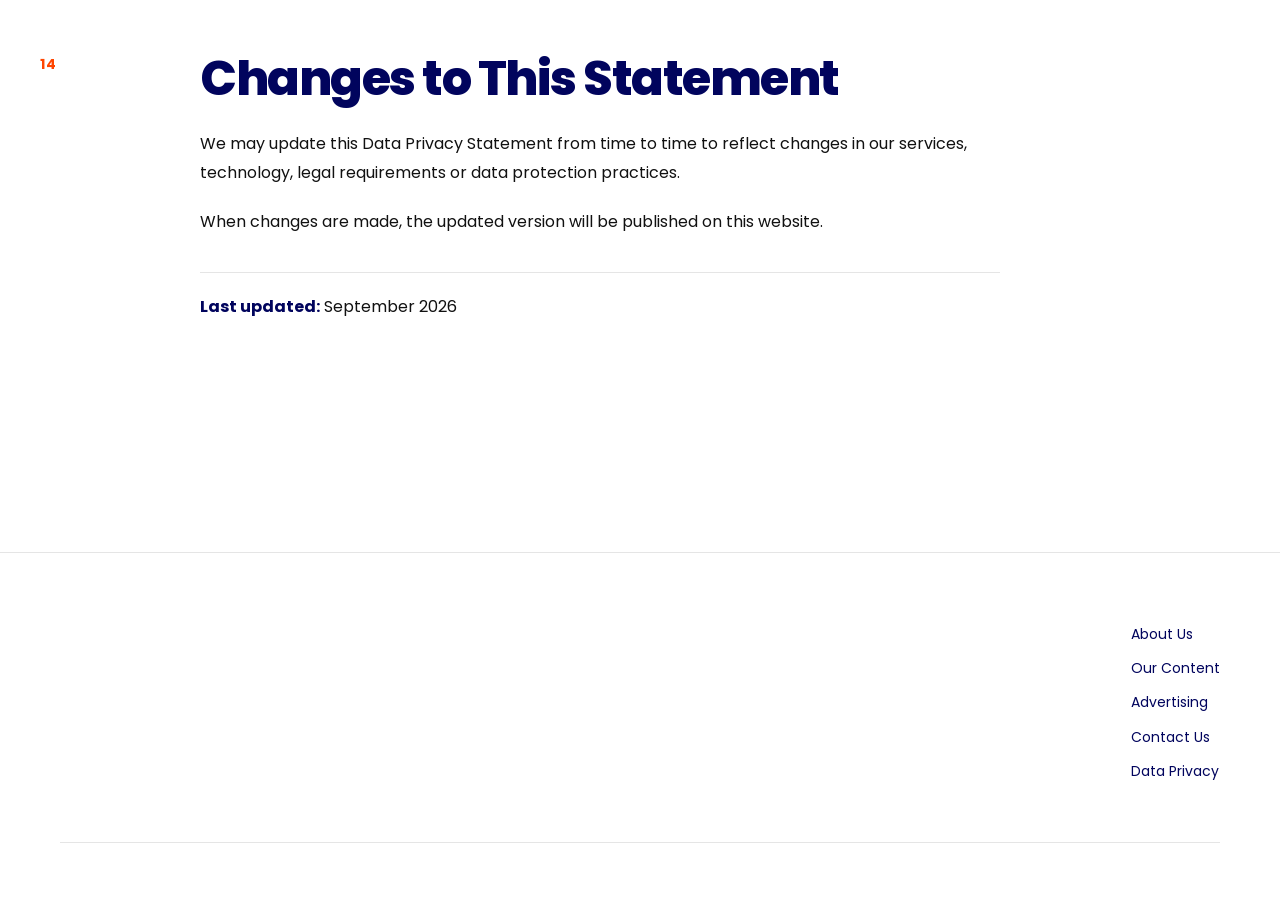
<file: Kikao Media Website 2/privacy.html>
<!DOCTYPE html>
<html lang="en">
<head>
    <meta charset="UTF-8">
    <meta name="viewport" content="width=device-width, initial-scale=1.0">

    <title>Data Privacy Statement | Kikao Media Services</title>

    <meta name="description"
          content="Kikao Media Group Data Privacy Statement explaining how we collect, use, protect and manage personal data.">

    <!-- Google Fonts -->
    <link rel="preconnect" href="https://fonts.googleapis.com">
    <link rel="preconnect" href="https://fonts.gstatic.com" crossorigin>
    <link href="https://fonts.googleapis.com/css2?family=Poppins:wght@400;500;600;700;800&display=swap" rel="stylesheet">

    <!-- Main stylesheet -->
    <link rel="stylesheet" href="kikao.css">

    <!-- Privacy page stylesheet -->
    <link rel="stylesheet" href="kikao.css">
</head>

<body>

<!-- =========================================
     HEADER
========================================= -->

<header class="site-header">

    <div class="header-container">

        <!-- LOGO -->
        <a href="index.html" class="logo">
            Kikao Media Services
        </a>

        <!-- DESKTOP NAVIGATION -->
        <nav class="desktop-nav">

            <a href="about.html">About Us</a>
            <a href="content.html">Our Content</a>
            <a href="sustainability.html">Sustainability</a>
            <a href="engagement.html">Engagement</a>
            <a href="advertising.html">Advertising</a>
            <a href="careers.html">Careers</a>

            <a href="contact.html" class="contact-link">
                Contact Us
            </a>

        </nav>

        <!-- MOBILE MENU BUTTON -->
        <button
            class="menu-button"
            id="menuButton"
            aria-label="Open navigation menu"
            aria-expanded="false">

            <span></span>
            <span></span>
            <span></span>

        </button>

    </div>


    <!-- MOBILE NAVIGATION -->

    <nav class="mobile-nav" id="mobileNav">

        <a href="about.html">About Us</a>
        <a href="content.html">Our Content</a>
        <a href="sustainability.html">Sustainability</a>
        <a href="engagement.html">Engagement</a>
        <a href="advertising.html">Advertising</a>
        <a href="careers.html">Careers</a>
        <a href="contact.html">Contact Us</a>

    </nav>

</header>


<!-- =========================================
     PRIVACY HERO
========================================= -->

<main>

<section class="privacy-hero">

    <div class="privacy-container">

        <p class="privacy-eyebrow">
            KIKAO MEDIA GROUP
        </p>

        <h1>
            Data Privacy<br>
            Statement.
        </h1>

        <p class="privacy-intro">
            We respect your privacy and are committed to protecting
            the personal information entrusted to us.
        </p>

    </div>

</section>


<!-- =========================================
     PRIVACY CONTENT
========================================= -->

<section class="privacy-content">

    <div class="privacy-container">


        <!-- 01 -->

        <article class="privacy-section">

            <div class="privacy-number">
                01
            </div>

            <div class="privacy-copy">

                <h2>
                    Introduction
                </h2>

                <p>
                    Kikao Media Group is committed to protecting the
                    privacy and personal information of individuals
                    who interact with us, including our audiences,
                    clients, partners, suppliers, contributors,
                    employees, applicants and other third parties
                    we engage with.
                </p>

                <p>
                    We handle personal data in accordance with
                    Article 31 of the Constitution of Kenya, 2010,
                    the Data Protection Act, 2019 and applicable
                    subsidiary legislation and regulations.
                </p>

                <p>
                    This Data Privacy Statement explains what
                    personal information we may collect, why we
                    collect it, how we use it, how we protect it
                    and the rights you have in relation to your
                    personal data.
                </p>

            </div>

        </article>


        <!-- 02 -->

        <article class="privacy-section">

            <div class="privacy-number">
                02
            </div>

            <div class="privacy-copy">

                <h2>
                    Definitions
                </h2>

                <p>
                    For the purposes of this statement:
                </p>

                <ul>
                    <li>
                        <strong>“You”</strong> refers to any
                        individual who interacts with Kikao Media
                        Group.
                    </li>

                    <li>
                        <strong>“Kikao Media Group”, “Kikao”,
                        “we”, “us” or “our”</strong> refers to
                        Kikao Media Group and its relevant
                        businesses, platforms and services.
                    </li>

                    <li>
                        <strong>“Personal Data”</strong> means
                        information relating to an identified or
                        identifiable individual.
                    </li>

                    <li>
                        <strong>“Processing”</strong> means any
                        operation performed on personal data,
                        including collecting, recording, storing,
                        using, sharing or deleting it.
                    </li>
                </ul>

            </div>

        </article>


        <!-- 03 -->

        <article class="privacy-section">

            <div class="privacy-number">
                03
            </div>

            <div class="privacy-copy">

                <h2>
                    Collection of Information
                </h2>

                <p>
                    We may collect and process personal information
                    when you interact with Kikao Media Group,
                    our websites, digital platforms, social media
                    channels, content, events or services.
                </p>

                <p>
                    Depending on how you interact with us, the
                    information we collect may include:
                </p>

                <ul>
                    <li>Name</li>
                    <li>Phone number</li>
                    <li>Email address</li>
                    <li>Organization or company</li>
                    <li>Job title or professional information</li>
                    <li>Location information where voluntarily provided</li>
                    <li>IP address</li>
                    <li>Website usage information</li>
                    <li>Information submitted through forms</li>
                    <li>Information provided during inquiries</li>
                </ul>

                <p>
                    We may collect this information when you,
                    for example:
                </p>

                <ul>
                    <li>
                        Contact us through our website, email,
                        telephone or social media platforms.
                    </li>

                    <li>
                        Submit a client services brief or other
                        online form.
                    </li>

                    <li>
                        Subscribe to or interact with our digital
                        content.
                    </li>

                    <li>
                        Participate in interviews, discussions,
                        events, surveys or other Kikao activities.
                    </li>

                    <li>
                        Apply for an employment, internship or
                        apprenticeship opportunity.
                    </li>

                    <li>
                        Engage with us as a client, partner,
                        supplier or service provider.
                    </li>

                    <li>
                        Visit our physical premises where applicable.
                    </li>
                </ul>

            </div>

        </article>


        <!-- 04 -->

        <article class="privacy-section">

            <div class="privacy-number">
                04
            </div>

            <div class="privacy-copy">

                <h2>
                    How We Use Personal Data
                </h2>

                <p>
                    We use personal information only for legitimate
                    and specified purposes.
                </p>

                <p>
                    These purposes may include:
                </p>

                <ul>
                    <li>
                        Responding to inquiries and requests.
                    </li>

                    <li>
                        Providing and improving our services.
                    </li>

                    <li>
                        Communicating with clients, partners and
                        audiences.
                    </li>

                    <li>
                        Managing client projects and business
                        relationships.
                    </li>

                    <li>
                        Processing applications for employment,
                        internships and other opportunities.
                    </li>

                    <li>
                        Understanding how audiences interact with
                        our digital platforms and content.
                    </li>

                    <li>
                        Conducting research, analysis and reporting.
                    </li>

                    <li>
                        Sending relevant updates, where permitted
                        by law and applicable consent requirements.
                    </li>

                    <li>
                        Protecting the security and integrity of
                        our systems and platforms.
                    </li>

                    <li>
                        Complying with legal and regulatory obligations.
                    </li>
                </ul>

            </div>

        </article>


        <!-- 05 -->

        <article class="privacy-section">

            <div class="privacy-number">
                05
            </div>

            <div class="privacy-copy">

                <h2>
                    Personal Data Retention
                </h2>

                <p>
                    We retain personal data only for as long as
                    reasonably necessary to fulfil the purposes for
                    which it was collected, unless a longer
                    retention period is required or permitted by
                    applicable law.
                </p>

                <p>
                    The period for which information is retained
                    may depend on the nature of the information,
                    the purpose for which it was collected, our
                    legal obligations and legitimate business
                    requirements.
                </p>

                <p>
                    When personal data is no longer required, we
                    will take reasonable steps to securely delete,
                    anonymise or otherwise dispose of it.
                </p>

            </div>

        </article>


        <!-- 06 -->

        <article class="privacy-section">

            <div class="privacy-number">
                06
            </div>

            <div class="privacy-copy">

                <h2>
                    Disclosure of Personal Data
                </h2>

                <p>
                    We do not sell your personal information.
                </p>

                <p>
                    Where necessary and lawful, personal data may
                    be shared with carefully selected third parties
                    or authorities for legitimate purposes.
                </p>

                <p>
                    This may include:
                </p>

                <ul>
                    <li>
                        Government bodies, regulators, courts or
                        law enforcement agencies where legally
                        required.
                    </li>

                    <li>
                        Service providers who assist us in operating
                        our business, websites or digital services.
                    </li>

                    <li>
                        Technology, hosting, analytics or production
                        service providers where necessary.
                    </li>

                    <li>
                        Professional advisers and consultants where
                        reasonably required.
                    </li>

                    <li>
                        Business partners where disclosure is lawful
                        and necessary for the service being provided.
                    </li>
                </ul>

                <p>
                    Where we share personal data with third parties,
                    we will take reasonable steps to ensure that
                    appropriate safeguards are in place.
                </p>

            </div>

        </article>


        <!-- 07 -->

        <article class="privacy-section">

            <div class="privacy-number">
                07
            </div>

            <div class="privacy-copy">

                <h2>
                    Direct Marketing
                </h2>

                <p>
                    Where required by applicable law, we will seek
                    your consent before sending direct marketing
                    communications.
                </p>

                <p>
                    You may opt out of receiving marketing
                    communications from us by following the
                    unsubscribe instructions provided in the
                    communication or by contacting us directly.
                </p>

                <p>
                    Opting out of marketing communications will not
                    affect communications that are necessary for
                    an existing service, transaction, contractual
                    relationship or legal obligation.
                </p>

            </div>

        </article>


        <!-- 08 -->

        <article class="privacy-section">

            <div class="privacy-number">
                08
            </div>

            <div class="privacy-copy">

                <h2>
                    Cookies & Website Technologies
                </h2>

                <p>
                    Our website may use cookies and similar
                    technologies to improve website functionality,
                    understand how visitors use our website and
                    improve the user experience.
                </p>

                <p>
                    Depending on the technology used, information
                    collected may include IP address, browser type,
                    pages visited, approximate location, date and
                    time of access and information about how you
                    interact with our website.
                </p>

                <p>
                    You can manage or restrict cookies through
                    your browser settings. Some website features
                    may not function correctly if certain cookies
                    are disabled.
                </p>

            </div>

        </article>


        <!-- 09 -->

        <article class="privacy-section">

            <div class="privacy-number">
                09
            </div>

            <div class="privacy-copy">

                <h2>
                    Third-Party Links & Platforms
                </h2>

                <p>
                    Our website and digital content may contain
                    links to third-party websites, platforms or
                    services.
                </p>

                <p>
                    These third parties operate independently from
                    Kikao Media Group and may have their own privacy
                    policies and practices.
                </p>

                <p>
                    We encourage you to review the privacy policies
                    of third-party platforms before providing them
                    with personal information.
                </p>

            </div>

        </article>


        <!-- 10 -->

        <article class="privacy-section">

            <div class="privacy-number">
                10
            </div>

            <div class="privacy-copy">

                <h2>
                    Personal Data Security
                </h2>

                <p>
                    Kikao Media Group takes reasonable technical
                    and organizational measures to protect personal
                    information against unauthorized access,
                    alteration, disclosure, loss or destruction.
                </p>

                <p>
                    These measures may include access controls,
                    secure storage, account protections, monitoring
                    and other appropriate security practices.
                </p>

                <p>
                    However, no method of transmitting or storing
                    information online can be guaranteed to be
                    completely secure.
                </p>

            </div>

        </article>


        <!-- 11 -->

        <article class="privacy-section">

            <div class="privacy-number">
                11
            </div>

            <div class="privacy-copy">

                <h2>
                    Transfer of Personal Data
                </h2>

                <p>
                    Where personal data is processed or transferred
                    by service providers located outside Kenya,
                    Kikao Media Group will take reasonable steps
                    to ensure that such processing is carried out
                    in accordance with applicable data protection
                    requirements.
                </p>

                <p>
                    Where required by law, appropriate safeguards
                    will be put in place before personal data is
                    transferred to another jurisdiction.
                </p>

            </div>

        </article>


        <!-- 12 -->

        <article class="privacy-section">

            <div class="privacy-number">
                12
            </div>

            <div class="privacy-copy">

                <h2>
                    Your Data Protection Rights
                </h2>

                <p>
                    Subject to applicable law, you may have the
                    following rights in relation to your personal
                    data:
                </p>

                <ul>

                    <li>
                        <strong>Right of access</strong> —
                        to request information about personal data
                        we hold about you.
                    </li>

                    <li>
                        <strong>Right to rectification</strong> —
                        to request correction of inaccurate or
                        incomplete personal data.
                    </li>

                    <li>
                        <strong>Right to object</strong> —
                        to object to certain forms of processing
                        of your personal data.
                    </li>

                    <li>
                        <strong>Right to withdraw consent</strong> —
                        where processing is based on consent, you
                        may withdraw that consent.
                    </li>

                    <li>
                        <strong>Right to erasure</strong> —
                        to request deletion of personal data where
                        there is a lawful basis for doing so.
                    </li>

                    <li>
                        <strong>Right to data portability</strong> —
                        where applicable, to request personal data
                        in a structured and commonly used format.
                    </li>

                    <li>
                        <strong>Right to restriction</strong> —
                        where applicable, to request restriction of
                        certain processing activities.
                    </li>

                </ul>

            </div>

        </article>


        <!-- 13 -->

        <article class="privacy-section">

            <div class="privacy-number">
                13
            </div>

            <div class="privacy-copy">

                <h2>
                    Contact Us
                </h2>

                <p>
                    If you have questions about this Data Privacy
                    Statement or would like to exercise your rights
                    in relation to your personal data, please contact
                    Kikao Media Group through the details below.
                </p>

                <div class="privacy-contact">

                    <p>
                        <strong>Kikao Media Group</strong>
                    </p>

                    <p>
                        Email:
                        <a href="mailto:info@kikaomedia.co.ke">
                            info@kikaomedia.co.ke
                        </a>
                    </p>

                    <p>
                        Website:
                        <a href="index.html">
                            Kikao Media Group
                        </a>
                    </p>

                    <p>
                        Kenya
                    </p>

                </div>

            </div>

        </article>


        <!-- 14 -->

        <article class="privacy-section">

            <div class="privacy-number">
                14
            </div>

            <div class="privacy-copy">

                <h2>
                    Changes to This Statement
                </h2>

                <p>
                    We may update this Data Privacy Statement from
                    time to time to reflect changes in our services,
                    technology, legal requirements or data protection
                    practices.
                </p>

                <p>
                    When changes are made, the updated version will
                    be published on this website.
                </p>

                <p class="privacy-updated">
                    <strong>Last updated:</strong>
                    September 2026
                </p>

            </div>

        </article>


    </div>

</section>

</main>


<!-- =========================================
     FOOTER
========================================= -->

<footer class="site-footer">

    <div class="footer-container">

        <div class="footer-brand">
            <div class="footer-logo">
                Kikao Media Services
            </div>

            <p>
                Media, content and communication solutions
                built to move people.
            </p>
        </div>


        <div class="footer-links">

            <a href="about.html">About Us</a>
            <a href="content.html">Our Content</a>
            <a href="advertising.html">Advertising</a>
            <a href="contact.html">Contact Us</a>
            <a href="privacy.html">Data Privacy</a>

        </div>

    </div>


    <div class="footer-bottom">

        <p>
            © 2026 Kikao Media Group. All rights reserved.
        </p>

    </div>

</footer>


<!-- =========================================
     JAVASCRIPT
========================================= -->

<script>

const menuButton = document.getElementById("menuButton");
const mobileNav = document.getElementById("mobileNav");

menuButton.addEventListener("click", function () {

    const isOpen = mobileNav.classList.toggle("active");

    menuButton.setAttribute(
        "aria-expanded",
        isOpen
    );

});

</script>

</body>
</html>
</file>
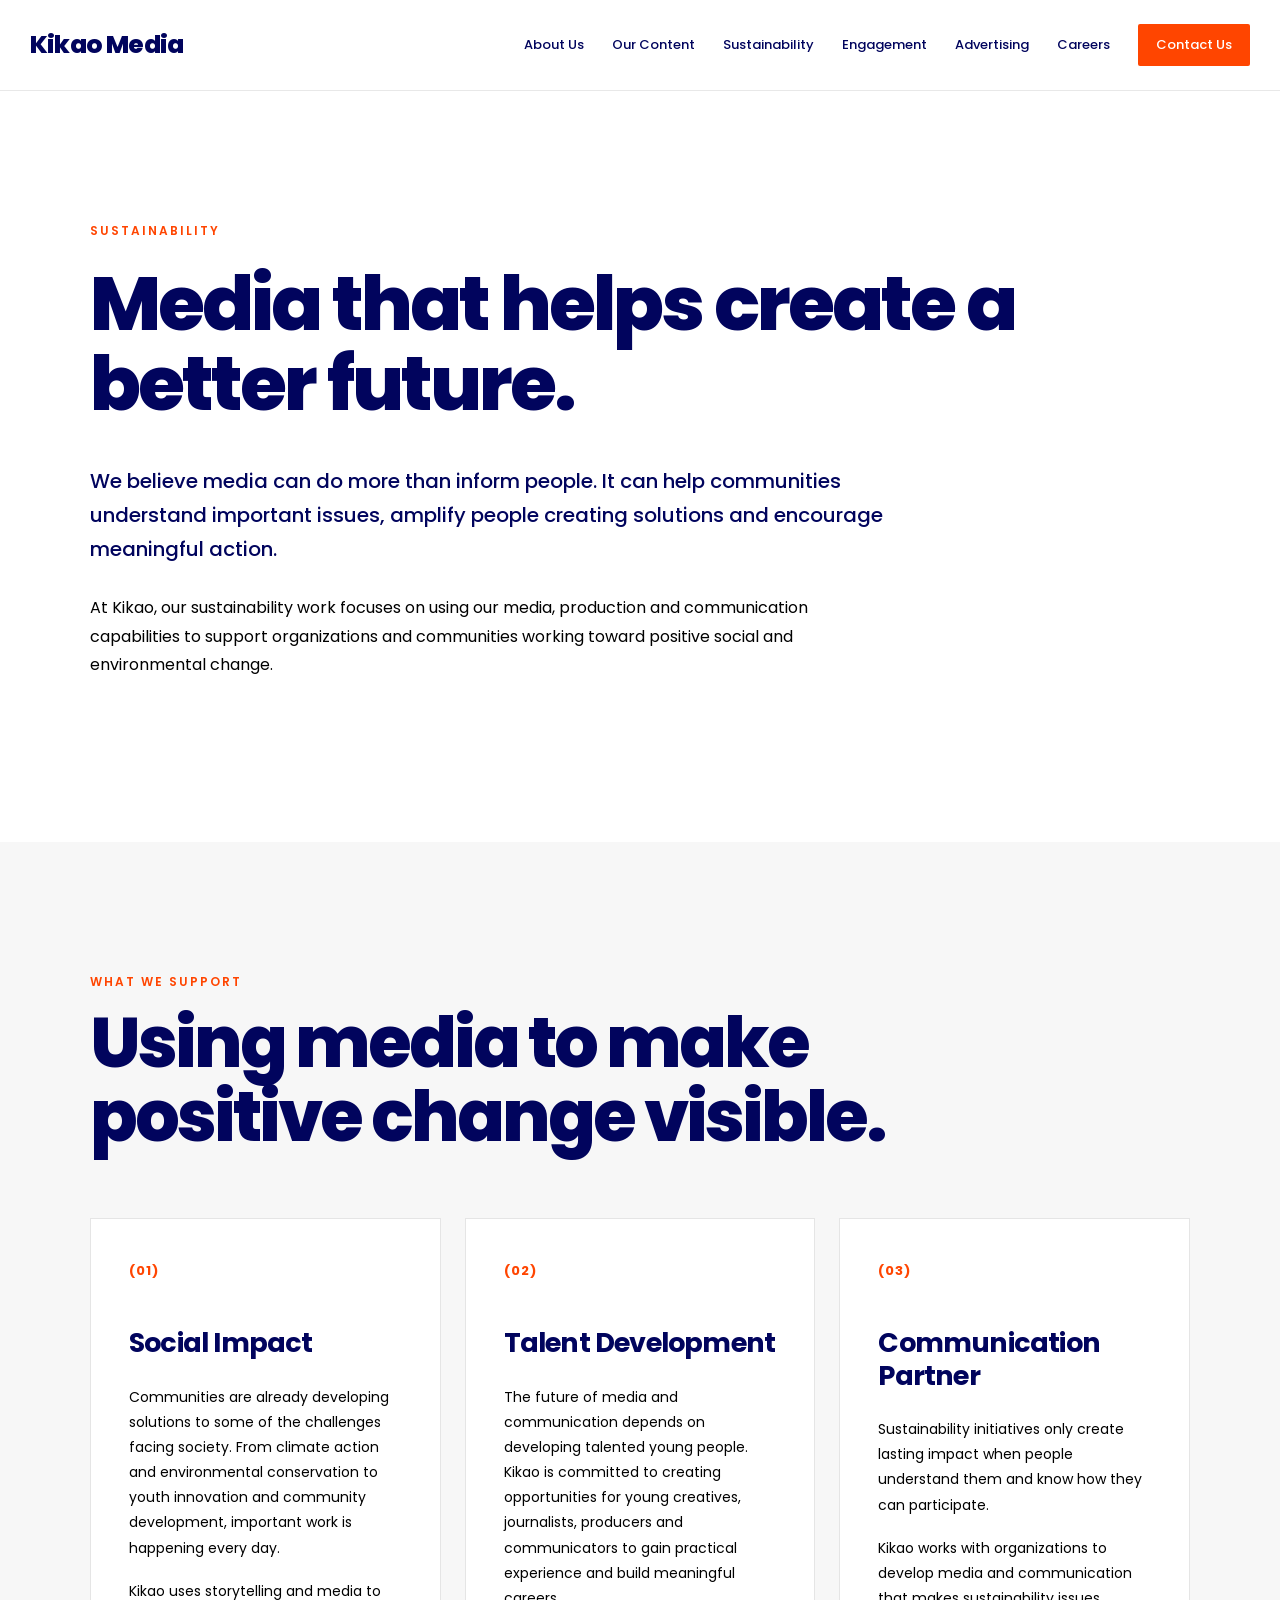
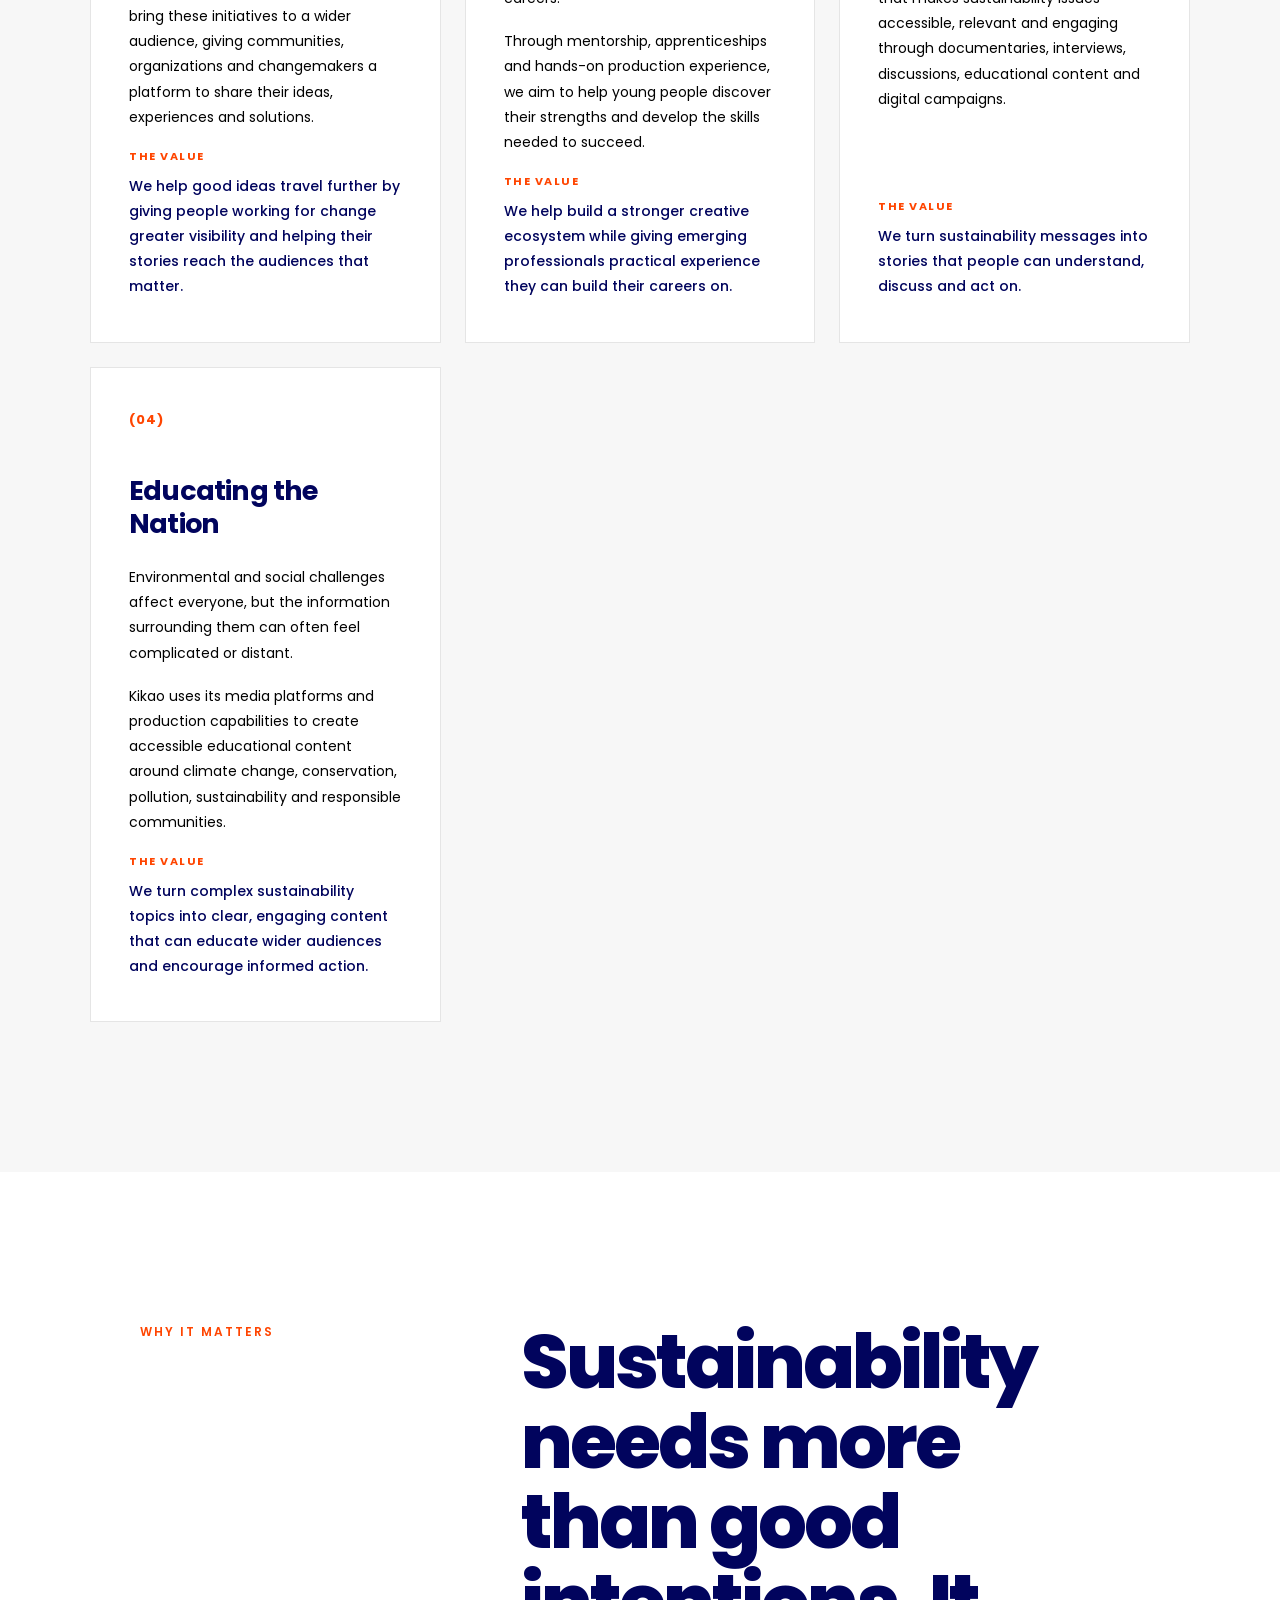
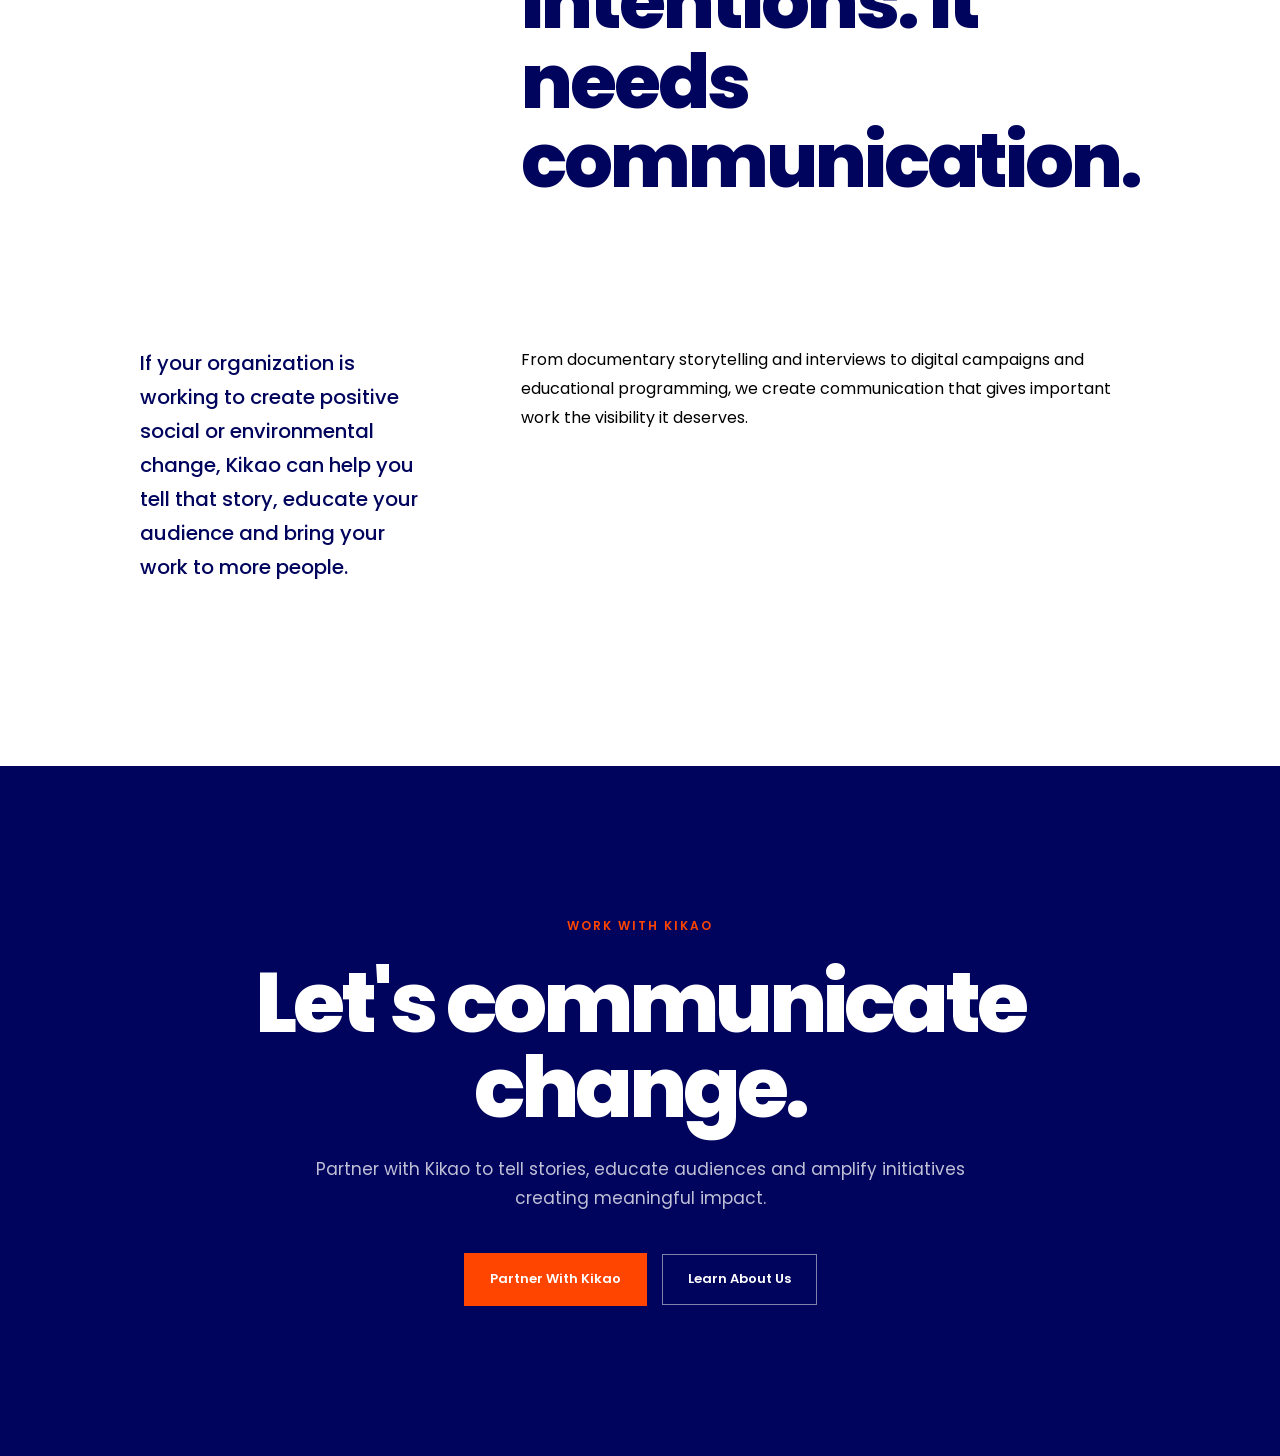
<file: Kikao Media Website 2/sustainability.html>
<!DOCTYPE html>
<html lang="en">
<head>
    <meta charset="UTF-8">
    <meta name="viewport" content="width=device-width, initial-scale=1.0">

    <title>Sustainability | Kikao Media</title>

    <!-- Google Font -->
    <link rel="preconnect" href="https://fonts.googleapis.com">
    <link rel="preconnect" href="https://fonts.gstatic.com" crossorigin>
    <link href="https://fonts.googleapis.com/css2?family=Poppins:wght@400;500;600;700;800&display=swap" rel="stylesheet">

    <!-- Main CSS -->
    <link rel="stylesheet" href="kikao.css">
</head>

<body>

<!-- =========================================
     HEADER
========================================= -->

<header class="site-header">

    <div class="header-container">

        <a href="index.html" class="logo">
            Kikao Media
        </a>

        <!-- Desktop Navigation -->
        <nav class="desktop-nav">

            <a href="about.html">About Us</a>
            <a href="content.html">Our Content</a>
            <a href="sustainability.html">Sustainability</a>
            <a href="engagement.html">Engagement</a>
            <a href="advertise.html">Advertising</a>
            <a href="careers.html">Careers</a>
            <a href="contact.html" class="contact-link">Contact Us</a>

        </nav>

        <!-- Mobile Menu Button -->
        <button class="menu-button" aria-label="Open menu">

            <span></span>
            <span></span>
            <span></span>

        </button>

    </div>


    <!-- Mobile Navigation -->

    <nav class="mobile-nav">

        <a href="about.html">About Us</a>
        <a href="content.html">Our Content</a>
        <a href="sustainability.html">Sustainability</a>
        <a href="engagement.html">Engagement</a>
        <a href="advertise.html">Advertising</a>
        <a href="careers.html">Careers</a>
        <a href="contact.html">Contact Us</a>

    </nav>

</header>


<!-- =========================================
     HERO
========================================= -->

<section class="about-intro">

    <div class="about-container">

        <div class="section-eyebrow">
            SUSTAINABILITY
        </div>

        <h1>
            Media that helps create a better future.
        </h1>

        <p class="lead-text">
            We believe media can do more than inform people. It can help communities understand important issues, amplify people creating solutions and encourage meaningful action.
        </p>

        <p>
            At Kikao, our sustainability work focuses on using our media, production and communication capabilities to support organizations and communities working toward positive social and environmental change.
        </p>

    </div>

</section>


<!-- =========================================
     SUSTAINABILITY AREAS
========================================= -->

<section class="what-we-do">

    <div class="about-container">

        <div class="section-eyebrow">
            WHAT WE SUPPORT
        </div>

        <h2>
            Using media to make positive change visible.
        </h2>


        <div class="service-grid">


            <!-- CARD 01 -->

            <article class="about-service">

                <span class="service-number">
                    (01)
                </span>

                <h3>
                    Social Impact
                </h3>

                <p>
                    Communities are already developing solutions to some of the challenges facing society. From climate action and environmental conservation to youth innovation and community development, important work is happening every day.
                </p>

                <p>
                    Kikao uses storytelling and media to bring these initiatives to a wider audience, giving communities, organizations and changemakers a platform to share their ideas, experiences and solutions.
                </p>

                <span class="value-label">
                    THE VALUE
                </span>

                <p class="value-text">
                    We help good ideas travel further by giving people working for change greater visibility and helping their stories reach the audiences that matter.
                </p>

            </article>


            <!-- CARD 02 -->

            <article class="about-service">

                <span class="service-number">
                    (02)
                </span>

                <h3>
                    Talent Development
                </h3>

                <p>
                    The future of media and communication depends on developing talented young people. Kikao is committed to creating opportunities for young creatives, journalists, producers and communicators to gain practical experience and build meaningful careers.
                </p>

                <p>
                    Through mentorship, apprenticeships and hands-on production experience, we aim to help young people discover their strengths and develop the skills needed to succeed.
                </p>

                <span class="value-label">
                    THE VALUE
                </span>

                <p class="value-text">
                    We help build a stronger creative ecosystem while giving emerging professionals practical experience they can build their careers on.
                </p>

            </article>


            <!-- CARD 03 -->

            <article class="about-service">

                <span class="service-number">
                    (03)
                </span>

                <h3>
                    Communication Partner
                </h3>

                <p>
                    Sustainability initiatives only create lasting impact when people understand them and know how they can participate.
                </p>

                <p>
                    Kikao works with organizations to develop media and communication that makes sustainability issues accessible, relevant and engaging through documentaries, interviews, discussions, educational content and digital campaigns.
                </p>

                <span class="value-label">
                    THE VALUE
                </span>

                <p class="value-text">
                    We turn sustainability messages into stories that people can understand, discuss and act on.
                </p>

            </article>


            <!-- CARD 04 -->

            <article class="about-service">

                <span class="service-number">
                    (04)
                </span>

                <h3>
                    Educating the Nation
                </h3>

                <p>
                    Environmental and social challenges affect everyone, but the information surrounding them can often feel complicated or distant.
                </p>

                <p>
                    Kikao uses its media platforms and production capabilities to create accessible educational content around climate change, conservation, pollution, sustainability and responsible communities.
                </p>

                <span class="value-label">
                    THE VALUE
                </span>

                <p class="value-text">
                    We turn complex sustainability topics into clear, engaging content that can educate wider audiences and encourage informed action.
                </p>

            </article>


        </div>

    </div>

</section>


<!-- =========================================
     CLOSING
========================================= -->

<section class="our-media">

    <div class="media-container">

        <div class="section-eyebrow">
            WHY IT MATTERS
        </div>

        <h2>
            Sustainability needs more than good intentions. It needs communication.
        </h2>

        <p class="lead-text">
            If your organization is working to create positive social or environmental change, Kikao can help you tell that story, educate your audience and bring your work to more people.
        </p>

        <p>
            From documentary storytelling and interviews to digital campaigns and educational programming, we create communication that gives important work the visibility it deserves.
        </p>

    </div>

</section>


<!-- =========================================
     CTA
========================================= -->

<section class="about-cta">

    <div class="cta-container">

        <div class="section-eyebrow">
            WORK WITH KIKAO
        </div>

        <h2>
            Let's communicate change.
        </h2>

        <p>
            Partner with Kikao to tell stories, educate audiences and amplify initiatives creating meaningful impact.
        </p>

        <div class="cta-buttons">

            <a href="contact.html" class="primary-button">
                Partner With Kikao
            </a>

            <a href="about.html" class="secondary-button">
                Learn About Us
            </a>

        </div>

    </div>

</section>


<!-- =========================================
     JAVASCRIPT
========================================= -->

<script>

const menuButton = document.querySelector(".menu-button");
const mobileNav = document.querySelector(".mobile-nav");

menuButton.addEventListener("click", function () {

    mobileNav.classList.toggle("active");

});

</script>

</body>
</html>
</file>
<file: Kikao Media Website 2/kikao.css>
/* =========================================
   KIKAO MEDIA SERVICES
   MAIN STYLESHEET
========================================= */


/* =========================================
   VARIABLES
========================================= */

:root {
    /* Kikao Brand Colors */
    --primary-color: #01045d;
    --accent-color: #ff4500;

    /* Supporting Colors */
    --text-color: #01045d;
    --muted-color: #000;
    --background-color: #ffffff;
    --border-color: #e8e8e8;

    /* Layout */
    --max-width: 1400px;
}


/* =========================================
   RESET
========================================= */

* {
    margin: 0;
    padding: 0;
    box-sizing: border-box;
}

html {
    scroll-behavior: smooth;
}

body {
    font-family: "Poppins", sans-serif;
    background: var(--background-color);
    color: var(--text-color);
    line-height: 1.6;
}

a {
    color: inherit;
    text-decoration: none;
}


/* =========================================
   HEADER
========================================= */

.site-header {
    width: 100%;
    background: var(--background-color);
    border-bottom: 1px solid var(--border-color);

    position: relative;
    z-index: 1000;
}

.header-container {
    width: min(100% - 60px, var(--max-width));
    min-height: 90px;
    margin: 0 auto;

    display: flex;
    align-items: center;
    justify-content: space-between;
    gap: 40px;
}


/* =========================================
   LOGO
========================================= */

.logo {
    color: var(--primary-color);

    font-size: 25px;
    font-weight: 800;

    letter-spacing: -0.8px;
    white-space: nowrap;

    transition: color 0.25s ease, opacity 0.25s ease;
}

.logo:hover {
    color: var(--accent-color);
}


/* =========================================
   DESKTOP NAVIGATION
========================================= */

.desktop-nav {
    display: flex;
    align-items: center;
    gap: 28px;
}

.desktop-nav a {
    color: var(--primary-color);

    font-size: 13px;
    font-weight: 500;

    white-space: nowrap;

    transition:
        color 0.25s ease,
        opacity 0.25s ease;
}

.desktop-nav a:hover {
    color: var(--accent-color);
}


/* Contact CTA */

.desktop-nav .contact-link {
    color: #ffffff;
    background: var(--accent-color);

    padding: 11px 18px;

    border-radius: 2px;

    transition:
        background 0.25s ease,
        opacity 0.25s ease;
}

.desktop-nav .contact-link:hover {
    color: #ffffff;
    background: var(--primary-color);
    opacity: 1;
}


/* =========================================
   MOBILE MENU BUTTON
========================================= */

.menu-button {
    width: 42px;
    height: 42px;

    border: none;
    background: transparent;

    display: none;

    flex-direction: column;
    justify-content: center;
    align-items: center;

    gap: 5px;

    cursor: pointer;
}

.menu-button span {
    display: block;

    width: 22px;
    height: 2px;

    background: var(--primary-color);

    transition:
        transform 0.25s ease,
        opacity 0.25s ease;
}


/* =========================================
   MOBILE NAVIGATION
========================================= */

.mobile-nav {
    display: none;

    width: 100%;

    padding: 15px 30px 25px;

    background: var(--background-color);

    border-top: 1px solid var(--border-color);
}

.mobile-nav a {
    display: block;

    padding: 14px 0;

    color: var(--primary-color);

    font-size: 14px;
    font-weight: 500;

    border-bottom: 1px solid var(--border-color);

    transition: color 0.25s ease;
}

.mobile-nav a:last-child {
    border-bottom: none;
}

.mobile-nav a:hover {
    color: var(--accent-color);
}

.mobile-nav.active {
    display: block;
}


/* =========================================
   HERO
========================================= */

.hero {
    width: 100%;

    overflow: hidden;

    background: var(--background-color);
}

.hero-image {
    display: block;

    width: 100%;
    height: auto;

    min-height: 300px;

    object-fit: cover;
}


/* =========================================
   STATISTICS
========================================= */

.stats {
    width: 100%;

    background: var(--background-color);
}

.stats-container {
    width: min(100% - 60px, var(--max-width));
    margin: 0 auto;

    display: grid;

    grid-template-columns: repeat(4, 1fr);
}


/* Individual statistic */

.stat-item {
    min-height: 170px;

    padding: 40px 30px;

    display: flex;
    flex-direction: column;
    justify-content: center;

    border-right: 1px solid var(--accent-color);
}

.stat-item:last-child {
    border-right: none;
}


/* =========================================
   STAT NUMBER
========================================= */

.stat-number {
    color: var(--primary-color);

    font-size: clamp(30px, 4vw, 48px);

    font-weight: 800;

    line-height: 1.1;

    letter-spacing: -1.5px;
}


/* =========================================
   STAT LABEL
========================================= */

.stat-label {
    margin-top: 8px;

    color: var(--muted-color);

    font-size: 13px;
    font-weight: 400;

    line-height: 1.5;
}


/* =========================================
   NEXT SECTION
========================================= */

.next-section {
    padding: 120px 30px;

    background: var(--background-color);
}

.section-container {
    width: min(100%, 900px);

    margin: 0 auto;
}


/* Eyebrow */

.section-eyebrow {
    margin-bottom: 15px;

    color: var(--accent-color);

    font-size: 12px;
    font-weight: 600;

    letter-spacing: 2px;
}


/* Main heading */

.section-container h2 {
    margin-bottom: 20px;

    color: var(--primary-color);

    font-size: clamp(36px, 6vw, 72px);

    font-weight: 800;

    letter-spacing: -3px;

    line-height: 1.05;
}


/* Section paragraph */

.section-container > p:last-child {
    max-width: 650px;

    color: var(--muted-color);

    font-size: 17px;
}


/* =========================================
   TABLET
========================================= */

@media (max-width: 1100px) {

    .desktop-nav {
        gap: 18px;
    }

    .desktop-nav a {
        font-size: 12px;
    }

    .logo {
        font-size: 22px;
    }

    .header-container {
        width: min(100% - 40px, var(--max-width));
    }

    .stats-container {
        width: min(100% - 40px, var(--max-width));
    }

    .stat-item {
        padding: 35px 20px;
    }

}


/* =========================================
   MOBILE
========================================= */

@media (max-width: 800px) {

    /* Header */

    .header-container {
        min-height: 75px;

        width: calc(100% - 40px);
    }

    .logo {
        font-size: 20px;

        letter-spacing: -0.6px;
    }


    /* Hide desktop navigation */

    .desktop-nav {
        display: none;
    }


    /* Show mobile button */

    .menu-button {
        display: flex;
    }


    /* Hero */

    .hero-image {
        min-height: 220px;

        object-fit: cover;
    }


    /* Statistics */

    .stats-container {
        width: 100%;

        display: block;
    }

    .stat-item {
        min-height: auto;

        padding: 30px 25px;

        border-right: none;

        border-bottom: 1px solid var(--accent-color);
    }

    .stat-item:last-child {
        border-bottom: none;
    }

    .stat-number {
        font-size: 38px;
    }

    .stat-label {
        font-size: 13px;
    }


    /* Next section */

    .next-section {
        padding: 80px 25px;
    }

    .section-container h2 {
        letter-spacing: -2px;
    }

}


/* =========================================
   SMALL PHONES
========================================= */

@media (max-width: 450px) {

    .logo {
        font-size: 18px;
    }

    .header-container {
        width: calc(100% - 30px);
    }

    .mobile-nav {
        padding-left: 20px;

        padding-right: 20px;
    }

    .hero-image {
        min-height: 190px;
    }

    .stat-item {
        padding: 27px 20px;
    }

    .stat-number {
        font-size: 34px;
    }

    .next-section {
        padding: 70px 20px;
    }

}

/* =========================================
   KIKAO MEDIA SERVICES
   ABOUT PAGE STYLING
========================================= */


/* =========================================
   GLOBAL ABOUT PAGE CONTAINERS
========================================= */

.about-container,
.content-container,
.media-container,
.cta-container {
    width: min(100% - 60px, 1200px);
    margin-left: auto;
    margin-right: auto;
}


/* =========================================
   WHO WE ARE
========================================= */

.about-intro {
    padding: 130px 0 140px;
    background: #ffffff;
}

.about-container {
    max-width: 1100px;
}

.about-intro .section-eyebrow {
    margin-bottom: 24px;
}

.about-intro h1 {
    max-width: 1050px;

    margin-bottom: 40px;

    color: var(--primary-color);

    font-size: clamp(42px, 6vw, 76px);
    font-weight: 800;

    line-height: 1.05;
    letter-spacing: -3px;
}

.about-intro p {
    max-width: 800px;

    margin-bottom: 22px;

    color: var(--muted-color);

    font-size: 16px;
    line-height: 1.8;
}

.about-intro .lead-text {
    max-width: 850px;

    margin-bottom: 28px;

    color: var(--primary-color);

    font-size: 20px;
    font-weight: 500;

    line-height: 1.7;
}


/* =========================================
   WHAT WE DO
========================================= */

.what-we-do {
    padding: 130px 0 150px;

    background: #f7f7f7;
}

.what-we-do h2,
.our-approach h2,
.why-kikao h2 {
    max-width: 900px;

    margin-bottom: 65px;

    color: var(--primary-color);

    font-size: clamp(40px, 5.5vw, 70px);
    font-weight: 800;

    line-height: 1.05;
    letter-spacing: -3px;
}


/* =========================================
   SERVICE CARDS
========================================= */

.service-grid {
    display: grid;

    grid-template-columns: repeat(3, 1fr);

    gap: 24px;
}

.about-service {
    min-height: 520px;

    padding: 42px 38px;

    background: #ffffff;

    border: 1px solid #e5e5e5;

    display: flex;
    flex-direction: column;

    transition:
        transform 0.3s ease,
        border-color 0.3s ease,
        box-shadow 0.3s ease;
}

.about-service:hover {
    transform: translateY(-6px);

    border-color: var(--accent-color);

    box-shadow: 0 15px 40px rgba(0, 0, 0, 0.06);
}


/* Service number */

.service-number {
    display: block;

    margin-bottom: 35px;

    color: var(--accent-color);

    font-size: 13px;
    font-weight: 600;

    letter-spacing: 1px;
}


/* Service heading */

.about-service h3 {
    margin-bottom: 25px;

    color: var(--primary-color);

    font-size: 27px;
    font-weight: 700;

    line-height: 1.2;
    letter-spacing: -0.8px;
}


/* Service paragraphs */

.about-service p {
    margin-bottom: 18px;

    color: var(--muted-color);

    font-size: 14px;

    line-height: 1.8;
}


/* Value section */

.value-label {
    margin-top: auto;
    margin-bottom: 8px;

    color: var(--accent-color);

    font-size: 11px;
    font-weight: 700;

    letter-spacing: 1.5px;
}

.about-service .value-text {
    margin-bottom: 0;

    color: var(--primary-color);

    font-size: 14px;
    font-weight: 500;
}


/* =========================================
   OUR MEDIA
========================================= */

.our-media {
    padding: 150px 0;

    background: #ffffff;
}

.media-container {
    max-width: 1000px;
}

.our-media .section-eyebrow {
    margin-bottom: 24px;
}

.our-media h2 {
    max-width: 900px;

    margin-bottom: 45px;

    color: var(--primary-color);

    font-size: clamp(42px, 6vw, 76px);
    font-weight: 800;

    line-height: 1.05;
    letter-spacing: -3px;
}

.our-media p {
    max-width: 780px;

    margin-bottom: 22px;

    color: var(--muted-color);

    font-size: 16px;
    line-height: 1.8;
}

.our-media .lead-text {
    max-width: 850px;

    margin-bottom: 32px;

    color: var(--primary-color);

    font-size: 20px;
    font-weight: 500;

    line-height: 1.7;
}


/* =========================================
   OUR APPROACH
========================================= */

.our-approach {
    padding: 140px 0 160px;

    background: #f7f7f7;
}

.our-approach h2 {
    margin-bottom: 65px;
}


/* Approach cards */

.approach-grid {
    display: grid;

    grid-template-columns: repeat(3, 1fr);

    gap: 24px;
}

.approach-item {
    min-height: 350px;

    padding: 40px;

    background: #ffffff;

    border: 1px solid #e5e5e5;

    transition:
        transform 0.3s ease,
        border-color 0.3s ease,
        box-shadow 0.3s ease;
}

.approach-item:hover {
    transform: translateY(-6px);

    border-color: var(--accent-color);

    box-shadow: 0 15px 40px rgba(0, 0, 0, 0.06);
}

.approach-number {
    display: block;

    margin-bottom: 40px;

    color: var(--accent-color);

    font-size: 13px;
    font-weight: 600;

    letter-spacing: 1px;
}

.approach-item h3 {
    margin-bottom: 8px;

    color: var(--primary-color);

    font-size: 30px;
    font-weight: 700;

    letter-spacing: -1px;
}

.approach-item h4 {
    margin-bottom: 22px;

    color: var(--primary-color);

    font-size: 15px;
    font-weight: 500;
}

.approach-item p {
    color: var(--muted-color);

    font-size: 14px;

    line-height: 1.8;
}


/* =========================================
   WHY KIKAO
========================================= */

.why-kikao {
    padding: 150px 0;

    background: #ffffff;
}

.why-kikao h2 {
    margin-bottom: 70px;
}


/* Why cards */

.why-grid {
    display: grid;

    grid-template-columns: repeat(2, 1fr);

    gap: 24px;
}

.why-item {
    padding: 40px;

    border: 1px solid #e5e5e5;

    background: #01045d;

    transition:
        border-color 0.3s ease,
        transform 0.3s ease,
        box-shadow 0.3s ease;
}

.why-item:hover {
    transform: translateY(-5px);

    border-color: var(--accent-color);

    box-shadow: 0 15px 40px rgba(0, 0, 0, 0.05);
}

.why-number {
    display: block;

    margin-bottom: 25px;

    color: var(--accent-color);

    font-size: 12px;
    font-weight: 600;

    letter-spacing: 1px;
}

.why-item h3 {
    margin-bottom: 15px;

    color: var(--primary-color);

    font-size: 24px;
    font-weight: 700;

    letter-spacing: -0.5px;
}

.why-item p {
    max-width: 500px;

    color: var(--muted-color);

    font-size: 14px;

    line-height: 1.8;
}


/* =========================================
   CALL TO ACTION
========================================= */

.about-cta {
    padding: 150px 0;

    background: var(--primary-color);

    text-align: center;
}

.cta-container {
    max-width: 900px;
}

.about-cta .section-eyebrow {
    margin-bottom: 25px;

    color: var(--accent-color);
}

.about-cta h2 {
    margin-bottom: 25px;

    color: #ffffff;

    font-size: clamp(45px, 7vw, 85px);
    font-weight: 800;

    line-height: 1;
    letter-spacing: -4px;
}

.about-cta p {
    max-width: 650px;

    margin: 0 auto 40px;

    color: rgba(255, 255, 255, 0.75);

    font-size: 17px;

    line-height: 1.7;
}


/* =========================================
   CTA BUTTONS
========================================= */

.cta-buttons {
    display: flex;

    justify-content: center;
    align-items: center;

    gap: 15px;
}

.primary-button,
.secondary-button {
    display: inline-flex;

    align-items: center;
    justify-content: center;

    padding: 14px 25px;

    font-size: 13px;
    font-weight: 600;

    transition:
        background 0.25s ease,
        color 0.25s ease,
        border-color 0.25s ease;
}


/* Orange button */

.primary-button {
    color: #ffffff;

    background: var(--accent-color);

    border: 1px solid var(--accent-color);
}

.primary-button:hover {
    color: var(--primary-color);

    background: #ffffff;

    border-color: #ffffff;
}


/* Outline button */

.secondary-button {
    color: #ffffff;

    background: transparent;

    border: 1px solid rgba(255, 255, 255, 0.5);
}

.secondary-button:hover {
    color: var(--primary-color);

    background: #ffffff;

    border-color: #ffffff;
}


/* =========================================
   TABLET
========================================= */

@media (max-width: 900px) {

    .about-container,
    .content-container,
    .media-container,
    .cta-container {
        width: min(100% - 50px, 750px);
    }


    .service-grid,
    .approach-grid {
        grid-template-columns: 1fr;
    }


    .about-service {
        min-height: auto;
    }


    .approach-item {
        min-height: auto;
    }


    .why-grid {
        grid-template-columns: 1fr;
    }


    .about-intro,
    .our-media,
    .why-kikao {
        padding: 100px 0;
    }


    .what-we-do,
    .our-approach {
        padding: 100px 0;
    }


    .about-intro h1,
    .our-media h2,
    .what-we-do h2,
    .our-approach h2,
    .why-kikao h2 {
        letter-spacing: -2px;
    }

}


/* =========================================
   MOBILE
========================================= */

@media (max-width: 600px) {

    .about-container,
    .content-container,
    .media-container,
    .cta-container {
        width: calc(100% - 40px);
    }


    /* Who We Are */

    .about-intro {
        padding: 80px 0 90px;
    }

    .about-intro h1 {
        margin-bottom: 30px;

        font-size: clamp(38px, 11vw, 55px);

        letter-spacing: -2px;
    }

    .about-intro .lead-text {
        font-size: 17px;
    }

    .about-intro p {
        font-size: 14px;
    }


    /* What We Do */

    .what-we-do {
        padding: 80px 0 90px;
    }

    .what-we-do h2,
    .our-approach h2,
    .why-kikao h2 {
        margin-bottom: 45px;

        font-size: clamp(38px, 10vw, 55px);

        letter-spacing: -2px;
    }


    /* Service Cards */

    .service-grid {
        gap: 18px;
    }

    .about-service {
        padding: 30px;

        min-height: 0;
    }

    .about-service h3 {
        font-size: 24px;
    }


    /* Our Media */

    .our-media {
        padding: 90px 0;
    }

    .our-media h2 {
        margin-bottom: 35px;

        font-size: clamp(40px, 11vw, 58px);

        letter-spacing: -2px;
    }

    .our-media .lead-text {
        font-size: 17px;
    }

    .our-media p {
        font-size: 14px;
    }


    /* Approach */

    .our-approach {
        padding: 90px 0;
    }

    .approach-grid {
        gap: 18px;
    }

    .approach-item {
        padding: 30px;
    }

    .approach-item h3 {
        font-size: 27px;
    }


    /* Why Kikao */

    .why-kikao {
        padding: 90px 0;
    }

    .why-grid {
        gap: 18px;
    }

    .why-item {
        padding: 30px;
    }


    /* CTA */

    .about-cta {
        padding: 90px 0;
    }

    .about-cta h2 {
        font-size: clamp(42px, 12vw, 65px);

        letter-spacing: -3px;
    }

    .about-cta p {
        font-size: 15px;
    }

    .cta-buttons {
        flex-direction: column;

        width: 100%;
    }

    .primary-button,
    .secondary-button {
        width: 100%;
    }

}


/* =========================================
   VERY SMALL PHONES
========================================= */

@media (max-width: 380px) {

    .about-container,
    .content-container,
    .media-container,
    .cta-container {
        width: calc(100% - 30px);
    }

    .about-service,
    .approach-item,
    .why-item {
        padding: 25px;
    }

}

/* =========================================
   KIKAO MEDIA GROUP
   DATA PRIVACY PAGE
========================================= */


/* =========================================
   VARIABLES
========================================= */

:root {

    --privacy-primary: #01045d;
    --privacy-accent: #ff4500;

    --privacy-text: #111111;
    --privacy-muted: #666666;

    --privacy-background: #ffffff;
    --privacy-light: #f7f7f7;

    --privacy-border: #e5e5e5;

}


/* =========================================
   GENERAL
========================================= */

.privacy-container {

    width: min(
        calc(100% - 60px),
        1200px
    );

    margin: 0 auto;

}


/* =========================================
   HERO
========================================= */

.privacy-hero {

    padding: 120px 0 100px;

    background: var(--privacy-light);

    border-bottom: 1px solid var(--privacy-border);

}


.privacy-eyebrow {

    margin-bottom: 20px;

    color: var(--privacy-accent);

    font-size: 12px;
    font-weight: 700;

    letter-spacing: 2px;

}


.privacy-hero h1 {

    max-width: 900px;

    margin-bottom: 30px;

    color: var(--privacy-primary);

    font-size: clamp(
        52px,
        8vw,
        110px
    );

    font-weight: 800;

    letter-spacing: -5px;

    line-height: 0.95;

}


.privacy-intro {

    max-width: 650px;

    color: var(--privacy-muted);

    font-size: 18px;

    line-height: 1.7;

}


/* =========================================
   CONTENT
========================================= */

.privacy-content {

    padding: 100px 0 140px;

    background: var(--privacy-background);

}


/* =========================================
   PRIVACY SECTION
========================================= */

.privacy-section {

    display: grid;

    grid-template-columns: 100px 1fr;

    gap: 60px;

    padding: 70px 0;

    border-bottom: 1px solid var(--privacy-border);

}


.privacy-section:first-child {

    padding-top: 0;

}


.privacy-section:last-child {

    border-bottom: none;

}


/* =========================================
   NUMBER
========================================= */

.privacy-number {

    color: var(--privacy-accent);

    font-size: 14px;

    font-weight: 700;

    letter-spacing: 1px;

}


/* =========================================
   COPY
========================================= */

.privacy-copy {

    max-width: 800px;

}


.privacy-copy h2 {

    margin-bottom: 25px;

    color: var(--privacy-primary);

    font-size: clamp(
        28px,
        4vw,
        48px
    );

    font-weight: 800;

    letter-spacing: -1.5px;

    line-height: 1.1;

}


.privacy-copy p {

    margin-bottom: 20px;

    color: var(--privacy-text);

    font-size: 16px;

    line-height: 1.8;

}


.privacy-copy ul {

    margin: 25px 0;

    padding-left: 22px;

}


.privacy-copy li {

    margin-bottom: 13px;

    padding-left: 5px;

    color: var(--privacy-text);

    font-size: 16px;

    line-height: 1.7;

}


.privacy-copy strong {

    color: var(--privacy-primary);

}


/* =========================================
   CONTACT
========================================= */

.privacy-contact {

    margin-top: 35px;

    padding: 30px;

    background: var(--privacy-light);

    border-left: 4px solid var(--privacy-accent);

}


.privacy-contact p {

    margin-bottom: 8px;

}


.privacy-contact a {

    color: var(--privacy-primary);

    font-weight: 600;

}


.privacy-contact a:hover {

    color: var(--privacy-accent);

}


/* =========================================
   UPDATED DATE
========================================= */

.privacy-updated {

    margin-top: 35px;

    padding-top: 20px;

    border-top: 1px solid var(--privacy-border);

}


/* =========================================
   FOOTER
========================================= */

.site-footer {

    padding: 70px 0 25px;

    background: var(--privacy-primary);

    color: #ffffff;

}


.footer-container {

    width: min(
        calc(100% - 60px),
        1200px
    );

    margin: 0 auto;

    display: flex;

    justify-content: space-between;

    gap: 60px;

}


.footer-brand {

    max-width: 400px;

}


.footer-logo {

    margin-bottom: 15px;

    font-size: 22px;

    font-weight: 800;

}


.footer-brand p {

    color: rgba(255,255,255,0.7);

    font-size: 14px;

    line-height: 1.7;

}


.footer-links {

    display: flex;

    flex-wrap: wrap;

    gap: 20px 30px;

    align-content: flex-start;

}


.footer-links a {

    color: #ffffff;

    font-size: 13px;

    transition: color 0.2s ease;

}


.footer-links a:hover {

    color: var(--privacy-accent);

}


.footer-bottom {

    width: min(
        calc(100% - 60px),
        1200px
    );

    margin: 60px auto 0;

    padding-top: 25px;

    border-top: 1px solid rgba(
        255,
        255,
        255,
        0.15
    );

}


.footer-bottom p {

    color: rgba(
        255,
        255,
        255,
        0.6
    );

    font-size: 12px;

}


/* =========================================
   TABLET
========================================= */

@media (max-width: 800px) {

    .privacy-container {

        width: calc(100% - 40px);

    }


    .privacy-hero {

        padding: 80px 0 70px;

    }


    .privacy-hero h1 {

        letter-spacing: -3px;

    }


    .privacy-content {

        padding: 70px 0 90px;

    }


    .privacy-section {

        grid-template-columns: 1fr;

        gap: 15px;

        padding: 55px 0;

    }


    .privacy-number {

        margin-bottom: 5px;

    }


    .privacy-copy h2 {

        font-size: 34px;

    }


    .privacy-copy p,
    .privacy-copy li {

        font-size: 15px;

    }


    .footer-container {

        width: calc(100% - 40px);

        flex-direction: column;

        gap: 40px;

    }


    .footer-bottom {

        width: calc(100% - 40px);

    }

}


/* =========================================
   SMALL PHONES
========================================= */

@media (max-width: 450px) {

    .privacy-container {

        width: calc(100% - 30px);

    }


    .privacy-hero {

        padding: 65px 0 55px;

    }


    .privacy-hero h1 {

        font-size: 48px;

        letter-spacing: -2.5px;

    }


    .privacy-intro {

        font-size: 16px;

    }


    .privacy-content {

        padding: 60px 0 80px;

    }


    .privacy-section {

        padding: 45px 0;

    }


    .privacy-copy h2 {

        font-size: 30px;

    }


    .privacy-contact {

        padding: 22px;

    }


    .footer-container,
    .footer-bottom {

        width: calc(100% - 30px);

    }

}

/* =========================================
   HOMEPAGE INTRO
========================================= */

.intro-section {
    padding: 130px 30px;
    background: #ffffff;
}

.intro-container {
    width: min(100%, 1200px);
    margin: 0 auto;
}

.intro-container h1 {
    max-width: 1000px;

    margin-bottom: 35px;

    color: var(--primary-color, #01045d);

    font-size: clamp(50px, 8vw, 110px);

    font-weight: 800;

    letter-spacing: -5px;

    line-height: 0.95;
}

.intro-lead {
    max-width: 850px;

    margin-bottom: 30px;

    color: var(--primary-color, #01045d);

    font-size: clamp(22px, 3vw, 34px);

    font-weight: 600;

    line-height: 1.35;
}

.intro-text {
    max-width: 780px;

    margin-bottom: 20px;

    color: #555555;

    font-size: 16px;

    line-height: 1.8;
}


/* =========================================
   SERVICES
========================================= */

.services-section {
    padding: 120px 30px;

    background: #f7f7f7;
}

.services-container {
    width: min(100%, 1200px);

    margin: 0 auto;
}

.services-heading {
    max-width: 850px;

    margin-bottom: 70px;
}

.services-heading h2 {
    color: #01045d;

    font-size: clamp(42px, 6vw, 78px);

    font-weight: 800;

    letter-spacing: -3px;

    line-height: 1.05;
}

.services-heading h2 span {
    color: #ff4500;
}


.services-grid {
    display: grid;

    grid-template-columns:
        repeat(3, 1fr);

    gap: 20px;
}


.service-card {
    min-height: 330px;

    padding: 35px;

    background: #ffffff;

    border: 1px solid #e8e8e8;

    display: flex;

    flex-direction: column;

    transition:
        transform 0.25s ease,
        box-shadow 0.25s ease;
}

.service-card:hover {
    transform: translateY(-5px);

    box-shadow:
        0 15px 40px rgba(0,0,0,0.07);
}

.service-number {
    margin-bottom: 45px;

    color: #ff4500;

    font-size: 13px;

    font-weight: 700;
}

.service-card h3 {
    margin-bottom: 20px;

    color: #01045d;

    font-size: 24px;

    font-weight: 700;

    line-height: 1.2;
}

.service-card p {
    margin-top: auto;

    color: #666666;

    font-size: 14px;

    line-height: 1.7;
}


/* =========================================
   MEDIA
========================================= */

.media-section {
    padding: 130px 30px;

    background: #ffffff;
}

.media-container {
    width: min(100%, 1200px);

    margin: 0 auto;

    display: grid;

    grid-template-columns:
        1fr 1fr;

    gap: 100px;
}

.media-heading h2 {
    color: #01045d;

    font-size: clamp(40px, 5vw, 68px);

    font-weight: 800;

    letter-spacing: -3px;

    line-height: 1.05;
}

.media-content p {
    margin-bottom: 25px;

    color: #555555;

    font-size: 17px;

    line-height: 1.8;
}


/* =========================================
   WHY KIKAO
========================================= */

.why-section {
    padding: 120px 30px;

    background: #01045d;

    color: #ffffff;
}

.why-container {
    width: min(100%, 1200px);

    margin: 0 auto;
}

.why-heading {
    max-width: 800px;

    margin-bottom: 70px;
}

.why-heading .section-eyebrow {
    color: #ff4500;
}

.why-heading h2 {
    color: #ffffff;

    font-size: clamp(45px, 6vw, 80px);

    font-weight: 800;

    letter-spacing: -3px;

    line-height: 1;
}


.why-grid {
    display: grid;

    grid-template-columns:
        repeat(3, 1fr);

    gap: 25px;
}


.why-item {
    padding: 35px;

    border: 1px solid rgba(
        255,
        255,
        255,
        0.2
    );
}

.why-number {
    display: block;

    margin-bottom: 45px;

    color: #ff4500;

    font-size: 13px;

    font-weight: 700;
}

.why-item h3 {
    margin-bottom: 20px;

    color: #ffffff;

    font-size: 25px;

    line-height: 1.2;
}

.why-item p {
    color: rgba(
        255,
        255,
        255,
        0.7
    );

    font-size: 14px;

    line-height: 1.7;
}


/* =========================================
   PARTNERSHIP CTA
========================================= */

.partnership-section {
    padding: 140px 30px;

    background: #ffffff;

    text-align: center;
}

.partnership-container {
    width: min(100%, 900px);

    margin: 0 auto;
}

.partnership-container h2 {
    margin-bottom: 30px;

    color: #01045d;

    font-size: clamp(45px, 7vw, 90px);

    font-weight: 800;

    letter-spacing: -4px;

    line-height: 0.98;
}

.partnership-container > p:not(.section-eyebrow) {
    max-width: 700px;

    margin: 0 auto 40px;

    color: #666666;

    font-size: 17px;

    line-height: 1.8;
}


/* =========================================
   BUTTON
========================================= */

.primary-button {
    display: inline-block;

    padding: 15px 25px;

    background: #ff4500;

    color: #ffffff;

    font-size: 13px;

    font-weight: 600;

    transition:
        opacity 0.25s ease,
        transform 0.25s ease;
}

.primary-button:hover {
    opacity: 0.85;

    transform: translateY(-2px);
}


/* =========================================
   RESPONSIVE
========================================= */

@media (max-width: 900px) {

    .services-grid {
        grid-template-columns:
            repeat(2, 1fr);
    }

    .media-container {
        grid-template-columns: 1fr;

        gap: 50px;
    }

    .why-grid {
        grid-template-columns:
            repeat(2, 1fr);
    }

}


@media (max-width: 600px) {

    .intro-section {
        padding: 85px 20px;
    }

    .intro-container h1 {
        letter-spacing: -3px;
    }

    .services-section {
        padding: 85px 20px;
    }

    .services-grid {
        grid-template-columns: 1fr;
    }

    .service-card {
        min-height: 290px;

        padding: 28px;
    }

    .media-section {
        padding: 85px 20px;
    }

    .why-section {
        padding: 85px 20px;
    }

    .why-grid {
        grid-template-columns: 1fr;
    }

    .partnership-section {
        padding: 90px 20px;
    }

    .partnership-container h2 {
        letter-spacing: -3px;
    }

}

/* =========================================
   INNER PAGE INTRO
========================================= */

.page-intro {
    padding: 130px 30px 100px;
    background: #ffffff;
}

.page-intro-container {
    width: min(100%, 1200px);
    margin: 0 auto;
}

.page-intro h1 {
    max-width: 1050px;

    margin-bottom: 40px;

    color: #01045d;

    font-size: clamp(50px, 8vw, 105px);

    font-weight: 800;

    letter-spacing: -5px;

    line-height: 0.96;
}

.page-intro-text {
    max-width: 800px;

    margin-bottom: 20px;

    color: #555555;

    font-size: 17px;

    line-height: 1.8;
}


/* =========================================
   ENGAGEMENT
========================================= */

.engagement-section {
    padding: 100px 30px;

    background: #f7f7f7;
}

.engagement-container {
    width: min(100%, 1200px);

    margin: 0 auto;
}

.engagement-grid {
    display: grid;

    grid-template-columns:
        repeat(2, 1fr);

    gap: 20px;
}

.engagement-card {
    min-height: 360px;

    padding: 40px;

    background: #ffffff;

    border: 1px solid #e5e5e5;
}

.engagement-number {
    display: block;

    margin-bottom: 70px;

    color: #ff4500;

    font-size: 13px;

    font-weight: 700;
}

.engagement-card h2 {
    max-width: 400px;

    margin-bottom: 20px;

    color: #01045d;

    font-size: 30px;

    font-weight: 700;

    line-height: 1.15;
}

.engagement-card p {
    max-width: 600px;

    color: #666666;

    font-size: 15px;

    line-height: 1.8;
}


/* =========================================
   ENGAGEMENT VALUE
========================================= */

.engagement-value {
    padding: 140px 30px;

    background: #ffffff;
}

.engagement-value-container {
    width: min(100%, 1000px);

    margin: 0 auto;
}

.engagement-value h2 {
    max-width: 950px;

    margin-bottom: 35px;

    color: #01045d;

    font-size: clamp(45px, 7vw, 85px);

    font-weight: 800;

    letter-spacing: -4px;

    line-height: 0.98;
}

.engagement-value-container > p:last-child {
    max-width: 700px;

    color: #666666;

    font-size: 17px;

    line-height: 1.8;
}


/* =========================================
   CAREERS
========================================= */

.careers-section {
    padding: 100px 30px;

    background: #f7f7f7;
}

.careers-container {
    width: min(100%, 1200px);

    margin: 0 auto;
}

.careers-grid {
    display: grid;

    grid-template-columns:
        repeat(3, 1fr);

    gap: 20px;
}

.career-card {
    min-height: 440px;

    padding: 35px;

    background: #ffffff;

    border: 1px solid #e5e5e5;
}

.career-number {
    display: block;

    margin-bottom: 55px;

    color: #ff4500;

    font-size: 13px;

    font-weight: 700;
}

.career-card h2 {
    margin-bottom: 20px;

    color: #01045d;

    font-size: 28px;

    line-height: 1.15;
}

.career-card p {
    margin-bottom: 25px;

    color: #666666;

    font-size: 14px;

    line-height: 1.7;
}

.career-card ul {
    padding-left: 18px;

    color: #555555;

    font-size: 14px;

    line-height: 2;
}


/* =========================================
   CAREERS CULTURE
========================================= */

.careers-culture {
    padding: 140px 30px;

    background: #ffffff;
}

.careers-culture-container {
    width: min(100%, 1000px);

    margin: 0 auto;
}

.careers-culture h2 {
    max-width: 950px;

    margin-bottom: 35px;

    color: #01045d;

    font-size: clamp(45px, 7vw, 85px);

    font-weight: 800;

    letter-spacing: -4px;

    line-height: 0.98;
}

.careers-culture p:not(.section-eyebrow) {
    max-width: 750px;

    margin-bottom: 20px;

    color: #666666;

    font-size: 17px;

    line-height: 1.8;
}


/* =========================================
   CONTENT / PLATFORMS
========================================= */

.platform-section {
    padding: 100px 30px;

    background: #f7f7f7;
}

.platform-container {
    width: min(100%, 1200px);

    margin: 0 auto;
}

.platform-grid {
    display: grid;

    grid-template-columns:
        repeat(3, 1fr);

    gap: 20px;
}

.platform-card {
    min-height: 330px;

    padding: 35px;

    background: #ffffff;

    border: 1px solid #e5e5e5;

    display: flex;

    flex-direction: column;
}

.platform-number {
    margin-bottom: 50px;

    color: #ff4500;

    font-size: 13px;

    font-weight: 700;
}

.platform-card h2 {
    margin-bottom: 20px;

    color: #01045d;

    font-size: 30px;

    font-weight: 700;
}

.platform-card p {
    color: #666666;

    font-size: 14px;

    line-height: 1.7;
}

.platform-link {
    margin-top: auto;

    padding-top: 25px;

    color: #ff4500;

    font-size: 13px;

    font-weight: 600;
}

.platform-link:hover {
    color: #01045d;
}


/* =========================================
   PROGRAMMING
========================================= */

.programming-section {
    padding: 130px 30px;

    background: #ffffff;
}

.programming-container {
    width: min(100%, 1200px);

    margin: 0 auto;
}

.programming-heading {
    max-width: 850px;

    margin-bottom: 70px;
}

.programming-heading h2 {
    color: #01045d;

    font-size: clamp(45px, 6vw, 75px);

    font-weight: 800;

    letter-spacing: -3px;

    line-height: 1;
}

.programming-grid {
    display: grid;

    grid-template-columns:
        repeat(4, 1fr);

    gap: 20px;
}

.program-card {
    padding: 30px;

    border: 1px solid #e5e5e5;

    background: #ffffff;
}

.program-card h3 {
    margin-bottom: 15px;

    color: #01045d;

    font-size: 20px;
}

.program-card p {
    color: #666666;

    font-size: 14px;

    line-height: 1.7;
}


/* =========================================
   SIMPLE CTA
========================================= */

.simple-cta {
    padding: 130px 30px;

    background: #01045d;

    text-align: center;
}

.simple-cta-container {
    width: min(100%, 850px);

    margin: 0 auto;
}

.simple-cta h2 {
    margin-bottom: 30px;

    color: #ffffff;

    font-size: clamp(45px, 7vw, 85px);

    font-weight: 800;

    letter-spacing: -4px;

    line-height: 0.98;
}

.simple-cta p {
    max-width: 650px;

    margin: 0 auto 35px;

    color: rgba(255,255,255,0.7);

    font-size: 16px;

    line-height: 1.7;
}

.simple-cta .primary-button {
    display: inline-block;
}


/* =========================================
   RESPONSIVE
========================================= */

@media (max-width: 900px) {

    .engagement-grid {
        grid-template-columns: 1fr;
    }

    .careers-grid {
        grid-template-columns:
            repeat(2, 1fr);
    }

    .platform-grid {
        grid-template-columns:
            repeat(2, 1fr);
    }

    .programming-grid {
        grid-template-columns:
            repeat(2, 1fr);
    }

}


@media (max-width: 600px) {

    .page-intro {
        padding: 85px 20px 70px;
    }

    .page-intro h1 {
        letter-spacing: -3px;
    }

    .engagement-section {
        padding: 70px 20px;
    }

    .engagement-card {
        min-height: auto;

        padding: 30px;
    }

    .engagement-number {
        margin-bottom: 50px;
    }

    .engagement-value {
        padding: 85px 20px;
    }

    .engagement-value h2 {
        letter-spacing: -3px;
    }

    .careers-section {
        padding: 70px 20px;
    }

    .careers-grid {
        grid-template-columns: 1fr;
    }

    .career-card {
        min-height: auto;
    }

    .careers-culture {
        padding: 85px 20px;
    }

    .careers-culture h2 {
        letter-spacing: -3px;
    }

    .platform-section {
        padding: 70px 20px;
    }

    .platform-grid {
        grid-template-columns: 1fr;
    }

    .platform-card {
        min-height: 280px;
    }

    .programming-section {
        padding: 85px 20px;
    }

    .programming-grid {
        grid-template-columns: 1fr;
    }

    .simple-cta {
        padding: 90px 20px;
    }

    .simple-cta h2 {
        letter-spacing: -3px;
    }

}

/* =========================================
   KIKAO HEALTH
   BRAND COLORS
========================================= */

.health-hero {
    padding: 120px 30px 130px;
    background: #ffffff;
}

.health-hero-container {
    width: min(100%, 1200px);
    margin: 0 auto;
}

.health-hero h1 {
    max-width: 1050px;
    margin-bottom: 35px;

    font-size: clamp(48px, 8vw, 105px);
    font-weight: 800;
    line-height: 0.98;
    letter-spacing: -5px;

    color: #01045d;
}

.health-hero-text {
    max-width: 720px;
    margin-bottom: 35px;

    font-size: 18px;
    line-height: 1.7;

    color: #111111;
}

.health-button {
    display: inline-block;

    padding: 14px 24px;

    background: #ff4500;
    color: #ffffff;

    font-size: 14px;
    font-weight: 600;

    border-radius: 2px;

    transition:
        opacity 0.25s ease,
        transform 0.25s ease;
}

.health-button:hover {
    opacity: 0.85;
    transform: translateY(-2px);
}


/* =========================================
   GENERAL CONTAINER
========================================= */

.health-container {
    width: min(calc(100% - 60px), 1200px);
    margin: 0 auto;
}

.health-section-heading {
    max-width: 850px;
    margin-bottom: 60px;
}

.health-section-heading h2 {
    margin-bottom: 20px;

    font-size: clamp(40px, 6vw, 72px);
    font-weight: 800;
    line-height: 1.02;
    letter-spacing: -3px;

    color: #01045d;
}

.health-section-heading > p:last-child {
    max-width: 650px;

    font-size: 16px;
    line-height: 1.7;

    color: #111111;
}


/* =========================================
   SECTION EYEBROW
========================================= */

.health-hero .section-eyebrow,
.health-section-heading .section-eyebrow,
.health-cta .section-eyebrow {
    margin-bottom: 15px;

    font-size: 12px;
    font-weight: 700;
    letter-spacing: 2px;

    color: #ff4500;
}


/* =========================================
   INTRODUCTION
========================================= */

.health-introduction {
    padding: 120px 30px;
    background: #f7f7f7;
}

.health-introduction-grid {
    display: grid;
    grid-template-columns: 1fr 1fr;

    gap: 80px;
    align-items: start;
}

.health-introduction h2 {
    max-width: 600px;

    font-size: clamp(38px, 5vw, 65px);
    font-weight: 800;

    line-height: 1.05;
    letter-spacing: -3px;

    color: #01045d;
}

.health-introduction-copy {
    max-width: 600px;

    font-size: 17px;
    line-height: 1.8;

    color: #111111;
}

.health-introduction-copy p + p {
    margin-top: 25px;
}


/* =========================================
   SERVICES
========================================= */

.health-services {
    padding: 120px 30px;
    background: #ffffff;
}

.health-card-grid {
    display: grid;

    grid-template-columns: repeat(3, 1fr);

    gap: 20px;
}

.health-card {
    min-height: 320px;

    padding: 35px;

    background: #ffffff;

    border: 1px solid #e5e5e5;

    display: flex;
    flex-direction: column;

    transition:
        transform 0.25s ease,
        border-color 0.25s ease;
}

.health-card:hover {
    transform: translateY(-4px);

    border-color: #01045d;
}

.health-card-number {
    margin-bottom: 45px;

    font-size: 12px;
    font-weight: 700;

    color: #ff4500;
}

.health-card h3 {
    margin-bottom: 15px;

    font-size: 24px;
    font-weight: 700;

    line-height: 1.2;

    color: #01045d;
}

.health-card p {
    margin-top: auto;

    font-size: 14px;
    line-height: 1.7;

    color: #111111;
}


/* =========================================
   OUTCOMES
========================================= */

.health-outcomes {
    padding: 120px 30px;
    background: #f7f7f7;
}

.health-outcome-grid {
    display: grid;

    grid-template-columns: repeat(2, 1fr);

    gap: 20px;
}

.health-outcome-card {
    padding: 45px;

    background: #ffffff;

    border: 1px solid #e5e5e5;

    border-left: 4px solid #ff4500;
}

.health-outcome-card h3 {
    margin-bottom: 15px;

    font-size: 28px;
    font-weight: 700;

    color: #01045d;
}

.health-outcome-card p {
    max-width: 500px;

    font-size: 15px;
    line-height: 1.7;

    color: #111111;
}


/* =========================================
   PARTNERS
========================================= */

.health-partners {
    padding: 120px 30px;

    background: #ffffff;
}


/* =========================================
   APPROACH
========================================= */

.health-approach {
    padding: 120px 30px;

    background: #f7f7f7;
}

.health-steps {
    border-top: 1px solid #dddddd;
}

.health-step {
    display: grid;

    grid-template-columns: 100px 1fr;

    gap: 30px;

    padding: 40px 0;

    border-bottom: 1px solid #dddddd;
}

.health-step-number {
    font-size: 14px;
    font-weight: 700;

    color: #ff4500;
}

.health-step h3 {
    margin-bottom: 10px;

    font-size: 28px;
    font-weight: 700;

    color: #01045d;
}

.health-step p {
    max-width: 650px;

    font-size: 15px;
    line-height: 1.7;

    color: #111111;
}


/* =========================================
   MEDIA ADVANTAGE
========================================= */

.health-media {
    padding: 120px 30px;

    background: #ffffff;
}

.health-media-box {
    display: grid;

    grid-template-columns: 1fr 1fr;

    gap: 80px;

    padding: 70px;

    background: #01045d;
}

.health-media-box .section-eyebrow {
    color: #ff4500;
}

.health-media-box h2 {
    max-width: 600px;

    font-size: clamp(40px, 5vw, 68px);
    font-weight: 800;

    line-height: 1.02;
    letter-spacing: -3px;

    color: #ffffff;
}

.health-media-box p {
    margin-bottom: 20px;

    font-size: 16px;
    line-height: 1.8;

    color: #ffffff;
}


/* =========================================
   CTA
========================================= */

.health-cta {
    padding: 140px 30px;

    text-align: center;

    background: #f7f7f7;
}

.health-cta h2 {
    max-width: 900px;

    margin: 0 auto 25px;

    font-size: clamp(45px, 7vw, 85px);
    font-weight: 800;

    line-height: 1;
    letter-spacing: -4px;

    color: #01045d;
}

.health-cta > .health-container > p:not(.section-eyebrow) {
    max-width: 650px;

    margin: 0 auto 35px;

    font-size: 17px;
    line-height: 1.7;

    color: #111111;
}


/* =========================================
   FOOTER
========================================= */

.site-footer {
    padding: 70px 30px 30px;

    background: #ffffff;

    border-top: 1px solid #e5e5e5;
}

.footer-content {
    display: flex;

    justify-content: space-between;

    gap: 60px;

    padding-bottom: 60px;
}

.footer-content .logo {
    color: #01045d;
}

.footer-content p {
    max-width: 420px;

    margin-top: 20px;

    font-size: 14px;
    line-height: 1.7;

    color: #111111;
}

.footer-links {
    display: flex;

    flex-direction: column;

    gap: 12px;
}

.footer-links a {
    font-size: 14px;

    color: #01045d;
}

.footer-links a:hover {
    color: #ff4500;
}

.footer-bottom {
    display: flex;

    justify-content: space-between;

    padding-top: 25px;

    border-top: 1px solid #e5e5e5;

    font-size: 12px;

    color: #111111;
}


/* =========================================
   MOBILE
========================================= */

@media (max-width: 800px) {

    .health-hero {
        padding: 80px 25px 90px;
    }

    .health-hero h1 {
        letter-spacing: -3px;
    }

    .health-container {
        width: calc(100% - 40px);
    }

    .health-introduction,
    .health-services,
    .health-outcomes,
    .health-partners,
    .health-approach,
    .health-media,
    .health-cta {
        padding: 80px 20px;
    }

    .health-introduction-grid {
        grid-template-columns: 1fr;

        gap: 40px;
    }

    .health-card-grid {
        grid-template-columns: 1fr;
    }

    .health-card {
        min-height: 280px;
    }

    .health-outcome-grid {
        grid-template-columns: 1fr;
    }

    .health-outcome-card {
        padding: 35px;
    }

    .health-step {
        grid-template-columns: 50px 1fr;

        gap: 15px;
    }

    .health-media-box {
        grid-template-columns: 1fr;

        gap: 40px;

        padding: 40px 30px;
    }

    .health-media-box h2 {
        letter-spacing: -2px;
    }

    .health-cta h2 {
        letter-spacing: -3px;
    }

    .footer-content {
        flex-direction: column;

        gap: 40px;
    }

    .footer-bottom {
        flex-direction: column;

        gap: 12px;
    }
}


/* =========================================
   SMALL PHONES
========================================= */

@media (max-width: 450px) {

    .health-hero h1 {
        font-size: 43px;

        letter-spacing: -2px;
    }

    .health-section-heading h2 {
        letter-spacing: -2px;
    }

    .health-card {
        padding: 27px;
    }

    .health-card-number {
        margin-bottom: 35px;
    }

    .health-media-box {
        padding: 30px 25px;
    }

}
</file>
